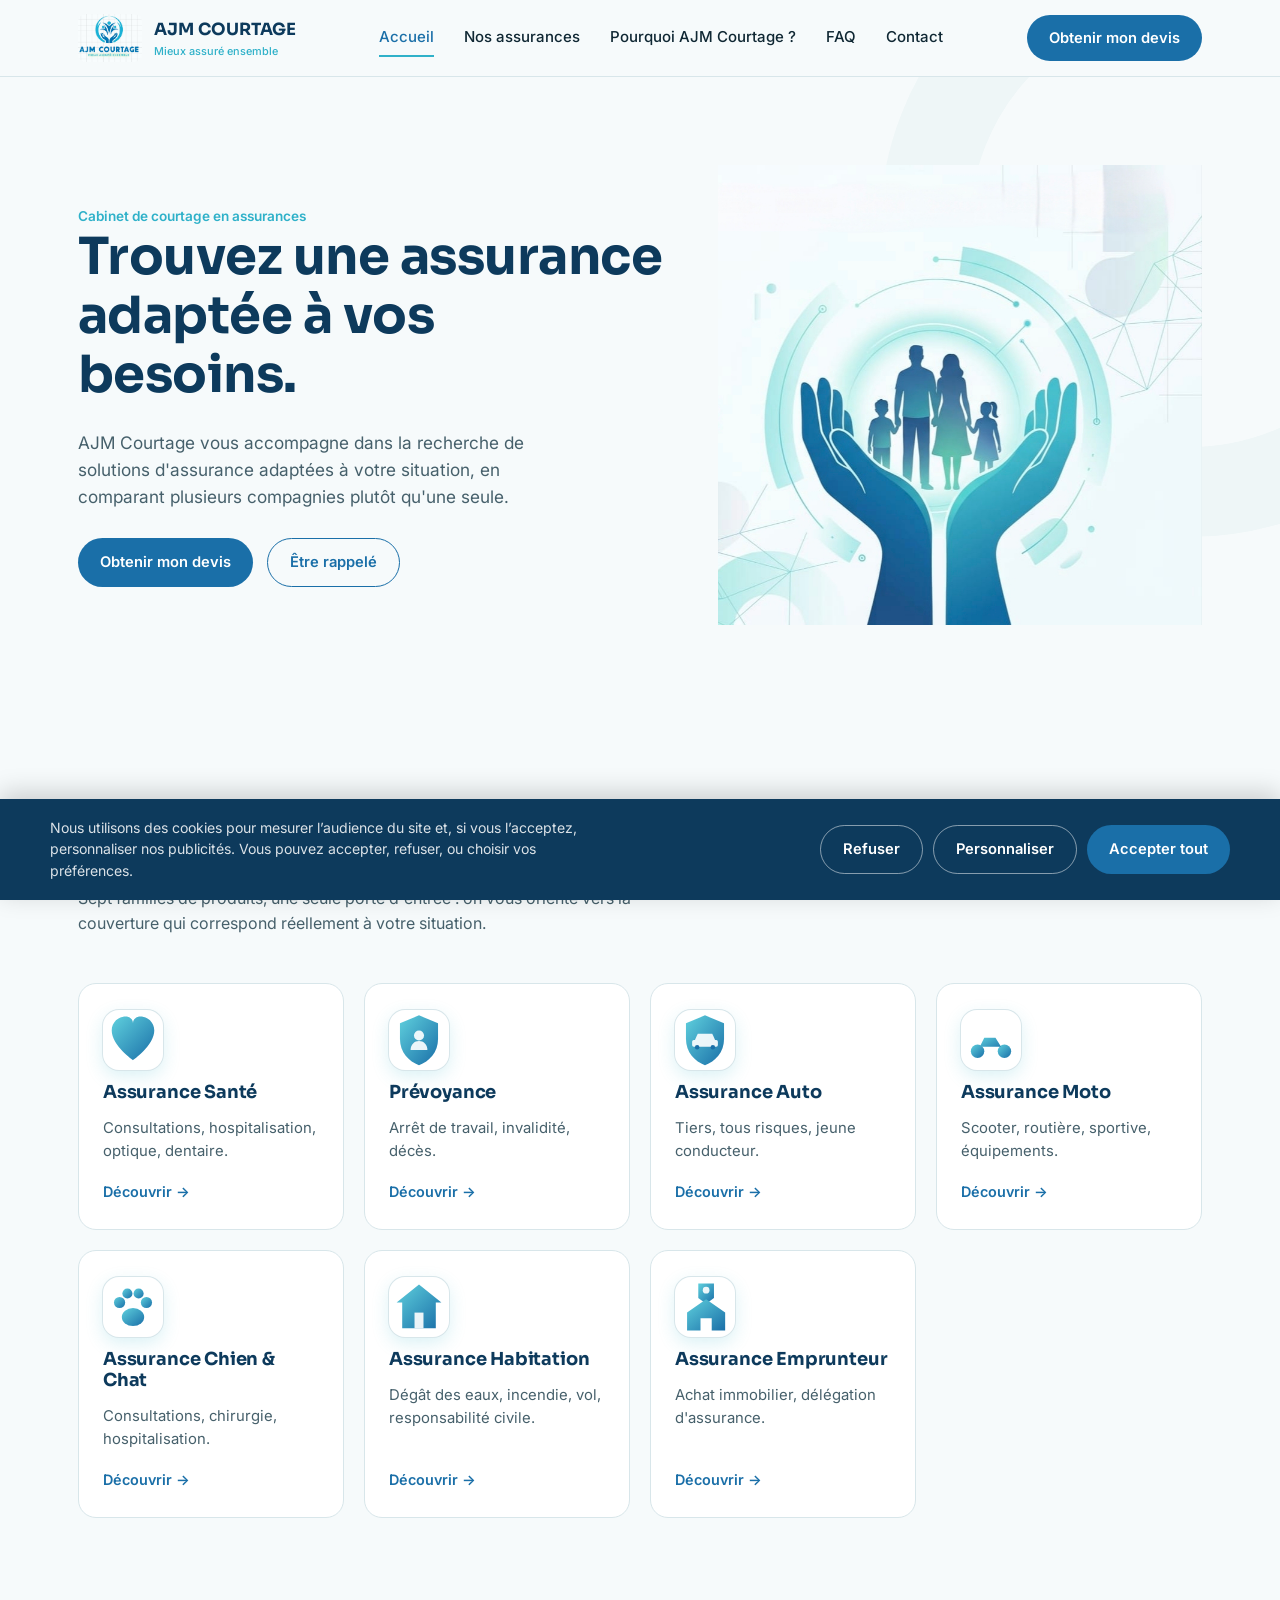
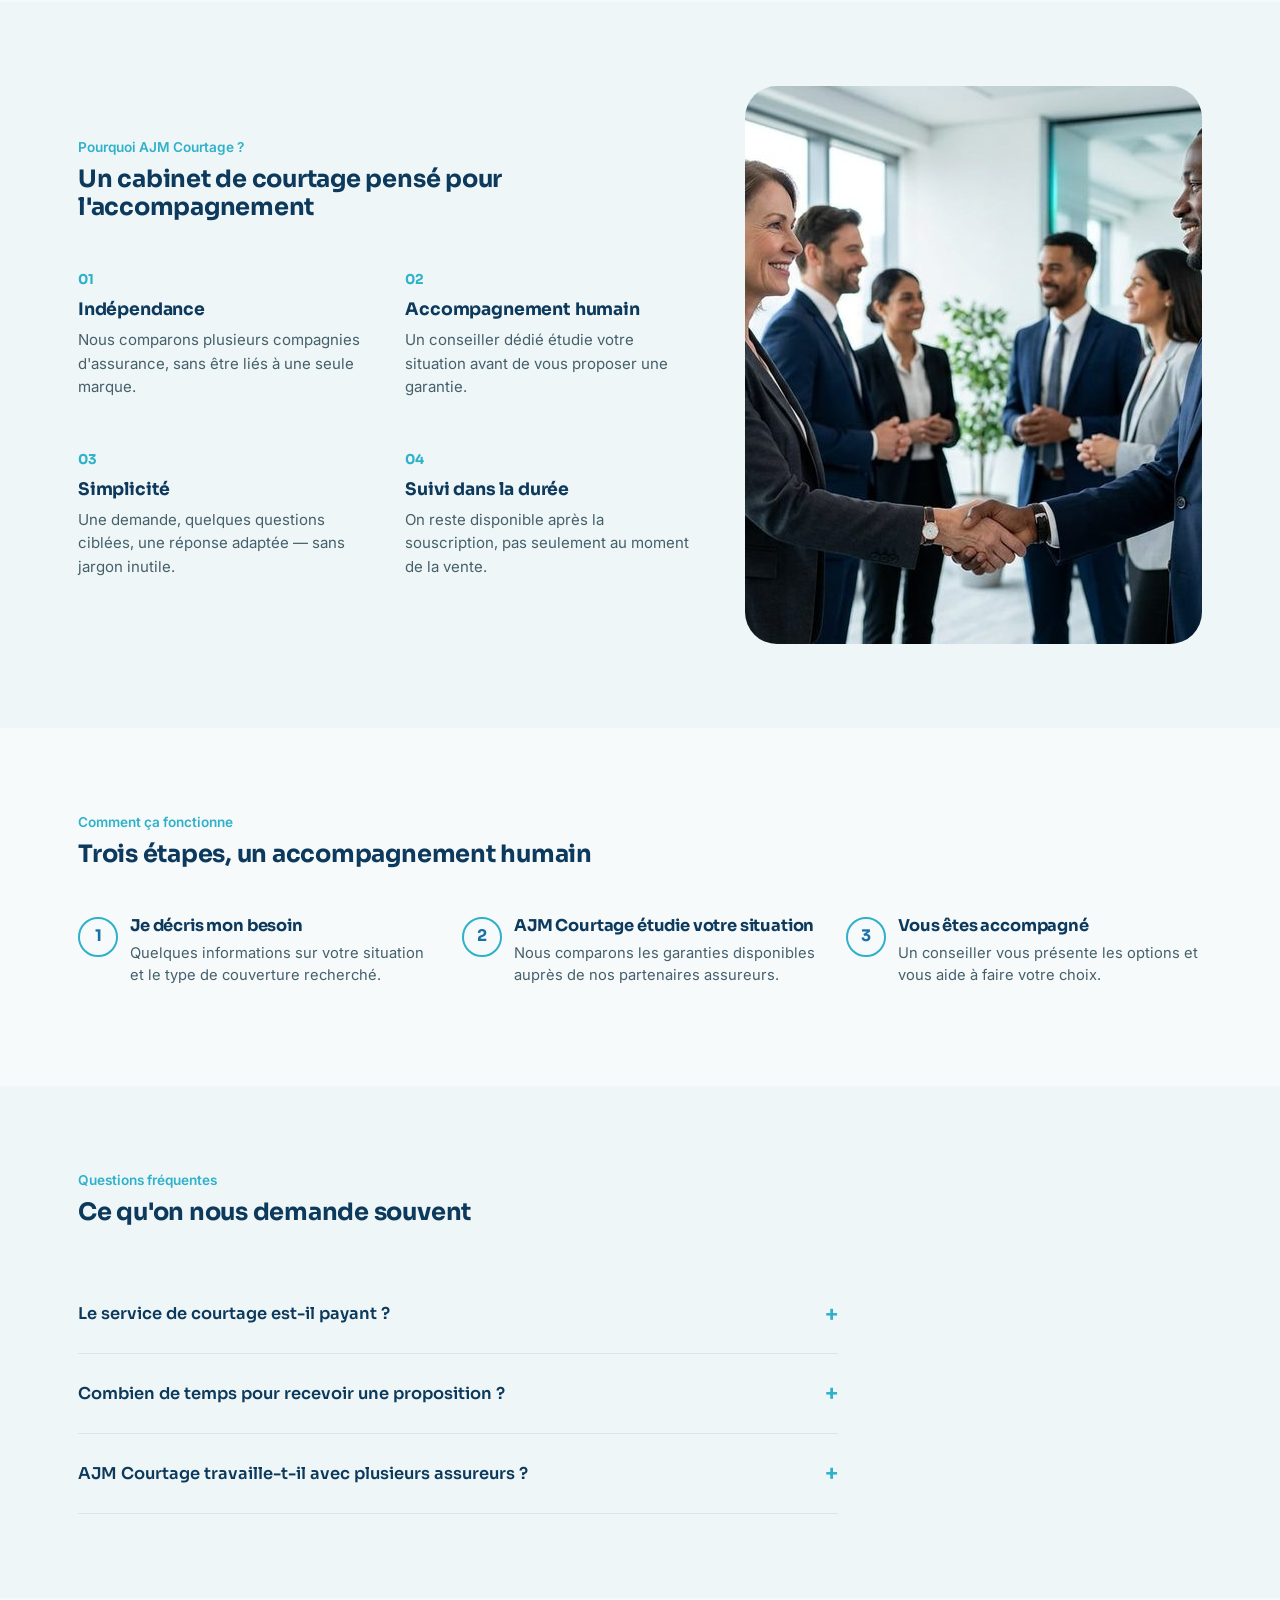
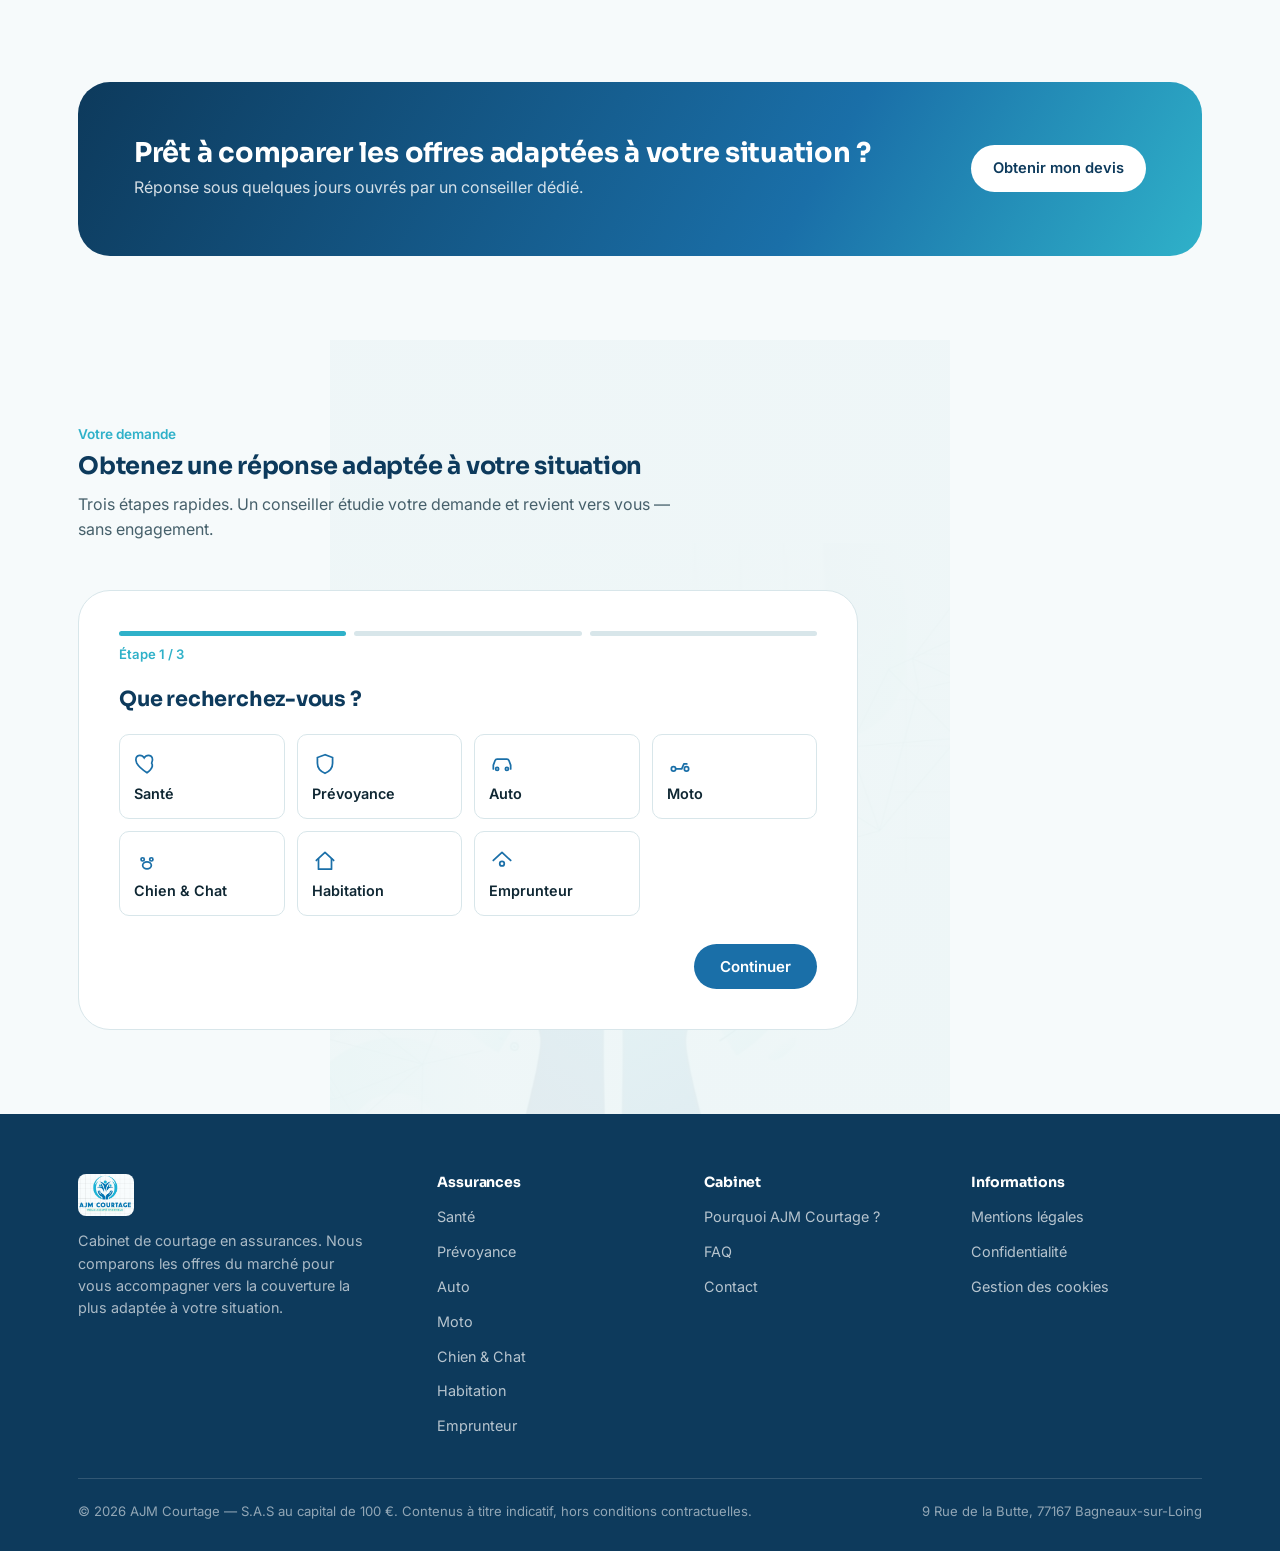
<file: index.html>
<!DOCTYPE html>
<html lang="fr">
<head>
<meta charset="UTF-8" />
<meta name="viewport" content="width=device-width, initial-scale=1.0" />
<title>Courtier en assurances — AJM Courtage</title>
<meta name="description" content="AJM Courtage, cabinet de courtage en assurances : santé, prévoyance, auto, moto, animaux, habitation et emprunteur." />
<link rel="canonical" href="https://ajmcourtages.fr/" />
<meta property="og:type" content="website" />
<meta property="og:site_name" content="AJM Courtage" />
<meta property="og:title" content="Courtier en assurances — AJM Courtage" />
<meta property="og:description" content="AJM Courtage, cabinet de courtage en assurances : santé, prévoyance, auto, moto, animaux, habitation et emprunteur." />
<meta property="og:url" content="https://ajmcourtages.fr/" />
<meta name="twitter:card" content="summary" />
<meta name="twitter:title" content="Courtier en assurances — AJM Courtage" />
<meta name="twitter:description" content="AJM Courtage, cabinet de courtage en assurances : santé, prévoyance, auto, moto, animaux, habitation et emprunteur." />
<link rel="icon" href="assets/logo.jpg" />
<link rel="preconnect" href="https://fonts.googleapis.com">
<link rel="preconnect" href="https://fonts.gstatic.com" crossorigin>
<link href="https://fonts.googleapis.com/css2?family=Sora:wght@500;600;700&family=Inter:wght@400;500;600&display=swap" rel="stylesheet">
<link rel="stylesheet" href="styles.css" />
<!--
  Tracking marketing (GA4 / Meta Pixel / TikTok Pixel) : volontairement PAS
  chargé ici. Ces scripts déposent des cookies non essentiels et ne doivent
  s'exécuter qu'après consentement (RGPD). Voir consent.js, qui affiche le
  bandeau cookies et charge les 3 pixels uniquement si l'utilisateur accepte.
  Les identifiants réels (GA4/Meta/TikTok) sont à renseigner en haut de ce
  fichier, à la place des placeholders indiqués.
-->
</head>
<body data-page="home" data-product="">
<header class="site-header">
  <div class="wrap">
    <a class="brand" href="index.html">
      <img src="assets/logo.jpg" alt="Logo AJM Courtage" />
      <span>
        <span class="brand-name">AJM COURTAGE</span>
        <span class="brand-tag">Mieux assuré ensemble</span>
      </span>
    </a>
    <nav class="main-nav">
      <a href="index.html" class="active">Accueil</a>
<a href="#produits">Nos assurances</a>
<a href="#pourquoi">Pourquoi AJM Courtage ?</a>
<a href="#faq">FAQ</a>
<a href="#contact">Contact</a>

      <a class="btn btn-primary nav-cta-mobile" href="#devis">Obtenir mon devis</a>
    </nav>
    <a class="btn btn-primary header-cta" href="#devis">Obtenir mon devis</a>
    <button class="nav-toggle" aria-label="Menu" aria-expanded="false">☰</button>
  </div>
</header>
<script>
  (function () {
    var btn = document.querySelector(".nav-toggle");
    var nav = document.querySelector(".main-nav");
    if (!btn || !nav) return;
    btn.addEventListener("click", function () {
      var open = nav.classList.toggle("open");
      btn.setAttribute("aria-expanded", open ? "true" : "false");
      btn.textContent = open ? "✕" : "☰";
    });
  })();
</script>

<main>
  <section class="hero">
    <div class="hero-bg-arc" aria-hidden="true"></div>
    <div class="wrap">
      <div>
        <span class="hero-eyebrow">Cabinet de courtage en assurances</span>
        <h1>Trouvez une assurance adaptée à vos besoins.</h1>
        <p class="lead">AJM Courtage vous accompagne dans la recherche de solutions d'assurance adaptées à votre situation, en comparant plusieurs compagnies plutôt qu'une seule.</p>
        <div class="hero-actions">
          <a class="btn btn-primary" href="#devis">Obtenir mon devis</a>
          <a class="btn btn-ghost" href="#devis">Être rappelé</a>
        </div>
      </div>
      <div class="arc-figure"><img src="assets/hero-family-hands.jpg" alt="Une famille protégée, symbolisée par des mains en coupe" /></div>
    </div>
  </section>

  <section id="produits">
    <div class="wrap">
      <div class="section-head">
        <span class="kicker">Nos assurances</span>
        <h2>Une garantie pour chaque étape de votre vie</h2>
        <p>Sept familles de produits, une seule porte d'entrée : on vous oriente vers la couverture qui correspond réellement à votre situation.</p>
      </div>
      <div class="product-grid">
      <a class="product-card" href="assurance-sante.html">
        <div class="product-icon"><svg width="56" height="56" viewBox="0 0 100 100" xmlns="http://www.w3.org/2000/svg"><defs><linearGradient id="pg1" x1="0" y1="0" x2="1" y2="1"><stop offset="0" stop-color="#5fd0dd"/><stop offset="1" stop-color="#1a6fa8"/></linearGradient></defs><g fill="url(#pg1)"><path d="M50 86C50 86 12 60 12 33 12 18 24 8 37 8 44 8 50 13 50 20 50 13 56 8 63 8 76 8 88 18 88 33 88 60 50 86 50 86Z"/></g></svg></div>
        <h3>Assurance Santé</h3>
        <p>Consultations, hospitalisation, optique, dentaire.</p>
        <span class="card-link">Découvrir →</span>
      </a>
      <a class="product-card" href="prevoyance.html">
        <div class="product-icon"><svg width="56" height="56" viewBox="0 0 100 100" xmlns="http://www.w3.org/2000/svg"><defs><linearGradient id="pg2" x1="0" y1="0" x2="1" y2="1"><stop offset="0" stop-color="#5fd0dd"/><stop offset="1" stop-color="#1a6fa8"/></linearGradient></defs><g fill="url(#pg2)"><path d="M50 6 84 20V48C84 72 68 88 50 95 32 88 16 72 16 48V20Z"/><circle cx="50" cy="42" r="9" fill="#fff" opacity="0.9"/><path d="M35 68C35 58 42 52 50 52 58 52 65 58 65 68" fill="#fff" opacity="0.9"/></g></svg></div>
        <h3>Prévoyance</h3>
        <p>Arrêt de travail, invalidité, décès.</p>
        <span class="card-link">Découvrir →</span>
      </a>
      <a class="product-card" href="assurance-auto.html">
        <div class="product-icon"><svg width="56" height="56" viewBox="0 0 100 100" xmlns="http://www.w3.org/2000/svg"><defs><linearGradient id="pg3" x1="0" y1="0" x2="1" y2="1"><stop offset="0" stop-color="#5fd0dd"/><stop offset="1" stop-color="#1a6fa8"/></linearGradient></defs><g fill="url(#pg3)"><path d="M50 6 84 20V48C84 72 68 88 50 95 32 88 16 72 16 48V20Z"/><rect x="27" y="50" width="46" height="12" rx="3" fill="#fff" opacity="0.9"/><path d="M32 50 37 39H63L68 50Z" fill="#fff" opacity="0.9"/><circle cx="36" cy="63" r="4" fill="#1a6fa8"/><circle cx="64" cy="63" r="4" fill="#1a6fa8"/></g></svg></div>
        <h3>Assurance Auto</h3>
        <p>Tiers, tous risques, jeune conducteur.</p>
        <span class="card-link">Découvrir →</span>
      </a>
      <a class="product-card" href="assurance-moto.html">
        <div class="product-icon"><svg width="56" height="56" viewBox="0 0 100 100" xmlns="http://www.w3.org/2000/svg"><defs><linearGradient id="pg4" x1="0" y1="0" x2="1" y2="1"><stop offset="0" stop-color="#5fd0dd"/><stop offset="1" stop-color="#1a6fa8"/></linearGradient></defs><g fill="url(#pg4)"><circle cx="26" cy="70" r="12"/><circle cx="74" cy="70" r="12"/><path d="M26 70 38 46H58L68 62H30Z"/></g></svg></div>
        <h3>Assurance Moto</h3>
        <p>Scooter, routière, sportive, équipements.</p>
        <span class="card-link">Découvrir →</span>
      </a>
      <a class="product-card" href="assurance-chien-chat.html">
        <div class="product-icon"><svg width="56" height="56" viewBox="0 0 100 100" xmlns="http://www.w3.org/2000/svg"><defs><linearGradient id="pg5" x1="0" y1="0" x2="1" y2="1"><stop offset="0" stop-color="#5fd0dd"/><stop offset="1" stop-color="#1a6fa8"/></linearGradient></defs><g fill="url(#pg5)"><ellipse cx="50" cy="68" rx="20" ry="16"/><circle cx="26" cy="42" r="10"/><circle cx="74" cy="42" r="10"/><circle cx="40" cy="26" r="9"/><circle cx="60" cy="26" r="9"/></g></svg></div>
        <h3>Assurance Chien & Chat</h3>
        <p>Consultations, chirurgie, hospitalisation.</p>
        <span class="card-link">Découvrir →</span>
      </a>
      <a class="product-card" href="assurance-habitation.html">
        <div class="product-icon"><svg width="56" height="56" viewBox="0 0 100 100" xmlns="http://www.w3.org/2000/svg"><defs><linearGradient id="pg6" x1="0" y1="0" x2="1" y2="1"><stop offset="0" stop-color="#5fd0dd"/><stop offset="1" stop-color="#1a6fa8"/></linearGradient></defs><g fill="url(#pg6)"><path d="M50 10 90 42H80V88H20V42H10Z"/><rect x="42" y="60" width="16" height="28" fill="#fff" opacity="0.9"/></g></svg></div>
        <h3>Assurance Habitation</h3>
        <p>Dégât des eaux, incendie, vol, responsabilité civile.</p>
        <span class="card-link">Découvrir →</span>
      </a>
      <a class="product-card" href="assurance-emprunteur.html">
        <div class="product-icon"><svg width="56" height="56" viewBox="0 0 100 100" xmlns="http://www.w3.org/2000/svg"><defs><linearGradient id="pg7" x1="0" y1="0" x2="1" y2="1"><stop offset="0" stop-color="#5fd0dd"/><stop offset="1" stop-color="#1a6fa8"/></linearGradient></defs><g fill="url(#pg7)"><path d="M38 8H66V34L52 44 38 34Z"/><circle cx="52" cy="20" r="6" fill="#fff" opacity="0.9"/><path d="M18 92V60L52 36 86 60V92H62V70H42V92Z"/></g></svg></div>
        <h3>Assurance Emprunteur</h3>
        <p>Achat immobilier, délégation d'assurance.</p>
        <span class="card-link">Découvrir →</span>
      </a>
      </div>
    </div>
  </section>

  <section id="pourquoi" class="section-alt">
    <div class="wrap pourquoi-grid">
      <div>
        <div class="section-head">
          <span class="kicker">Pourquoi AJM Courtage ?</span>
          <h2>Un cabinet de courtage pensé pour l'accompagnement</h2>
        </div>
        <div class="reasons">
          <div class="reason"><div class="num">01</div><h3>Indépendance</h3><p>Nous comparons plusieurs compagnies d'assurance, sans être liés à une seule marque.</p></div>
<div class="reason"><div class="num">02</div><h3>Accompagnement humain</h3><p>Un conseiller dédié étudie votre situation avant de vous proposer une garantie.</p></div>
<div class="reason"><div class="num">03</div><h3>Simplicité</h3><p>Une demande, quelques questions ciblées, une réponse adaptée — sans jargon inutile.</p></div>
<div class="reason"><div class="num">04</div><h3>Suivi dans la durée</h3><p>On reste disponible après la souscription, pas seulement au moment de la vente.</p></div>

        </div>
      </div>
      <div class="pourquoi-photo">
        <img src="assets/trust-handshake.jpg" alt="Un conseiller AJM Courtage accueille un nouveau partenaire" loading="lazy" width="1000" height="558">
      </div>
    </div>
  </section>

  <section>
    <div class="wrap">
      <div class="section-head">
        <span class="kicker">Comment ça fonctionne</span>
        <h2>Trois étapes, un accompagnement humain</h2>
      </div>
      <div class="steps">
        <div class="step"><h3>Je décris mon besoin</h3><p>Quelques informations sur votre situation et le type de couverture recherché.</p></div>
<div class="step"><h3>AJM Courtage étudie votre situation</h3><p>Nous comparons les garanties disponibles auprès de nos partenaires assureurs.</p></div>
<div class="step"><h3>Vous êtes accompagné</h3><p>Un conseiller vous présente les options et vous aide à faire votre choix.</p></div>

      </div>
    </div>
  </section>

  <section id="faq" class="section-alt">
    <div class="wrap">
      <div class="section-head">
        <span class="kicker">Questions fréquentes</span>
        <h2>Ce qu'on nous demande souvent</h2>
      </div>
      <div class="faq-list">
        <details class="faq-item"><summary>Le service de courtage est-il payant ?</summary><p>Non, la mise en relation et la comparaison des offres sont gratuites. Nous sommes rémunérés par les compagnies d'assurance, comme tout courtier.</p></details>
<details class="faq-item"><summary>Combien de temps pour recevoir une proposition ?</summary><p>Après votre demande, un conseiller revient vers vous pour affiner votre besoin, puis vous transmet une proposition adaptée à votre situation.</p></details>
<details class="faq-item"><summary>AJM Courtage travaille-t-il avec plusieurs assureurs ?</summary><p>Oui, notre rôle de courtier consiste justement à comparer plusieurs compagnies pour identifier l'offre la plus pertinente pour vous.</p></details>

      </div>
    </div>
  </section>

  <section>
    <div class="wrap">
      <div class="cta-band">
        <div>
          <h2>Prêt à comparer les offres adaptées à votre situation ?</h2>
          <p>Réponse sous quelques jours ouvrés par un conseiller dédié.</p>
        </div>
        <a class="btn btn-primary" href="#devis">Obtenir mon devis</a>
      </div>
    </div>
  </section>

  <section id="devis" class="section-alt devis-section">
    <div class="wrap">
      <div class="section-head">
        <span class="kicker">Votre demande</span>
        <h2>Obtenez une réponse adaptée à votre situation</h2>
        <p>Trois étapes rapides. Un conseiller étudie votre demande et revient vers vous — sans engagement.</p>
      </div>
      <div id="lead-form" class="lead-form" data-preselect=""></div>
    </div>
  </section>

</main>
<footer id="contact">
  <div class="wrap">
    <div class="footer-grid">
      <div class="footer-brand">
        <img src="assets/logo.jpg" alt="Logo AJM Courtage" />
        <p>Cabinet de courtage en assurances. Nous comparons les offres du marché pour vous accompagner vers la couverture la plus adaptée à votre situation.</p>
      </div>
      <div>
        <h4>Assurances</h4>
        <ul><li><a href="assurance-sante.html">Santé</a></li>
<li><a href="prevoyance.html">Prévoyance</a></li>
<li><a href="assurance-auto.html">Auto</a></li>
<li><a href="assurance-moto.html">Moto</a></li>
<li><a href="assurance-chien-chat.html">Chien & Chat</a></li>
<li><a href="assurance-habitation.html">Habitation</a></li>
<li><a href="assurance-emprunteur.html">Emprunteur</a></li></ul>
      </div>
      <div>
        <h4>Cabinet</h4>
        <ul>
          <li><a href="index.html#pourquoi">Pourquoi AJM Courtage ?</a></li>
          <li><a href="index.html#faq">FAQ</a></li>
          <li><a href="#contact">Contact</a></li>
        </ul>
      </div>
      <div>
        <h4>Informations</h4>
        <ul>
          <li><a href="mentions-legales.html">Mentions légales</a></li>
          <li><a href="confidentialite.html">Confidentialité</a></li>
          <li><a href="cookies.html">Gestion des cookies</a></li>
        </ul>
      </div>
    </div>
    <div class="footer-bottom">
      <span>© 2026 AJM Courtage — S.A.S au capital de 100 €. Contenus à titre indicatif, hors conditions contractuelles.</span>
      <span>9 Rue de la Butte, 77167 Bagneaux-sur-Loing</span>
    </div>
  </div>
</footer>
<script src="consent.js" defer></script>
<script src="tracking.js" defer></script>
<script src="form.js" defer></script>
</body>
</html>
</file>
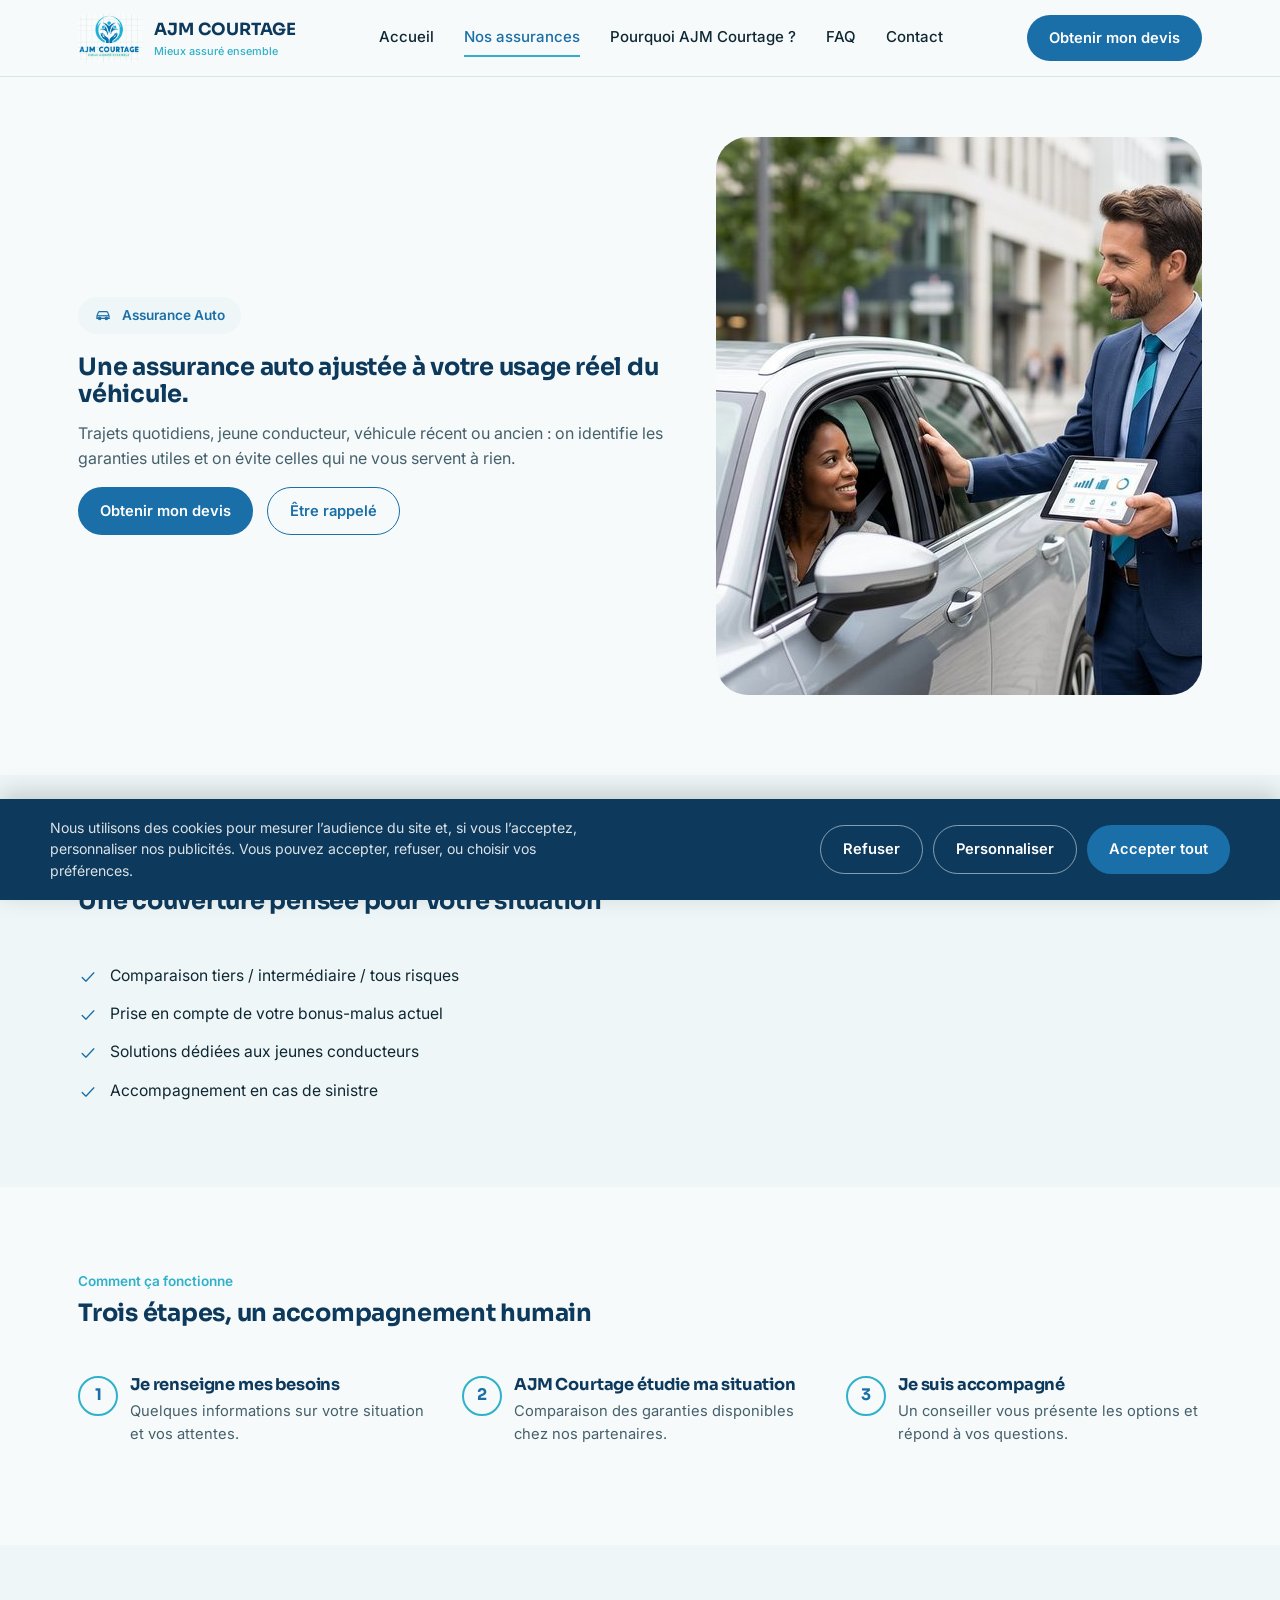
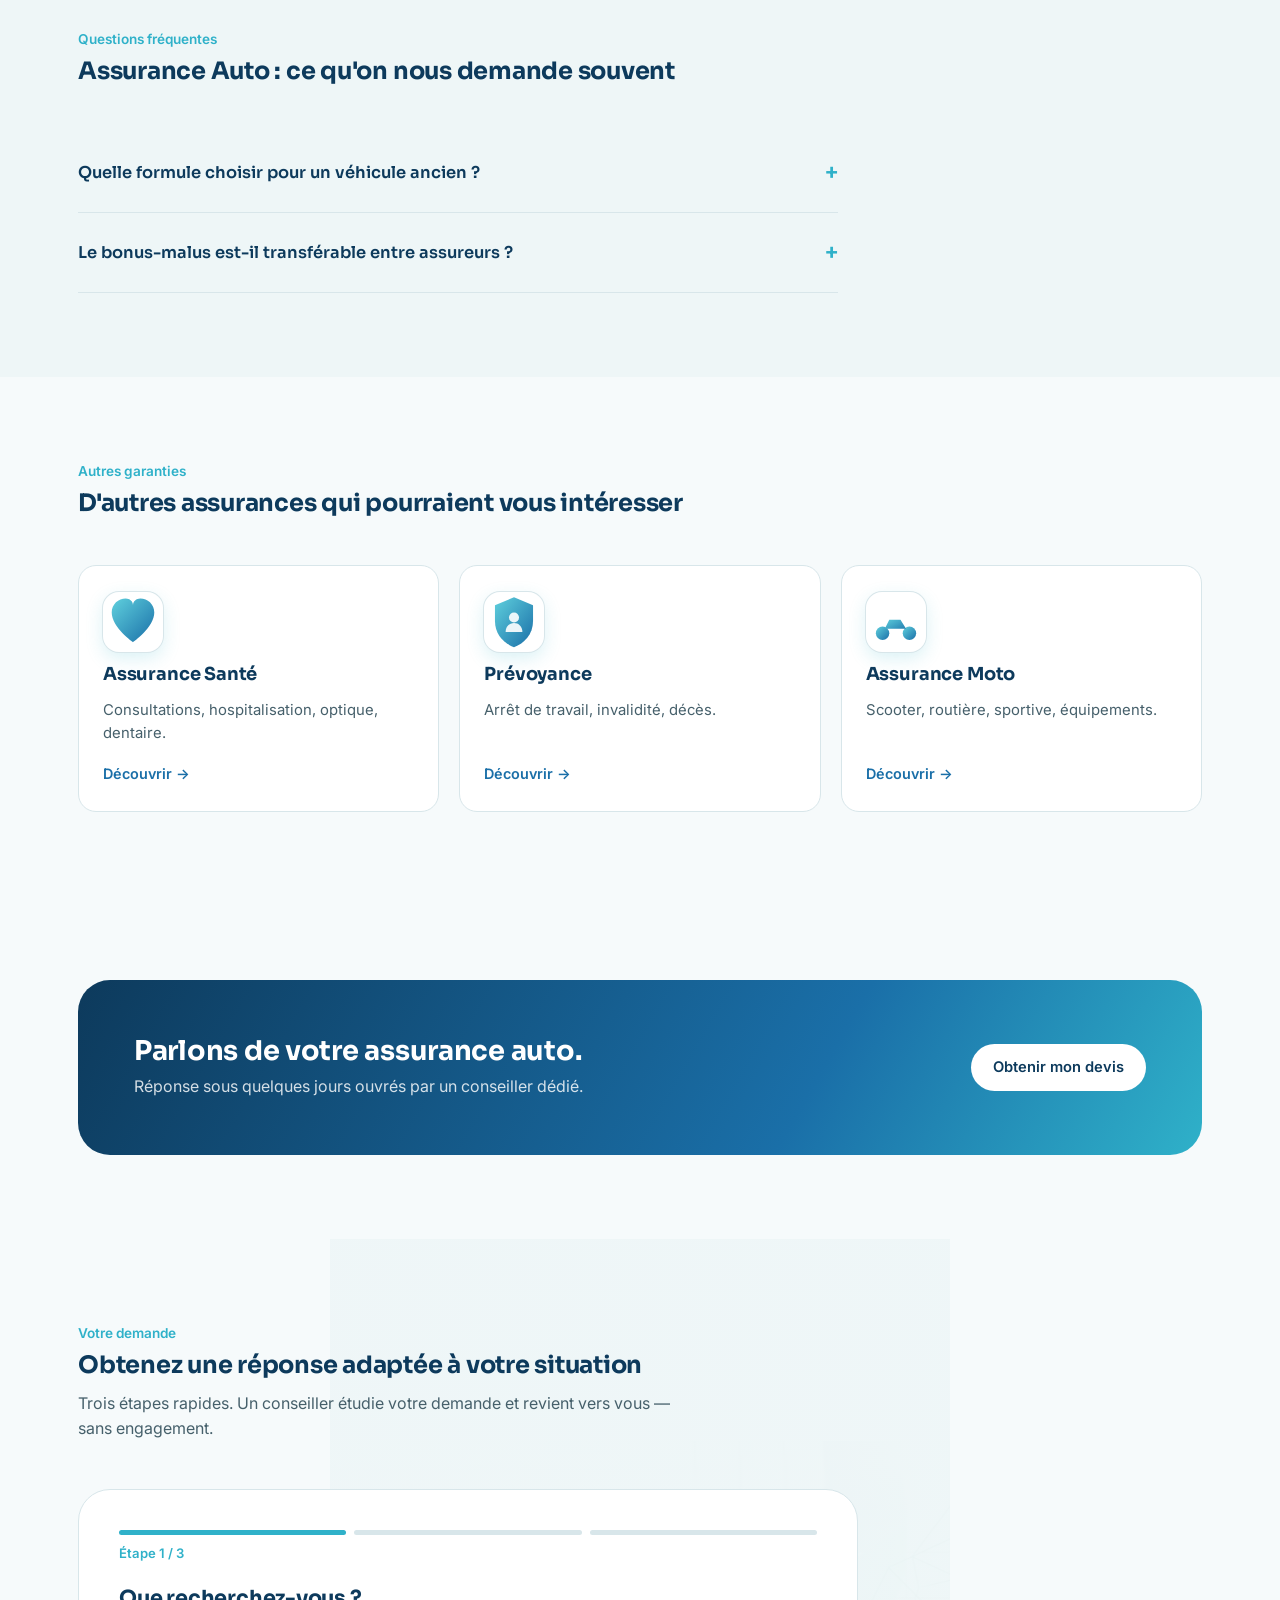
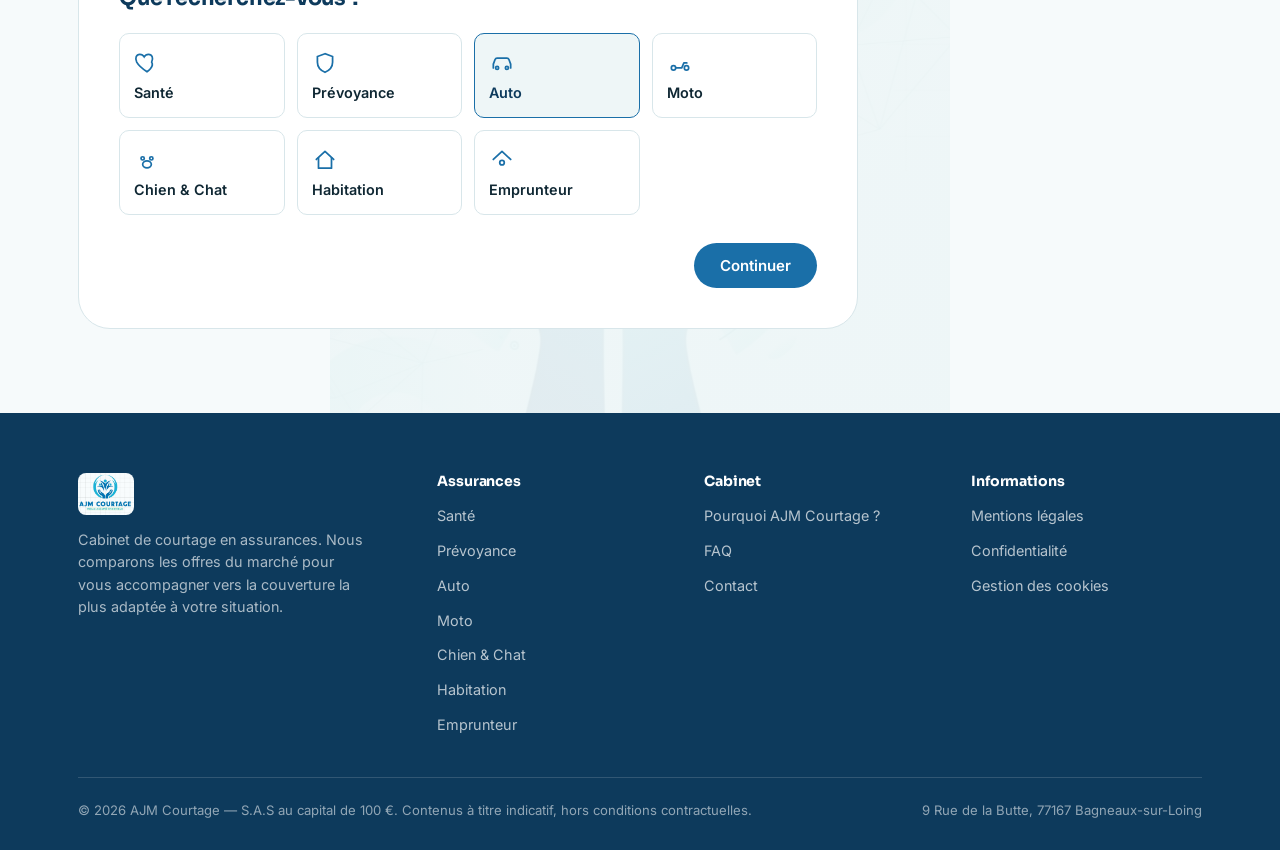
<file: assurance-auto.html>
<!DOCTYPE html>
<html lang="fr">
<head>
<meta charset="UTF-8" />
<meta name="viewport" content="width=device-width, initial-scale=1.0" />
<title>Assurance Auto — AJM Courtage</title>
<meta name="description" content="Trajets quotidiens, jeune conducteur, véhicule récent ou ancien : on identifie les garanties utiles et on évite celles qui ne vous servent à rien." />
<link rel="canonical" href="https://ajmcourtages.fr/assurance-auto.html" />
<meta property="og:type" content="website" />
<meta property="og:site_name" content="AJM Courtage" />
<meta property="og:title" content="Assurance Auto — AJM Courtage" />
<meta property="og:description" content="Trajets quotidiens, jeune conducteur, véhicule récent ou ancien : on identifie les garanties utiles et on évite celles qui ne vous servent à rien." />
<meta property="og:url" content="https://ajmcourtages.fr/assurance-auto.html" />
<meta name="twitter:card" content="summary" />
<meta name="twitter:title" content="Assurance Auto — AJM Courtage" />
<meta name="twitter:description" content="Trajets quotidiens, jeune conducteur, véhicule récent ou ancien : on identifie les garanties utiles et on évite celles qui ne vous servent à rien." />
<link rel="icon" href="assets/logo.jpg" />
<link rel="preconnect" href="https://fonts.googleapis.com">
<link rel="preconnect" href="https://fonts.gstatic.com" crossorigin>
<link href="https://fonts.googleapis.com/css2?family=Sora:wght@500;600;700&family=Inter:wght@400;500;600&display=swap" rel="stylesheet">
<link rel="stylesheet" href="styles.css" />
<!--
  Tracking marketing (GA4 / Meta Pixel / TikTok Pixel) : volontairement PAS
  chargé ici. Ces scripts déposent des cookies non essentiels et ne doivent
  s'exécuter qu'après consentement (RGPD). Voir consent.js, qui affiche le
  bandeau cookies et charge les 3 pixels uniquement si l'utilisateur accepte.
  Les identifiants réels (GA4/Meta/TikTok) sont à renseigner en haut de ce
  fichier, à la place des placeholders indiqués.
-->
</head>
<body data-page="assurance-auto" data-product="assurance-auto">
<header class="site-header">
  <div class="wrap">
    <a class="brand" href="index.html">
      <img src="assets/logo.jpg" alt="Logo AJM Courtage" />
      <span>
        <span class="brand-name">AJM COURTAGE</span>
        <span class="brand-tag">Mieux assuré ensemble</span>
      </span>
    </a>
    <nav class="main-nav">
      <a href="index.html">Accueil</a>
<a href="#produits" class="active">Nos assurances</a>
<a href="#pourquoi">Pourquoi AJM Courtage ?</a>
<a href="#faq">FAQ</a>
<a href="#contact">Contact</a>

      <a class="btn btn-primary nav-cta-mobile" href="#devis">Obtenir mon devis</a>
    </nav>
    <a class="btn btn-primary header-cta" href="#devis">Obtenir mon devis</a>
    <button class="nav-toggle" aria-label="Menu" aria-expanded="false">☰</button>
  </div>
</header>
<script>
  (function () {
    var btn = document.querySelector(".nav-toggle");
    var nav = document.querySelector(".main-nav");
    if (!btn || !nav) return;
    btn.addEventListener("click", function () {
      var open = nav.classList.toggle("open");
      btn.setAttribute("aria-expanded", open ? "true" : "false");
      btn.textContent = open ? "✕" : "☰";
    });
  })();
</script>

<main>
  <section class="product-hero">
    <div class="wrap product-hero-grid">
      <div>
        <span class="badge"><svg width="18" height="18" viewBox="0 0 24 24" fill="none" stroke="#1a6fa8" stroke-width="1.6"><path d="M4 16.5V13l1.6-4.2A2 2 0 0 1 7.5 7.5h9a2 2 0 0 1 1.9 1.3L20 13v3.5" stroke-linecap="round" stroke-linejoin="round"/><path d="M4 16.5h16" stroke-linecap="round"/><circle cx="7.5" cy="16.5" r="1.6"/><circle cx="16.5" cy="16.5" r="1.6"/><path d="M4 13h16" /></svg> Assurance Auto</span>
        <h1>Une assurance auto ajustée à votre usage réel du véhicule.</h1>
        <p class="lead">Trajets quotidiens, jeune conducteur, véhicule récent ou ancien : on identifie les garanties utiles et on évite celles qui ne vous servent à rien.</p>
        <div class="hero-actions">
          <a class="btn btn-primary" href="#devis">Obtenir mon devis</a>
          <a class="btn btn-ghost" href="#devis">Être rappelé</a>
        </div>
      </div>
      <div class="product-hero-photo">
        <img src="assets/hero-auto.jpg" alt="Assurance Auto — AJM Courtage" loading="lazy" width="1000" height="558">
      </div>
    </div>
  </section>

  <section class="section-alt">
    <div class="wrap">
      <div class="section-head">
        <span class="kicker">Ce que couvre cette garantie</span>
        <h2>Une couverture pensée pour votre situation</h2>
      </div>
      <ul class="benefits-list">
        <li><svg width="20" height="20" viewBox="0 0 24 24" fill="none" stroke="#1a6fa8" stroke-width="1.6"><path d="M5 12.5 9.5 17 19 7" stroke-linecap="round" stroke-linejoin="round"/></svg><span>Comparaison tiers / intermédiaire / tous risques</span></li>
<li><svg width="20" height="20" viewBox="0 0 24 24" fill="none" stroke="#1a6fa8" stroke-width="1.6"><path d="M5 12.5 9.5 17 19 7" stroke-linecap="round" stroke-linejoin="round"/></svg><span>Prise en compte de votre bonus-malus actuel</span></li>
<li><svg width="20" height="20" viewBox="0 0 24 24" fill="none" stroke="#1a6fa8" stroke-width="1.6"><path d="M5 12.5 9.5 17 19 7" stroke-linecap="round" stroke-linejoin="round"/></svg><span>Solutions dédiées aux jeunes conducteurs</span></li>
<li><svg width="20" height="20" viewBox="0 0 24 24" fill="none" stroke="#1a6fa8" stroke-width="1.6"><path d="M5 12.5 9.5 17 19 7" stroke-linecap="round" stroke-linejoin="round"/></svg><span>Accompagnement en cas de sinistre</span></li>

      </ul>
    </div>
  </section>

  <section>
    <div class="wrap">
      <div class="section-head">
        <span class="kicker">Comment ça fonctionne</span>
        <h2>Trois étapes, un accompagnement humain</h2>
      </div>
      <div class="steps">
        <div class="step"><h3>Je renseigne mes besoins</h3><p>Quelques informations sur votre situation et vos attentes.</p></div>
        <div class="step"><h3>AJM Courtage étudie ma situation</h3><p>Comparaison des garanties disponibles chez nos partenaires.</p></div>
        <div class="step"><h3>Je suis accompagné</h3><p>Un conseiller vous présente les options et répond à vos questions.</p></div>
      </div>
    </div>
  </section>

  <section id="faq" class="section-alt">
    <div class="wrap">
      <div class="section-head">
        <span class="kicker">Questions fréquentes</span>
        <h2>Assurance Auto : ce qu'on nous demande souvent</h2>
      </div>
      <div class="faq-list">
        <details class="faq-item"><summary>Quelle formule choisir pour un véhicule ancien ?</summary><p>Pour un véhicule dont la valeur est faible, une formule au tiers ou intermédiaire est souvent plus pertinente qu'une tous risques. On l'évalue ensemble selon votre situation.</p></details>
<details class="faq-item"><summary>Le bonus-malus est-il transférable entre assureurs ?</summary><p>Oui, votre coefficient bonus-malus vous suit d'un assureur à l'autre grâce au relevé d'information fourni par votre assureur actuel.</p></details>

      </div>
    </div>
  </section>

  <section>
    <div class="wrap">
      <div class="section-head">
        <span class="kicker">Autres garanties</span>
        <h2>D'autres assurances qui pourraient vous intéresser</h2>
      </div>
      <div class="product-grid">
      <a class="product-card" href="assurance-sante.html">
        <div class="product-icon"><svg width="56" height="56" viewBox="0 0 100 100" xmlns="http://www.w3.org/2000/svg"><defs><linearGradient id="pg14" x1="0" y1="0" x2="1" y2="1"><stop offset="0" stop-color="#5fd0dd"/><stop offset="1" stop-color="#1a6fa8"/></linearGradient></defs><g fill="url(#pg14)"><path d="M50 86C50 86 12 60 12 33 12 18 24 8 37 8 44 8 50 13 50 20 50 13 56 8 63 8 76 8 88 18 88 33 88 60 50 86 50 86Z"/></g></svg></div>
        <h3>Assurance Santé</h3>
        <p>Consultations, hospitalisation, optique, dentaire.</p>
        <span class="card-link">Découvrir →</span>
      </a>
      <a class="product-card" href="prevoyance.html">
        <div class="product-icon"><svg width="56" height="56" viewBox="0 0 100 100" xmlns="http://www.w3.org/2000/svg"><defs><linearGradient id="pg15" x1="0" y1="0" x2="1" y2="1"><stop offset="0" stop-color="#5fd0dd"/><stop offset="1" stop-color="#1a6fa8"/></linearGradient></defs><g fill="url(#pg15)"><path d="M50 6 84 20V48C84 72 68 88 50 95 32 88 16 72 16 48V20Z"/><circle cx="50" cy="42" r="9" fill="#fff" opacity="0.9"/><path d="M35 68C35 58 42 52 50 52 58 52 65 58 65 68" fill="#fff" opacity="0.9"/></g></svg></div>
        <h3>Prévoyance</h3>
        <p>Arrêt de travail, invalidité, décès.</p>
        <span class="card-link">Découvrir →</span>
      </a>
      <a class="product-card" href="assurance-moto.html">
        <div class="product-icon"><svg width="56" height="56" viewBox="0 0 100 100" xmlns="http://www.w3.org/2000/svg"><defs><linearGradient id="pg16" x1="0" y1="0" x2="1" y2="1"><stop offset="0" stop-color="#5fd0dd"/><stop offset="1" stop-color="#1a6fa8"/></linearGradient></defs><g fill="url(#pg16)"><circle cx="26" cy="70" r="12"/><circle cx="74" cy="70" r="12"/><path d="M26 70 38 46H58L68 62H30Z"/></g></svg></div>
        <h3>Assurance Moto</h3>
        <p>Scooter, routière, sportive, équipements.</p>
        <span class="card-link">Découvrir →</span>
      </a>
      </div>
    </div>
  </section>

  <section>
    <div class="wrap">
      <div class="cta-band">
        <div>
          <h2>Parlons de votre assurance auto.</h2>
          <p>Réponse sous quelques jours ouvrés par un conseiller dédié.</p>
        </div>
        <a class="btn btn-primary" href="#devis">Obtenir mon devis</a>
      </div>
    </div>
  </section>

  <section id="devis" class="section-alt devis-section">
    <div class="wrap">
      <div class="section-head">
        <span class="kicker">Votre demande</span>
        <h2>Obtenez une réponse adaptée à votre situation</h2>
        <p>Trois étapes rapides. Un conseiller étudie votre demande et revient vers vous — sans engagement.</p>
      </div>
      <div id="lead-form" class="lead-form" data-preselect="assurance-auto"></div>
    </div>
  </section>

</main>
<footer id="contact">
  <div class="wrap">
    <div class="footer-grid">
      <div class="footer-brand">
        <img src="assets/logo.jpg" alt="Logo AJM Courtage" />
        <p>Cabinet de courtage en assurances. Nous comparons les offres du marché pour vous accompagner vers la couverture la plus adaptée à votre situation.</p>
      </div>
      <div>
        <h4>Assurances</h4>
        <ul><li><a href="assurance-sante.html">Santé</a></li>
<li><a href="prevoyance.html">Prévoyance</a></li>
<li><a href="assurance-auto.html">Auto</a></li>
<li><a href="assurance-moto.html">Moto</a></li>
<li><a href="assurance-chien-chat.html">Chien & Chat</a></li>
<li><a href="assurance-habitation.html">Habitation</a></li>
<li><a href="assurance-emprunteur.html">Emprunteur</a></li></ul>
      </div>
      <div>
        <h4>Cabinet</h4>
        <ul>
          <li><a href="index.html#pourquoi">Pourquoi AJM Courtage ?</a></li>
          <li><a href="index.html#faq">FAQ</a></li>
          <li><a href="#contact">Contact</a></li>
        </ul>
      </div>
      <div>
        <h4>Informations</h4>
        <ul>
          <li><a href="mentions-legales.html">Mentions légales</a></li>
          <li><a href="confidentialite.html">Confidentialité</a></li>
          <li><a href="cookies.html">Gestion des cookies</a></li>
        </ul>
      </div>
    </div>
    <div class="footer-bottom">
      <span>© 2026 AJM Courtage — S.A.S au capital de 100 €. Contenus à titre indicatif, hors conditions contractuelles.</span>
      <span>9 Rue de la Butte, 77167 Bagneaux-sur-Loing</span>
    </div>
  </div>
</footer>
<script src="consent.js" defer></script>
<script src="tracking.js" defer></script>
<script src="form.js" defer></script>
</body>
</html>
</file>
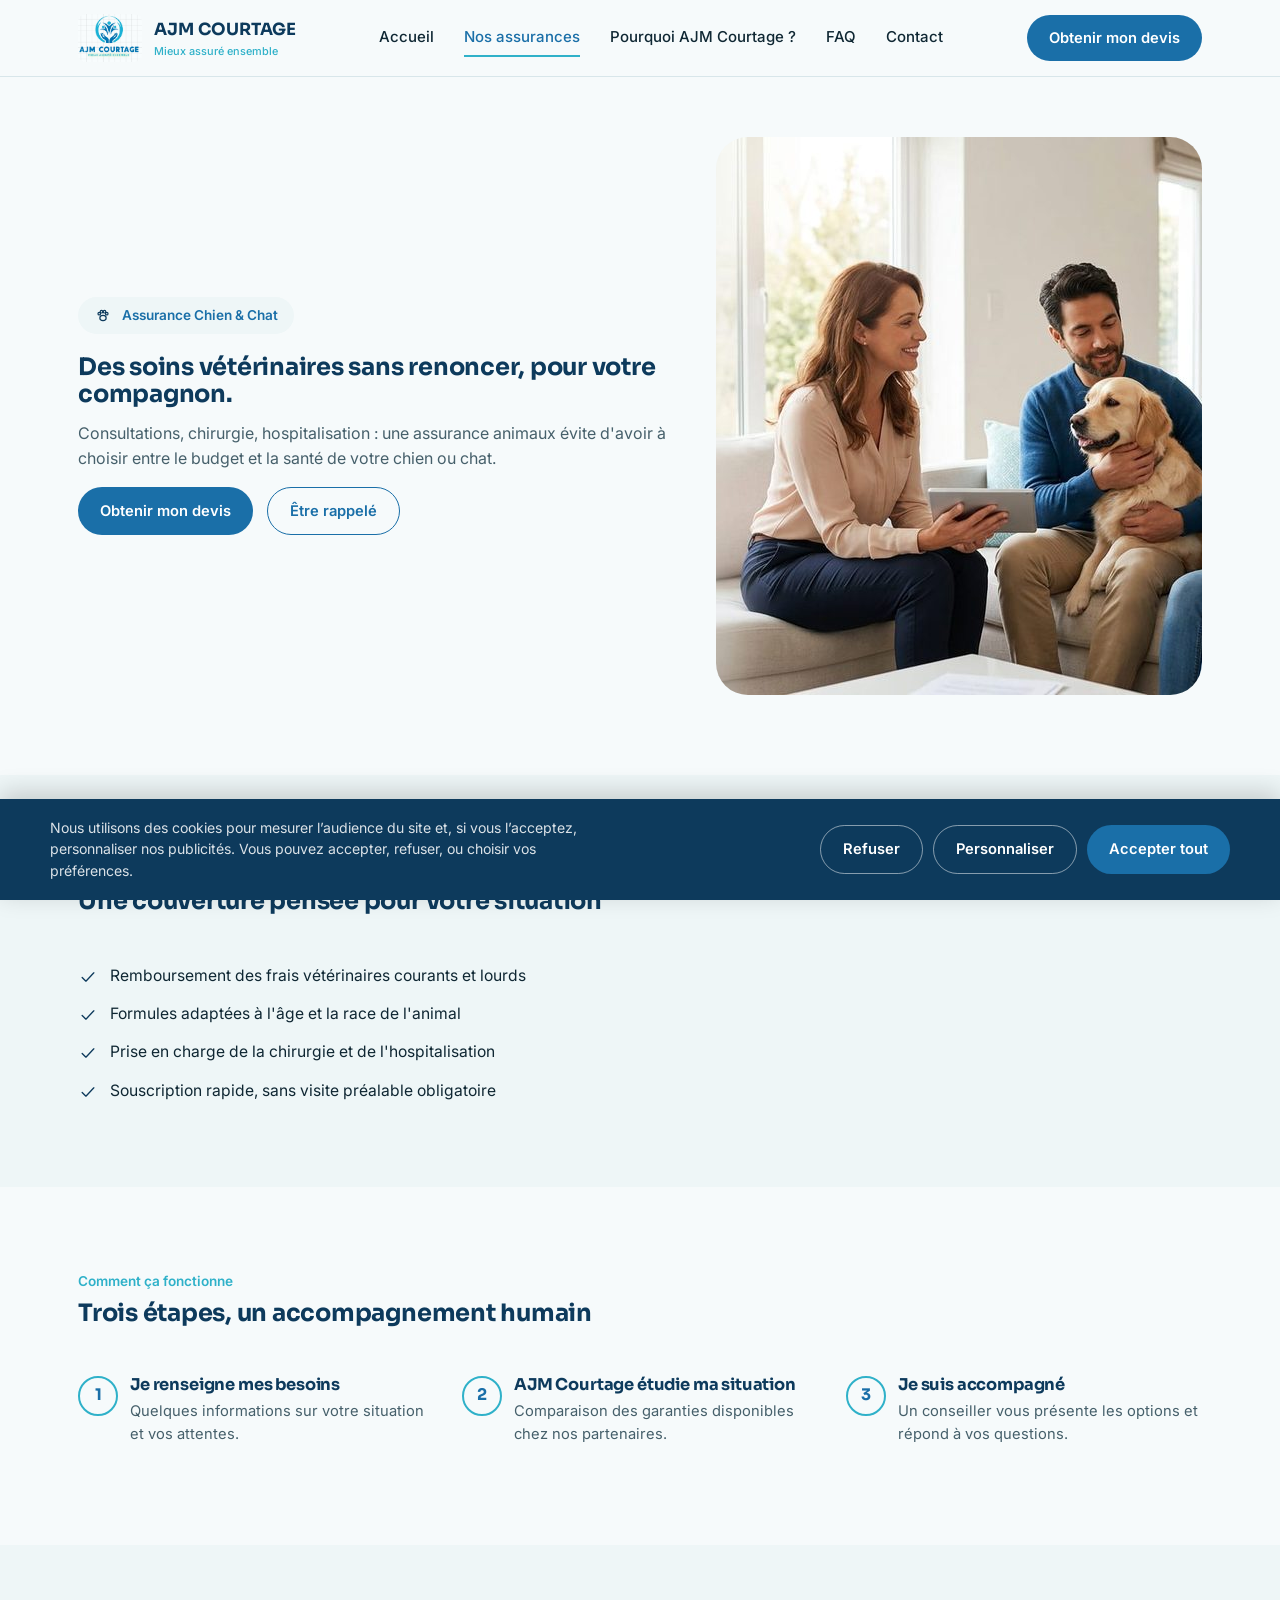
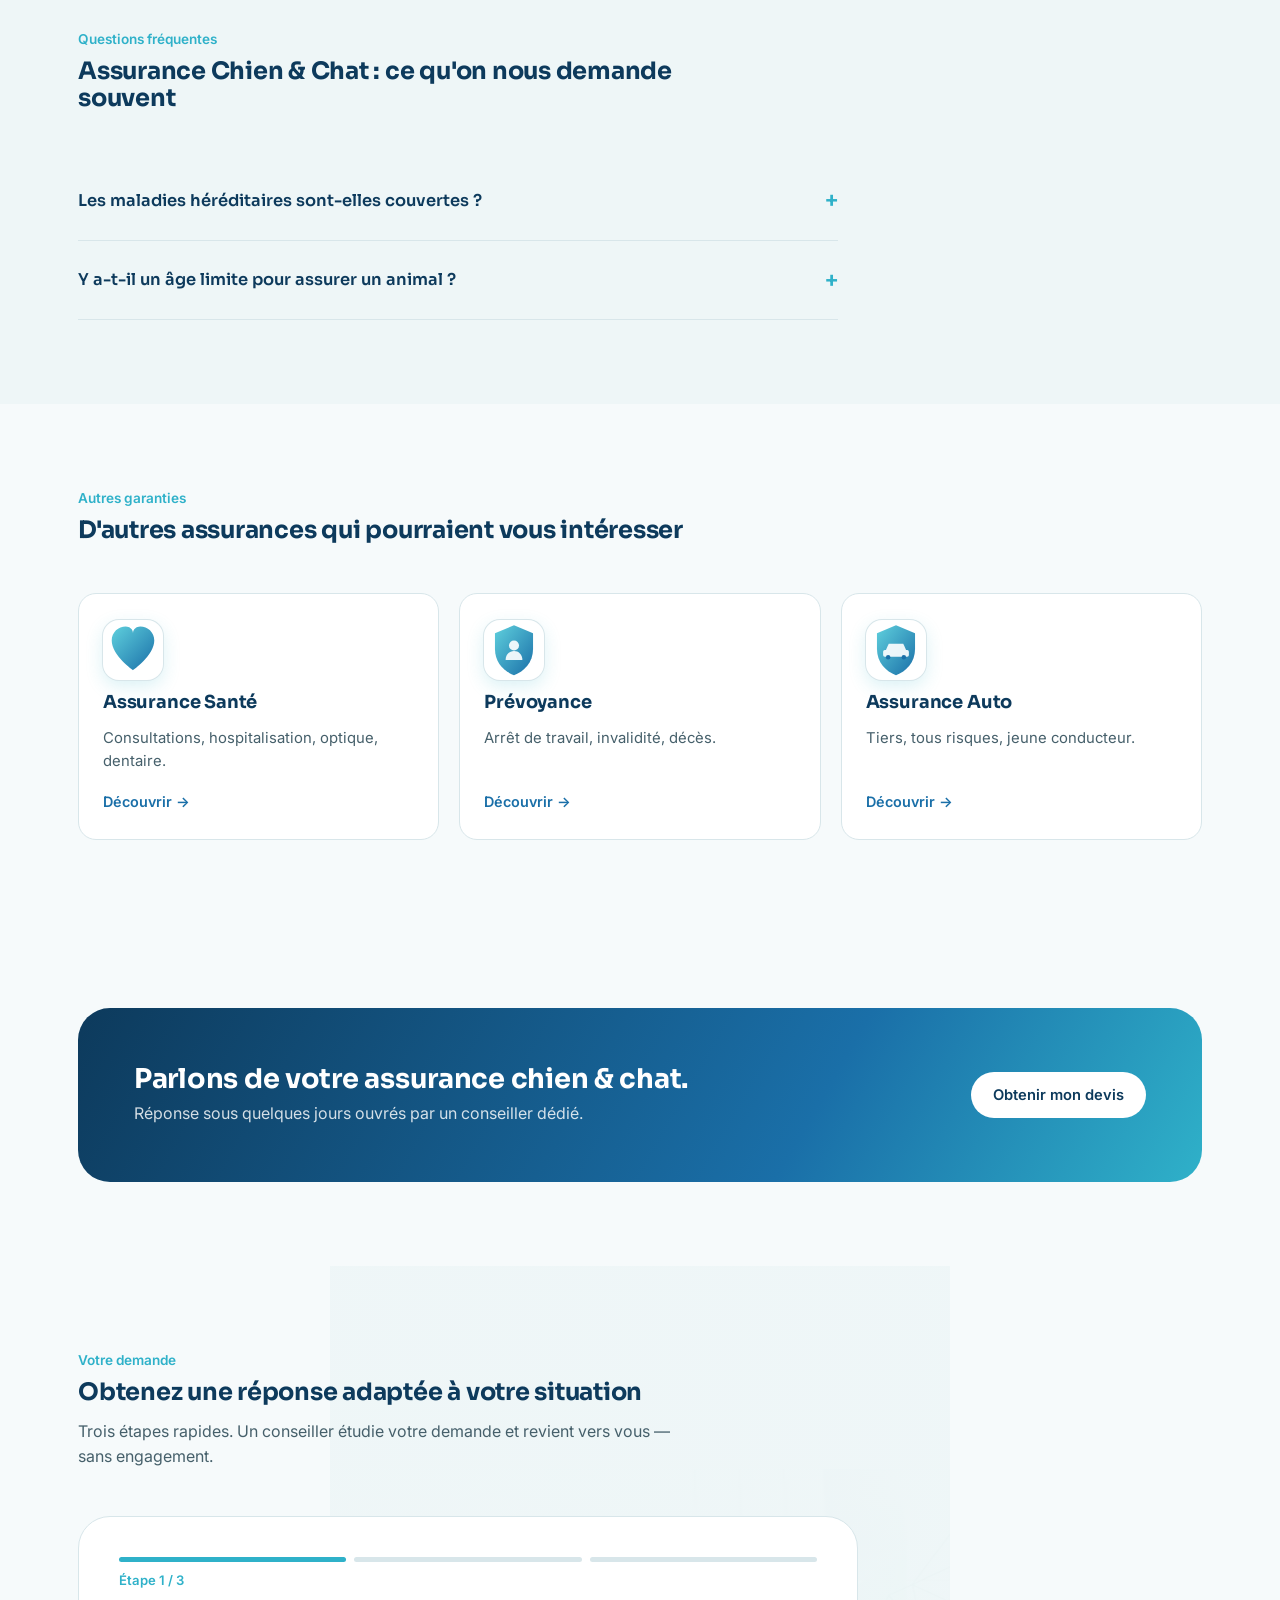
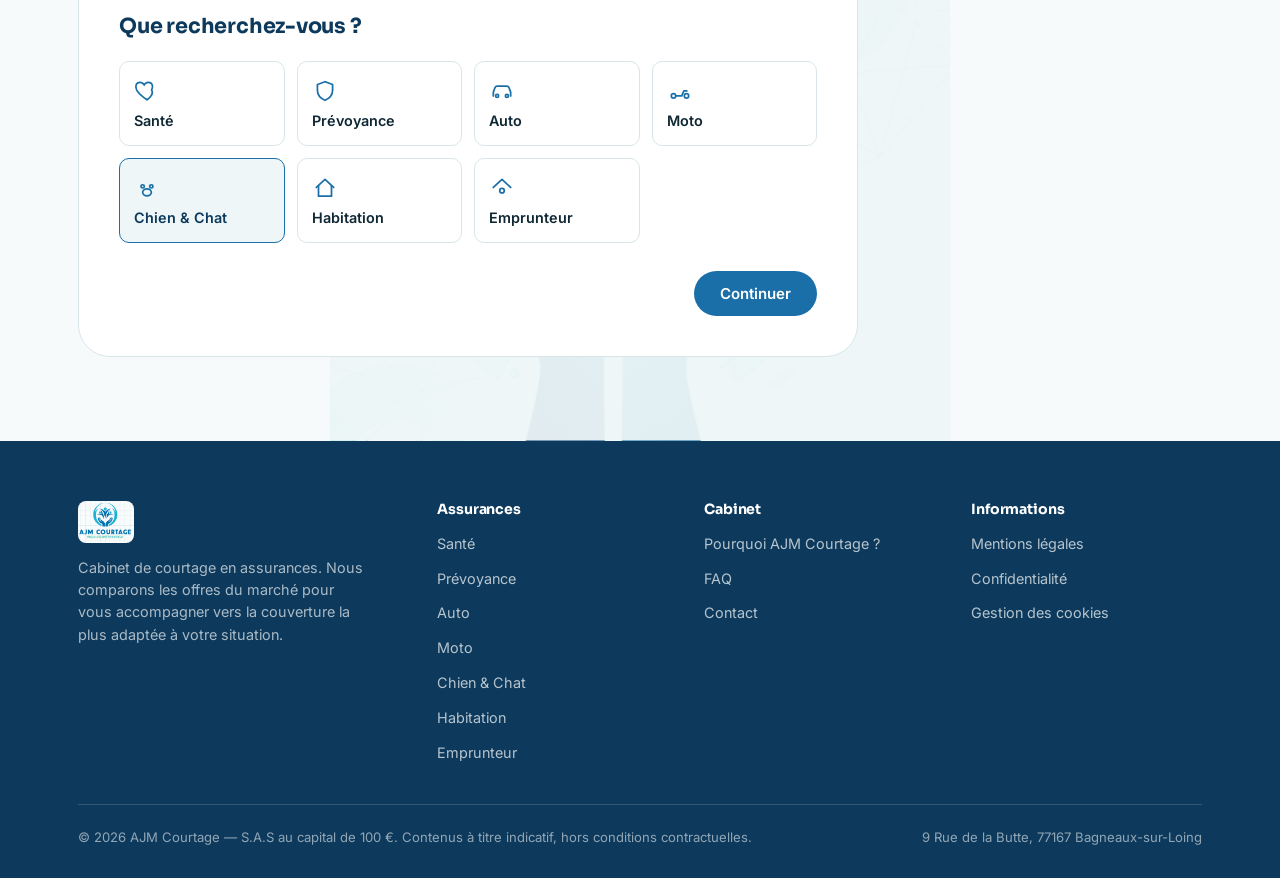
<file: assurance-chien-chat.html>
<!DOCTYPE html>
<html lang="fr">
<head>
<meta charset="UTF-8" />
<meta name="viewport" content="width=device-width, initial-scale=1.0" />
<title>Assurance Chien & Chat — AJM Courtage</title>
<meta name="description" content="Consultations, chirurgie, hospitalisation : une assurance animaux évite d'avoir à choisir entre le budget et la santé de votre chien ou chat." />
<link rel="canonical" href="https://ajmcourtages.fr/assurance-chien-chat.html" />
<meta property="og:type" content="website" />
<meta property="og:site_name" content="AJM Courtage" />
<meta property="og:title" content="Assurance Chien & Chat — AJM Courtage" />
<meta property="og:description" content="Consultations, chirurgie, hospitalisation : une assurance animaux évite d'avoir à choisir entre le budget et la santé de votre chien ou chat." />
<meta property="og:url" content="https://ajmcourtages.fr/assurance-chien-chat.html" />
<meta name="twitter:card" content="summary" />
<meta name="twitter:title" content="Assurance Chien & Chat — AJM Courtage" />
<meta name="twitter:description" content="Consultations, chirurgie, hospitalisation : une assurance animaux évite d'avoir à choisir entre le budget et la santé de votre chien ou chat." />
<link rel="icon" href="assets/logo.jpg" />
<link rel="preconnect" href="https://fonts.googleapis.com">
<link rel="preconnect" href="https://fonts.gstatic.com" crossorigin>
<link href="https://fonts.googleapis.com/css2?family=Sora:wght@500;600;700&family=Inter:wght@400;500;600&display=swap" rel="stylesheet">
<link rel="stylesheet" href="styles.css" />
<!--
  Tracking marketing (GA4 / Meta Pixel / TikTok Pixel) : volontairement PAS
  chargé ici. Ces scripts déposent des cookies non essentiels et ne doivent
  s'exécuter qu'après consentement (RGPD). Voir consent.js, qui affiche le
  bandeau cookies et charge les 3 pixels uniquement si l'utilisateur accepte.
  Les identifiants réels (GA4/Meta/TikTok) sont à renseigner en haut de ce
  fichier, à la place des placeholders indiqués.
-->
</head>
<body data-page="assurance-chien-chat" data-product="assurance-chien-chat">
<header class="site-header">
  <div class="wrap">
    <a class="brand" href="index.html">
      <img src="assets/logo.jpg" alt="Logo AJM Courtage" />
      <span>
        <span class="brand-name">AJM COURTAGE</span>
        <span class="brand-tag">Mieux assuré ensemble</span>
      </span>
    </a>
    <nav class="main-nav">
      <a href="index.html">Accueil</a>
<a href="#produits" class="active">Nos assurances</a>
<a href="#pourquoi">Pourquoi AJM Courtage ?</a>
<a href="#faq">FAQ</a>
<a href="#contact">Contact</a>

      <a class="btn btn-primary nav-cta-mobile" href="#devis">Obtenir mon devis</a>
    </nav>
    <a class="btn btn-primary header-cta" href="#devis">Obtenir mon devis</a>
    <button class="nav-toggle" aria-label="Menu" aria-expanded="false">☰</button>
  </div>
</header>
<script>
  (function () {
    var btn = document.querySelector(".nav-toggle");
    var nav = document.querySelector(".main-nav");
    if (!btn || !nav) return;
    btn.addEventListener("click", function () {
      var open = nav.classList.toggle("open");
      btn.setAttribute("aria-expanded", open ? "true" : "false");
      btn.textContent = open ? "✕" : "☰";
    });
  })();
</script>

<main>
  <section class="product-hero">
    <div class="wrap product-hero-grid">
      <div>
        <span class="badge"><svg width="18" height="18" viewBox="0 0 24 24" fill="none" stroke="#0d3a5c" stroke-width="1.6"><ellipse cx="12" cy="16" rx="4.2" ry="3.4"/><circle cx="7" cy="10.2" r="1.7"/><circle cx="10" cy="7.6" r="1.7"/><circle cx="14" cy="7.6" r="1.7"/><circle cx="17" cy="10.2" r="1.7"/></svg> Assurance Chien & Chat</span>
        <h1>Des soins vétérinaires sans renoncer, pour votre compagnon.</h1>
        <p class="lead">Consultations, chirurgie, hospitalisation : une assurance animaux évite d'avoir à choisir entre le budget et la santé de votre chien ou chat.</p>
        <div class="hero-actions">
          <a class="btn btn-primary" href="#devis">Obtenir mon devis</a>
          <a class="btn btn-ghost" href="#devis">Être rappelé</a>
        </div>
      </div>
      <div class="product-hero-photo">
        <img src="assets/hero-chien-chat.jpg" alt="Assurance Chien & Chat — AJM Courtage" loading="lazy" width="1000" height="558">
      </div>
    </div>
  </section>

  <section class="section-alt">
    <div class="wrap">
      <div class="section-head">
        <span class="kicker">Ce que couvre cette garantie</span>
        <h2>Une couverture pensée pour votre situation</h2>
      </div>
      <ul class="benefits-list">
        <li><svg width="20" height="20" viewBox="0 0 24 24" fill="none" stroke="#0d3a5c" stroke-width="1.6"><path d="M5 12.5 9.5 17 19 7" stroke-linecap="round" stroke-linejoin="round"/></svg><span>Remboursement des frais vétérinaires courants et lourds</span></li>
<li><svg width="20" height="20" viewBox="0 0 24 24" fill="none" stroke="#0d3a5c" stroke-width="1.6"><path d="M5 12.5 9.5 17 19 7" stroke-linecap="round" stroke-linejoin="round"/></svg><span>Formules adaptées à l'âge et la race de l'animal</span></li>
<li><svg width="20" height="20" viewBox="0 0 24 24" fill="none" stroke="#0d3a5c" stroke-width="1.6"><path d="M5 12.5 9.5 17 19 7" stroke-linecap="round" stroke-linejoin="round"/></svg><span>Prise en charge de la chirurgie et de l'hospitalisation</span></li>
<li><svg width="20" height="20" viewBox="0 0 24 24" fill="none" stroke="#0d3a5c" stroke-width="1.6"><path d="M5 12.5 9.5 17 19 7" stroke-linecap="round" stroke-linejoin="round"/></svg><span>Souscription rapide, sans visite préalable obligatoire</span></li>

      </ul>
    </div>
  </section>

  <section>
    <div class="wrap">
      <div class="section-head">
        <span class="kicker">Comment ça fonctionne</span>
        <h2>Trois étapes, un accompagnement humain</h2>
      </div>
      <div class="steps">
        <div class="step"><h3>Je renseigne mes besoins</h3><p>Quelques informations sur votre situation et vos attentes.</p></div>
        <div class="step"><h3>AJM Courtage étudie ma situation</h3><p>Comparaison des garanties disponibles chez nos partenaires.</p></div>
        <div class="step"><h3>Je suis accompagné</h3><p>Un conseiller vous présente les options et répond à vos questions.</p></div>
      </div>
    </div>
  </section>

  <section id="faq" class="section-alt">
    <div class="wrap">
      <div class="section-head">
        <span class="kicker">Questions fréquentes</span>
        <h2>Assurance Chien & Chat : ce qu'on nous demande souvent</h2>
      </div>
      <div class="faq-list">
        <details class="faq-item"><summary>Les maladies héréditaires sont-elles couvertes ?</summary><p>Cela dépend des formules : certaines couvrent les maladies héréditaires et congénitales selon la race. On vérifie ce point précis avec vous avant de choisir.</p></details>
<details class="faq-item"><summary>Y a-t-il un âge limite pour assurer un animal ?</summary><p>La plupart des contrats acceptent la souscription jusqu'à un certain âge, généralement entre 8 et 10 ans, avec des conditions spécifiques au-delà.</p></details>

      </div>
    </div>
  </section>

  <section>
    <div class="wrap">
      <div class="section-head">
        <span class="kicker">Autres garanties</span>
        <h2>D'autres assurances qui pourraient vous intéresser</h2>
      </div>
      <div class="product-grid">
      <a class="product-card" href="assurance-sante.html">
        <div class="product-icon"><svg width="56" height="56" viewBox="0 0 100 100" xmlns="http://www.w3.org/2000/svg"><defs><linearGradient id="pg20" x1="0" y1="0" x2="1" y2="1"><stop offset="0" stop-color="#5fd0dd"/><stop offset="1" stop-color="#1a6fa8"/></linearGradient></defs><g fill="url(#pg20)"><path d="M50 86C50 86 12 60 12 33 12 18 24 8 37 8 44 8 50 13 50 20 50 13 56 8 63 8 76 8 88 18 88 33 88 60 50 86 50 86Z"/></g></svg></div>
        <h3>Assurance Santé</h3>
        <p>Consultations, hospitalisation, optique, dentaire.</p>
        <span class="card-link">Découvrir →</span>
      </a>
      <a class="product-card" href="prevoyance.html">
        <div class="product-icon"><svg width="56" height="56" viewBox="0 0 100 100" xmlns="http://www.w3.org/2000/svg"><defs><linearGradient id="pg21" x1="0" y1="0" x2="1" y2="1"><stop offset="0" stop-color="#5fd0dd"/><stop offset="1" stop-color="#1a6fa8"/></linearGradient></defs><g fill="url(#pg21)"><path d="M50 6 84 20V48C84 72 68 88 50 95 32 88 16 72 16 48V20Z"/><circle cx="50" cy="42" r="9" fill="#fff" opacity="0.9"/><path d="M35 68C35 58 42 52 50 52 58 52 65 58 65 68" fill="#fff" opacity="0.9"/></g></svg></div>
        <h3>Prévoyance</h3>
        <p>Arrêt de travail, invalidité, décès.</p>
        <span class="card-link">Découvrir →</span>
      </a>
      <a class="product-card" href="assurance-auto.html">
        <div class="product-icon"><svg width="56" height="56" viewBox="0 0 100 100" xmlns="http://www.w3.org/2000/svg"><defs><linearGradient id="pg22" x1="0" y1="0" x2="1" y2="1"><stop offset="0" stop-color="#5fd0dd"/><stop offset="1" stop-color="#1a6fa8"/></linearGradient></defs><g fill="url(#pg22)"><path d="M50 6 84 20V48C84 72 68 88 50 95 32 88 16 72 16 48V20Z"/><rect x="27" y="50" width="46" height="12" rx="3" fill="#fff" opacity="0.9"/><path d="M32 50 37 39H63L68 50Z" fill="#fff" opacity="0.9"/><circle cx="36" cy="63" r="4" fill="#1a6fa8"/><circle cx="64" cy="63" r="4" fill="#1a6fa8"/></g></svg></div>
        <h3>Assurance Auto</h3>
        <p>Tiers, tous risques, jeune conducteur.</p>
        <span class="card-link">Découvrir →</span>
      </a>
      </div>
    </div>
  </section>

  <section>
    <div class="wrap">
      <div class="cta-band">
        <div>
          <h2>Parlons de votre assurance chien & chat.</h2>
          <p>Réponse sous quelques jours ouvrés par un conseiller dédié.</p>
        </div>
        <a class="btn btn-primary" href="#devis">Obtenir mon devis</a>
      </div>
    </div>
  </section>

  <section id="devis" class="section-alt devis-section">
    <div class="wrap">
      <div class="section-head">
        <span class="kicker">Votre demande</span>
        <h2>Obtenez une réponse adaptée à votre situation</h2>
        <p>Trois étapes rapides. Un conseiller étudie votre demande et revient vers vous — sans engagement.</p>
      </div>
      <div id="lead-form" class="lead-form" data-preselect="assurance-chien-chat"></div>
    </div>
  </section>

</main>
<footer id="contact">
  <div class="wrap">
    <div class="footer-grid">
      <div class="footer-brand">
        <img src="assets/logo.jpg" alt="Logo AJM Courtage" />
        <p>Cabinet de courtage en assurances. Nous comparons les offres du marché pour vous accompagner vers la couverture la plus adaptée à votre situation.</p>
      </div>
      <div>
        <h4>Assurances</h4>
        <ul><li><a href="assurance-sante.html">Santé</a></li>
<li><a href="prevoyance.html">Prévoyance</a></li>
<li><a href="assurance-auto.html">Auto</a></li>
<li><a href="assurance-moto.html">Moto</a></li>
<li><a href="assurance-chien-chat.html">Chien & Chat</a></li>
<li><a href="assurance-habitation.html">Habitation</a></li>
<li><a href="assurance-emprunteur.html">Emprunteur</a></li></ul>
      </div>
      <div>
        <h4>Cabinet</h4>
        <ul>
          <li><a href="index.html#pourquoi">Pourquoi AJM Courtage ?</a></li>
          <li><a href="index.html#faq">FAQ</a></li>
          <li><a href="#contact">Contact</a></li>
        </ul>
      </div>
      <div>
        <h4>Informations</h4>
        <ul>
          <li><a href="mentions-legales.html">Mentions légales</a></li>
          <li><a href="confidentialite.html">Confidentialité</a></li>
          <li><a href="cookies.html">Gestion des cookies</a></li>
        </ul>
      </div>
    </div>
    <div class="footer-bottom">
      <span>© 2026 AJM Courtage — S.A.S au capital de 100 €. Contenus à titre indicatif, hors conditions contractuelles.</span>
      <span>9 Rue de la Butte, 77167 Bagneaux-sur-Loing</span>
    </div>
  </div>
</footer>
<script src="consent.js" defer></script>
<script src="tracking.js" defer></script>
<script src="form.js" defer></script>
</body>
</html>
</file>
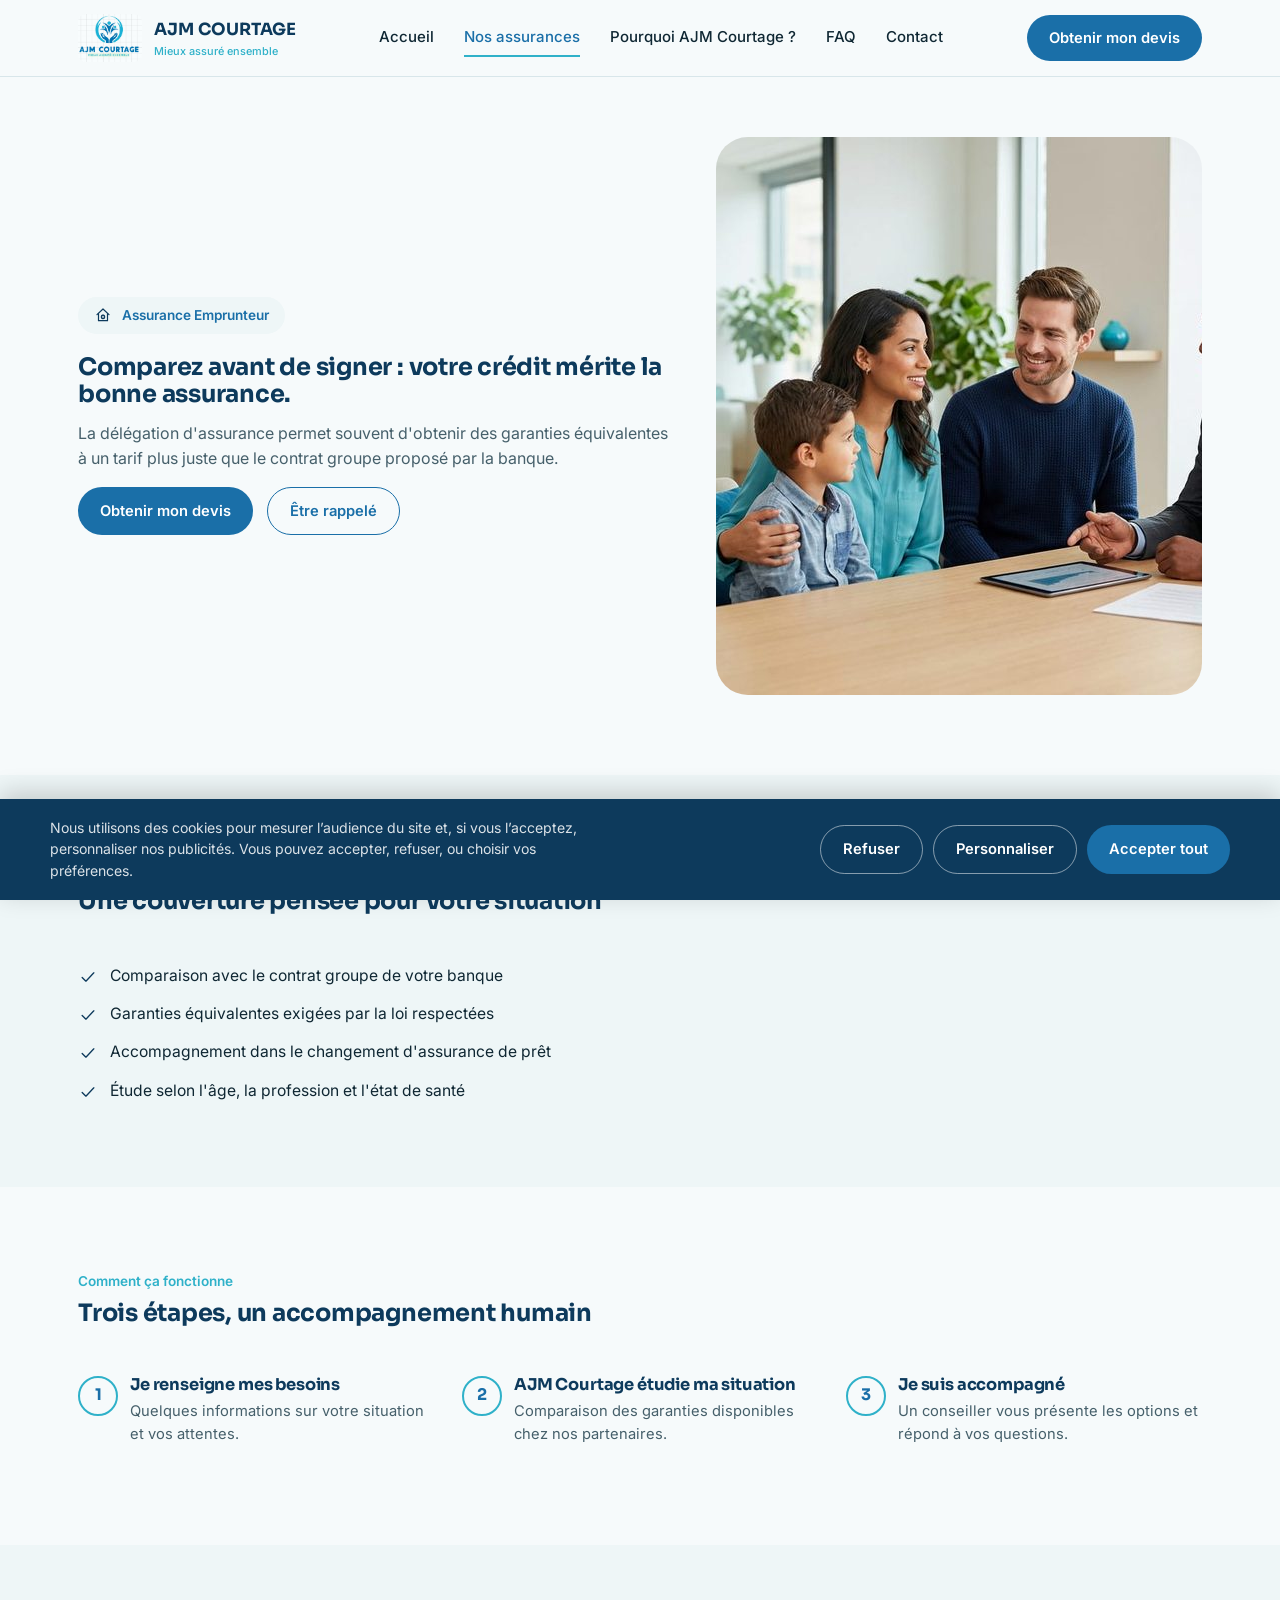
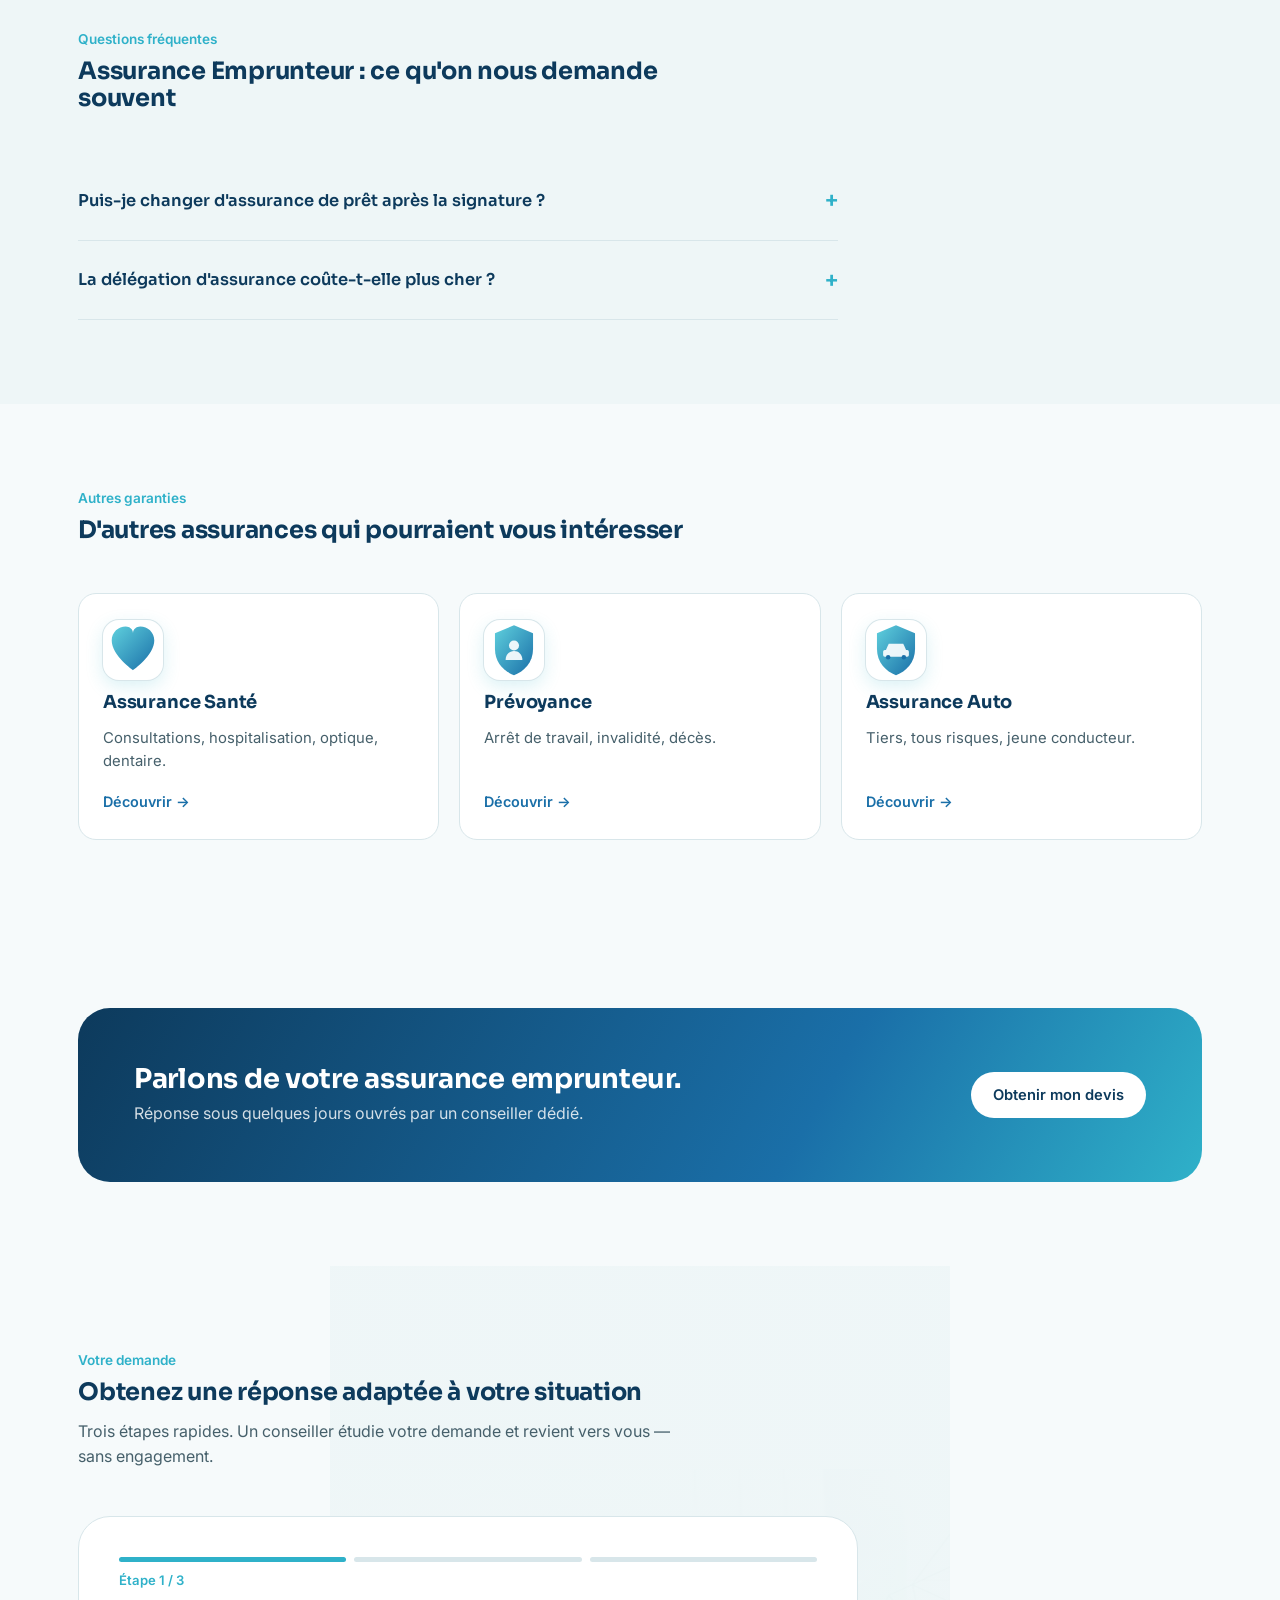
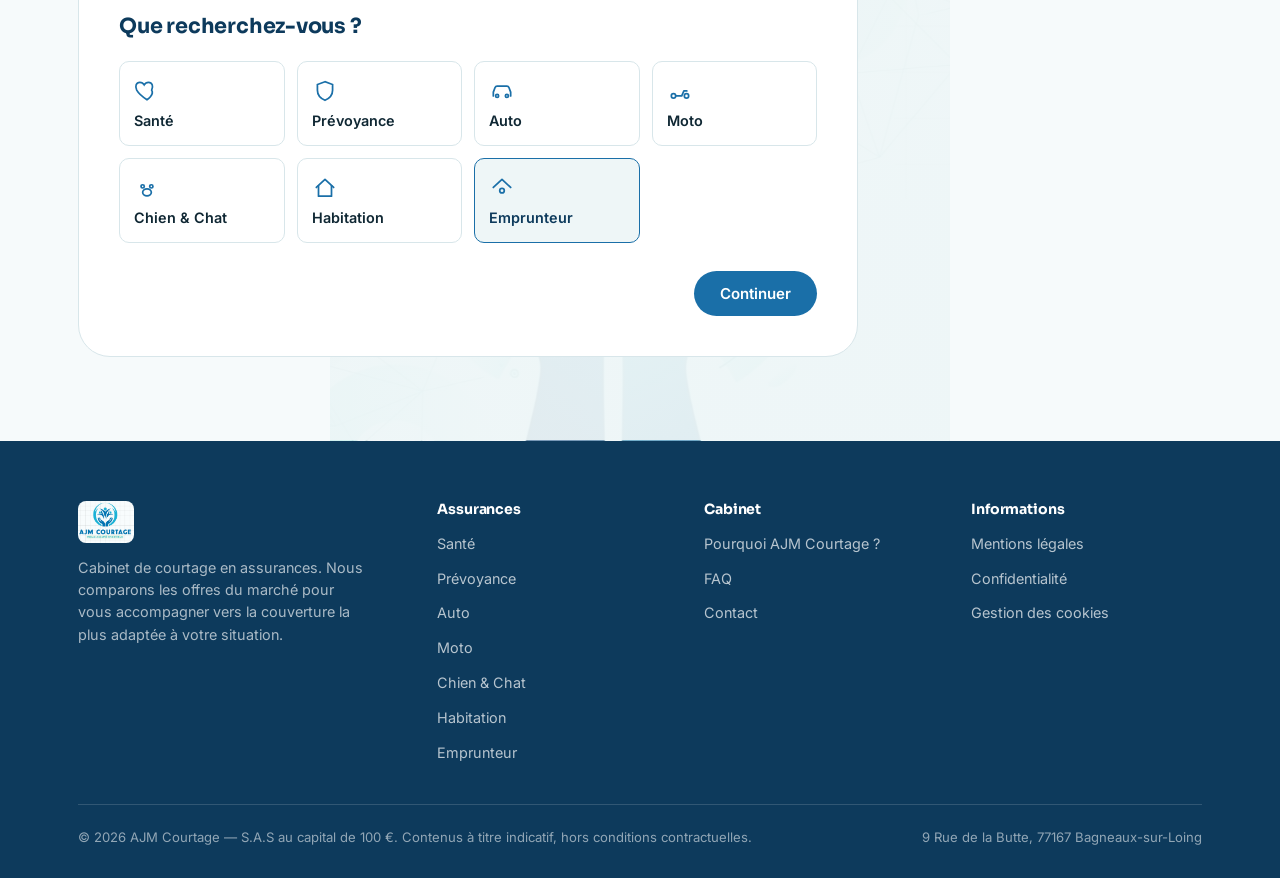
<file: assurance-emprunteur.html>
<!DOCTYPE html>
<html lang="fr">
<head>
<meta charset="UTF-8" />
<meta name="viewport" content="width=device-width, initial-scale=1.0" />
<title>Assurance Emprunteur — AJM Courtage</title>
<meta name="description" content="La délégation d'assurance permet souvent d'obtenir des garanties équivalentes à un tarif plus juste que le contrat groupe proposé par la banque." />
<link rel="canonical" href="https://ajmcourtages.fr/assurance-emprunteur.html" />
<meta property="og:type" content="website" />
<meta property="og:site_name" content="AJM Courtage" />
<meta property="og:title" content="Assurance Emprunteur — AJM Courtage" />
<meta property="og:description" content="La délégation d'assurance permet souvent d'obtenir des garanties équivalentes à un tarif plus juste que le contrat groupe proposé par la banque." />
<meta property="og:url" content="https://ajmcourtages.fr/assurance-emprunteur.html" />
<meta name="twitter:card" content="summary" />
<meta name="twitter:title" content="Assurance Emprunteur — AJM Courtage" />
<meta name="twitter:description" content="La délégation d'assurance permet souvent d'obtenir des garanties équivalentes à un tarif plus juste que le contrat groupe proposé par la banque." />
<link rel="icon" href="assets/logo.jpg" />
<link rel="preconnect" href="https://fonts.googleapis.com">
<link rel="preconnect" href="https://fonts.gstatic.com" crossorigin>
<link href="https://fonts.googleapis.com/css2?family=Sora:wght@500;600;700&family=Inter:wght@400;500;600&display=swap" rel="stylesheet">
<link rel="stylesheet" href="styles.css" />
<!--
  Tracking marketing (GA4 / Meta Pixel / TikTok Pixel) : volontairement PAS
  chargé ici. Ces scripts déposent des cookies non essentiels et ne doivent
  s'exécuter qu'après consentement (RGPD). Voir consent.js, qui affiche le
  bandeau cookies et charge les 3 pixels uniquement si l'utilisateur accepte.
  Les identifiants réels (GA4/Meta/TikTok) sont à renseigner en haut de ce
  fichier, à la place des placeholders indiqués.
-->
</head>
<body data-page="assurance-emprunteur" data-product="assurance-emprunteur">
<header class="site-header">
  <div class="wrap">
    <a class="brand" href="index.html">
      <img src="assets/logo.jpg" alt="Logo AJM Courtage" />
      <span>
        <span class="brand-name">AJM COURTAGE</span>
        <span class="brand-tag">Mieux assuré ensemble</span>
      </span>
    </a>
    <nav class="main-nav">
      <a href="index.html">Accueil</a>
<a href="#produits" class="active">Nos assurances</a>
<a href="#pourquoi">Pourquoi AJM Courtage ?</a>
<a href="#faq">FAQ</a>
<a href="#contact">Contact</a>

      <a class="btn btn-primary nav-cta-mobile" href="#devis">Obtenir mon devis</a>
    </nav>
    <a class="btn btn-primary header-cta" href="#devis">Obtenir mon devis</a>
    <button class="nav-toggle" aria-label="Menu" aria-expanded="false">☰</button>
  </div>
</header>
<script>
  (function () {
    var btn = document.querySelector(".nav-toggle");
    var nav = document.querySelector(".main-nav");
    if (!btn || !nav) return;
    btn.addEventListener("click", function () {
      var open = nav.classList.toggle("open");
      btn.setAttribute("aria-expanded", open ? "true" : "false");
      btn.textContent = open ? "✕" : "☰";
    });
  })();
</script>

<main>
  <section class="product-hero">
    <div class="wrap product-hero-grid">
      <div>
        <span class="badge"><svg width="18" height="18" viewBox="0 0 24 24" fill="none" stroke="#0d3a5c" stroke-width="1.6"><path d="M4 11.5 12 4l8 7.5" stroke-linecap="round" stroke-linejoin="round"/><path d="M6 10v9.5h12V10" stroke-linecap="round" stroke-linejoin="round"/><circle cx="12" cy="14.5" r="2.3"/><path d="M12 12.2v1M12 15.7v1" stroke-linecap="round"/></svg> Assurance Emprunteur</span>
        <h1>Comparez avant de signer : votre crédit mérite la bonne assurance.</h1>
        <p class="lead">La délégation d'assurance permet souvent d'obtenir des garanties équivalentes à un tarif plus juste que le contrat groupe proposé par la banque.</p>
        <div class="hero-actions">
          <a class="btn btn-primary" href="#devis">Obtenir mon devis</a>
          <a class="btn btn-ghost" href="#devis">Être rappelé</a>
        </div>
      </div>
      <div class="product-hero-photo">
        <img src="assets/hero-emprunteur.jpg" alt="Assurance Emprunteur — AJM Courtage" loading="lazy" width="1000" height="558">
      </div>
    </div>
  </section>

  <section class="section-alt">
    <div class="wrap">
      <div class="section-head">
        <span class="kicker">Ce que couvre cette garantie</span>
        <h2>Une couverture pensée pour votre situation</h2>
      </div>
      <ul class="benefits-list">
        <li><svg width="20" height="20" viewBox="0 0 24 24" fill="none" stroke="#0d3a5c" stroke-width="1.6"><path d="M5 12.5 9.5 17 19 7" stroke-linecap="round" stroke-linejoin="round"/></svg><span>Comparaison avec le contrat groupe de votre banque</span></li>
<li><svg width="20" height="20" viewBox="0 0 24 24" fill="none" stroke="#0d3a5c" stroke-width="1.6"><path d="M5 12.5 9.5 17 19 7" stroke-linecap="round" stroke-linejoin="round"/></svg><span>Garanties équivalentes exigées par la loi respectées</span></li>
<li><svg width="20" height="20" viewBox="0 0 24 24" fill="none" stroke="#0d3a5c" stroke-width="1.6"><path d="M5 12.5 9.5 17 19 7" stroke-linecap="round" stroke-linejoin="round"/></svg><span>Accompagnement dans le changement d'assurance de prêt</span></li>
<li><svg width="20" height="20" viewBox="0 0 24 24" fill="none" stroke="#0d3a5c" stroke-width="1.6"><path d="M5 12.5 9.5 17 19 7" stroke-linecap="round" stroke-linejoin="round"/></svg><span>Étude selon l'âge, la profession et l'état de santé</span></li>

      </ul>
    </div>
  </section>

  <section>
    <div class="wrap">
      <div class="section-head">
        <span class="kicker">Comment ça fonctionne</span>
        <h2>Trois étapes, un accompagnement humain</h2>
      </div>
      <div class="steps">
        <div class="step"><h3>Je renseigne mes besoins</h3><p>Quelques informations sur votre situation et vos attentes.</p></div>
        <div class="step"><h3>AJM Courtage étudie ma situation</h3><p>Comparaison des garanties disponibles chez nos partenaires.</p></div>
        <div class="step"><h3>Je suis accompagné</h3><p>Un conseiller vous présente les options et répond à vos questions.</p></div>
      </div>
    </div>
  </section>

  <section id="faq" class="section-alt">
    <div class="wrap">
      <div class="section-head">
        <span class="kicker">Questions fréquentes</span>
        <h2>Assurance Emprunteur : ce qu'on nous demande souvent</h2>
      </div>
      <div class="faq-list">
        <details class="faq-item"><summary>Puis-je changer d'assurance de prêt après la signature ?</summary><p>Oui, la loi permet de résilier et changer d'assurance emprunteur à tout moment, à condition que les nouvelles garanties soient équivalentes.</p></details>
<details class="faq-item"><summary>La délégation d'assurance coûte-t-elle plus cher ?</summary><p>Le plus souvent non : elle est en général plus compétitive que le contrat groupe bancaire, à garanties comparables.</p></details>

      </div>
    </div>
  </section>

  <section>
    <div class="wrap">
      <div class="section-head">
        <span class="kicker">Autres garanties</span>
        <h2>D'autres assurances qui pourraient vous intéresser</h2>
      </div>
      <div class="product-grid">
      <a class="product-card" href="assurance-sante.html">
        <div class="product-icon"><svg width="56" height="56" viewBox="0 0 100 100" xmlns="http://www.w3.org/2000/svg"><defs><linearGradient id="pg26" x1="0" y1="0" x2="1" y2="1"><stop offset="0" stop-color="#5fd0dd"/><stop offset="1" stop-color="#1a6fa8"/></linearGradient></defs><g fill="url(#pg26)"><path d="M50 86C50 86 12 60 12 33 12 18 24 8 37 8 44 8 50 13 50 20 50 13 56 8 63 8 76 8 88 18 88 33 88 60 50 86 50 86Z"/></g></svg></div>
        <h3>Assurance Santé</h3>
        <p>Consultations, hospitalisation, optique, dentaire.</p>
        <span class="card-link">Découvrir →</span>
      </a>
      <a class="product-card" href="prevoyance.html">
        <div class="product-icon"><svg width="56" height="56" viewBox="0 0 100 100" xmlns="http://www.w3.org/2000/svg"><defs><linearGradient id="pg27" x1="0" y1="0" x2="1" y2="1"><stop offset="0" stop-color="#5fd0dd"/><stop offset="1" stop-color="#1a6fa8"/></linearGradient></defs><g fill="url(#pg27)"><path d="M50 6 84 20V48C84 72 68 88 50 95 32 88 16 72 16 48V20Z"/><circle cx="50" cy="42" r="9" fill="#fff" opacity="0.9"/><path d="M35 68C35 58 42 52 50 52 58 52 65 58 65 68" fill="#fff" opacity="0.9"/></g></svg></div>
        <h3>Prévoyance</h3>
        <p>Arrêt de travail, invalidité, décès.</p>
        <span class="card-link">Découvrir →</span>
      </a>
      <a class="product-card" href="assurance-auto.html">
        <div class="product-icon"><svg width="56" height="56" viewBox="0 0 100 100" xmlns="http://www.w3.org/2000/svg"><defs><linearGradient id="pg28" x1="0" y1="0" x2="1" y2="1"><stop offset="0" stop-color="#5fd0dd"/><stop offset="1" stop-color="#1a6fa8"/></linearGradient></defs><g fill="url(#pg28)"><path d="M50 6 84 20V48C84 72 68 88 50 95 32 88 16 72 16 48V20Z"/><rect x="27" y="50" width="46" height="12" rx="3" fill="#fff" opacity="0.9"/><path d="M32 50 37 39H63L68 50Z" fill="#fff" opacity="0.9"/><circle cx="36" cy="63" r="4" fill="#1a6fa8"/><circle cx="64" cy="63" r="4" fill="#1a6fa8"/></g></svg></div>
        <h3>Assurance Auto</h3>
        <p>Tiers, tous risques, jeune conducteur.</p>
        <span class="card-link">Découvrir →</span>
      </a>
      </div>
    </div>
  </section>

  <section>
    <div class="wrap">
      <div class="cta-band">
        <div>
          <h2>Parlons de votre assurance emprunteur.</h2>
          <p>Réponse sous quelques jours ouvrés par un conseiller dédié.</p>
        </div>
        <a class="btn btn-primary" href="#devis">Obtenir mon devis</a>
      </div>
    </div>
  </section>

  <section id="devis" class="section-alt devis-section">
    <div class="wrap">
      <div class="section-head">
        <span class="kicker">Votre demande</span>
        <h2>Obtenez une réponse adaptée à votre situation</h2>
        <p>Trois étapes rapides. Un conseiller étudie votre demande et revient vers vous — sans engagement.</p>
      </div>
      <div id="lead-form" class="lead-form" data-preselect="assurance-emprunteur"></div>
    </div>
  </section>

</main>
<footer id="contact">
  <div class="wrap">
    <div class="footer-grid">
      <div class="footer-brand">
        <img src="assets/logo.jpg" alt="Logo AJM Courtage" />
        <p>Cabinet de courtage en assurances. Nous comparons les offres du marché pour vous accompagner vers la couverture la plus adaptée à votre situation.</p>
      </div>
      <div>
        <h4>Assurances</h4>
        <ul><li><a href="assurance-sante.html">Santé</a></li>
<li><a href="prevoyance.html">Prévoyance</a></li>
<li><a href="assurance-auto.html">Auto</a></li>
<li><a href="assurance-moto.html">Moto</a></li>
<li><a href="assurance-chien-chat.html">Chien & Chat</a></li>
<li><a href="assurance-habitation.html">Habitation</a></li>
<li><a href="assurance-emprunteur.html">Emprunteur</a></li></ul>
      </div>
      <div>
        <h4>Cabinet</h4>
        <ul>
          <li><a href="index.html#pourquoi">Pourquoi AJM Courtage ?</a></li>
          <li><a href="index.html#faq">FAQ</a></li>
          <li><a href="#contact">Contact</a></li>
        </ul>
      </div>
      <div>
        <h4>Informations</h4>
        <ul>
          <li><a href="mentions-legales.html">Mentions légales</a></li>
          <li><a href="confidentialite.html">Confidentialité</a></li>
          <li><a href="cookies.html">Gestion des cookies</a></li>
        </ul>
      </div>
    </div>
    <div class="footer-bottom">
      <span>© 2026 AJM Courtage — S.A.S au capital de 100 €. Contenus à titre indicatif, hors conditions contractuelles.</span>
      <span>9 Rue de la Butte, 77167 Bagneaux-sur-Loing</span>
    </div>
  </div>
</footer>
<script src="consent.js" defer></script>
<script src="tracking.js" defer></script>
<script src="form.js" defer></script>
</body>
</html>
</file>
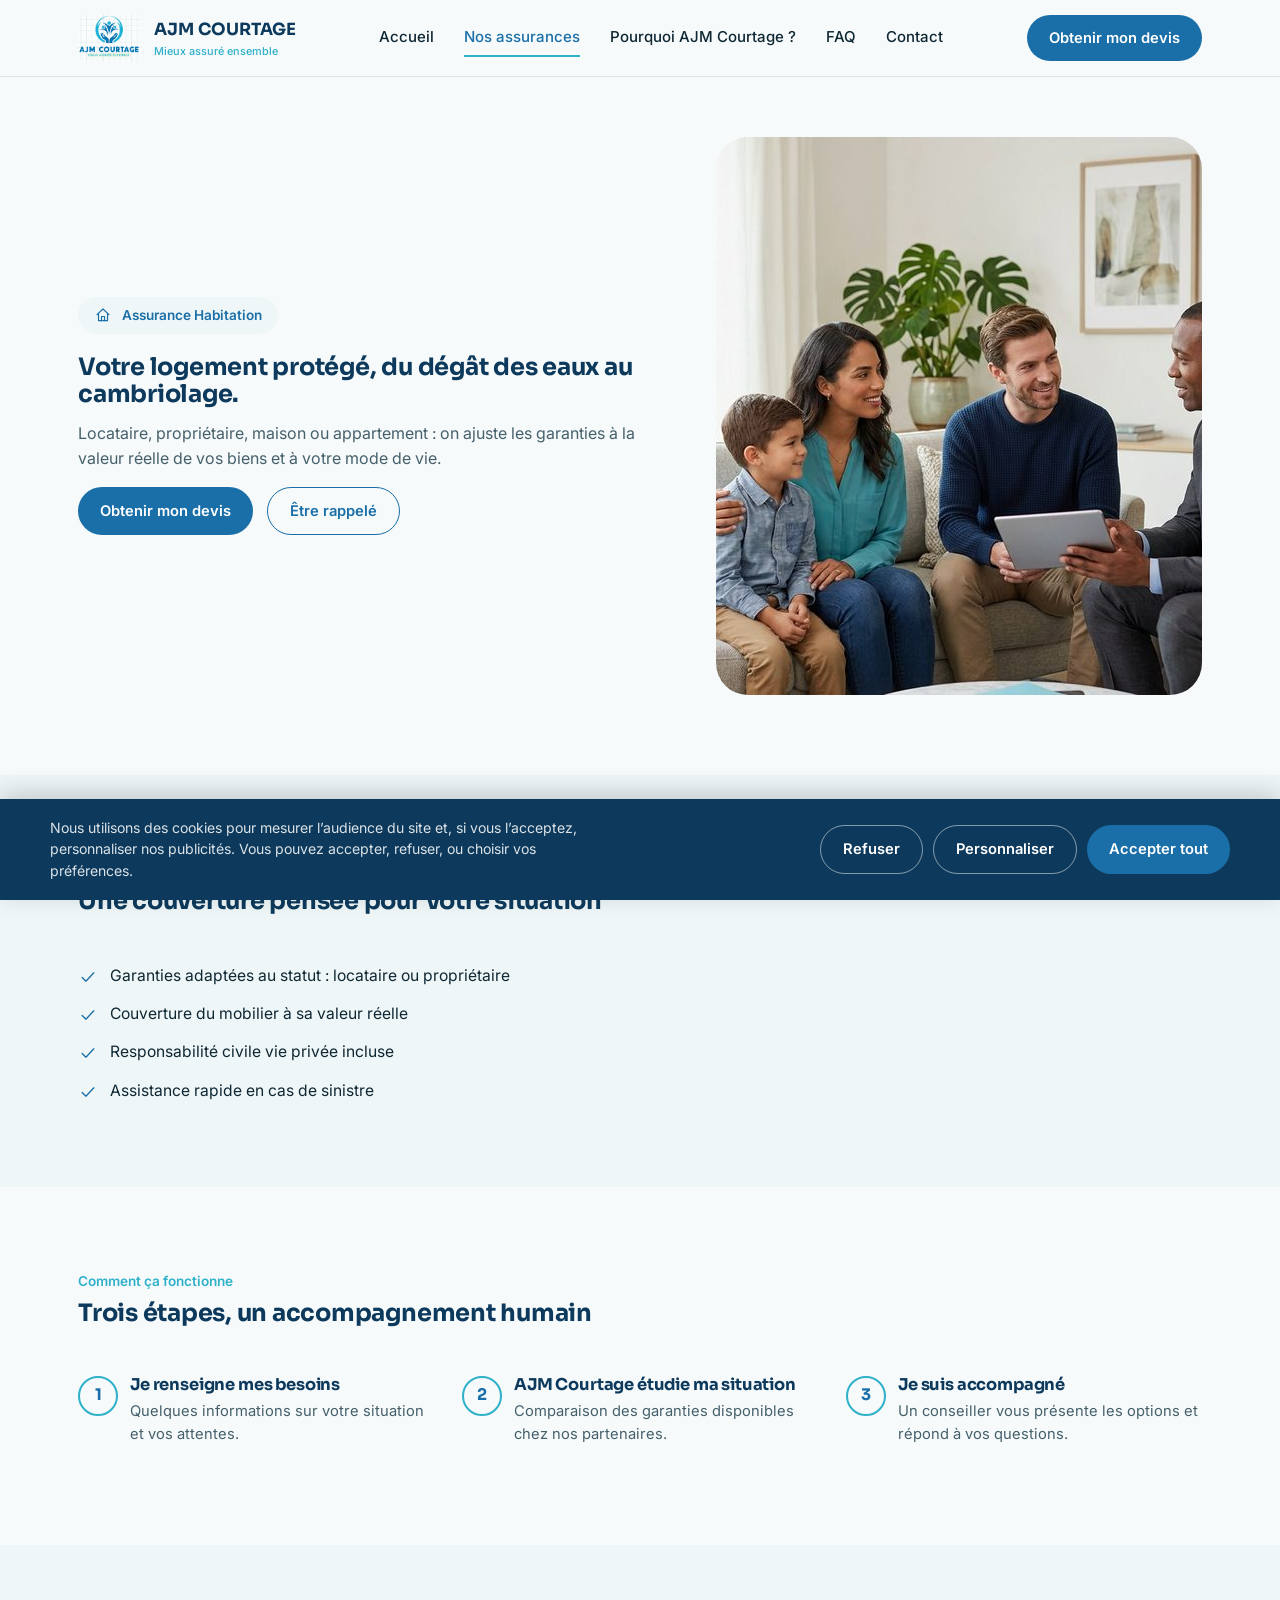
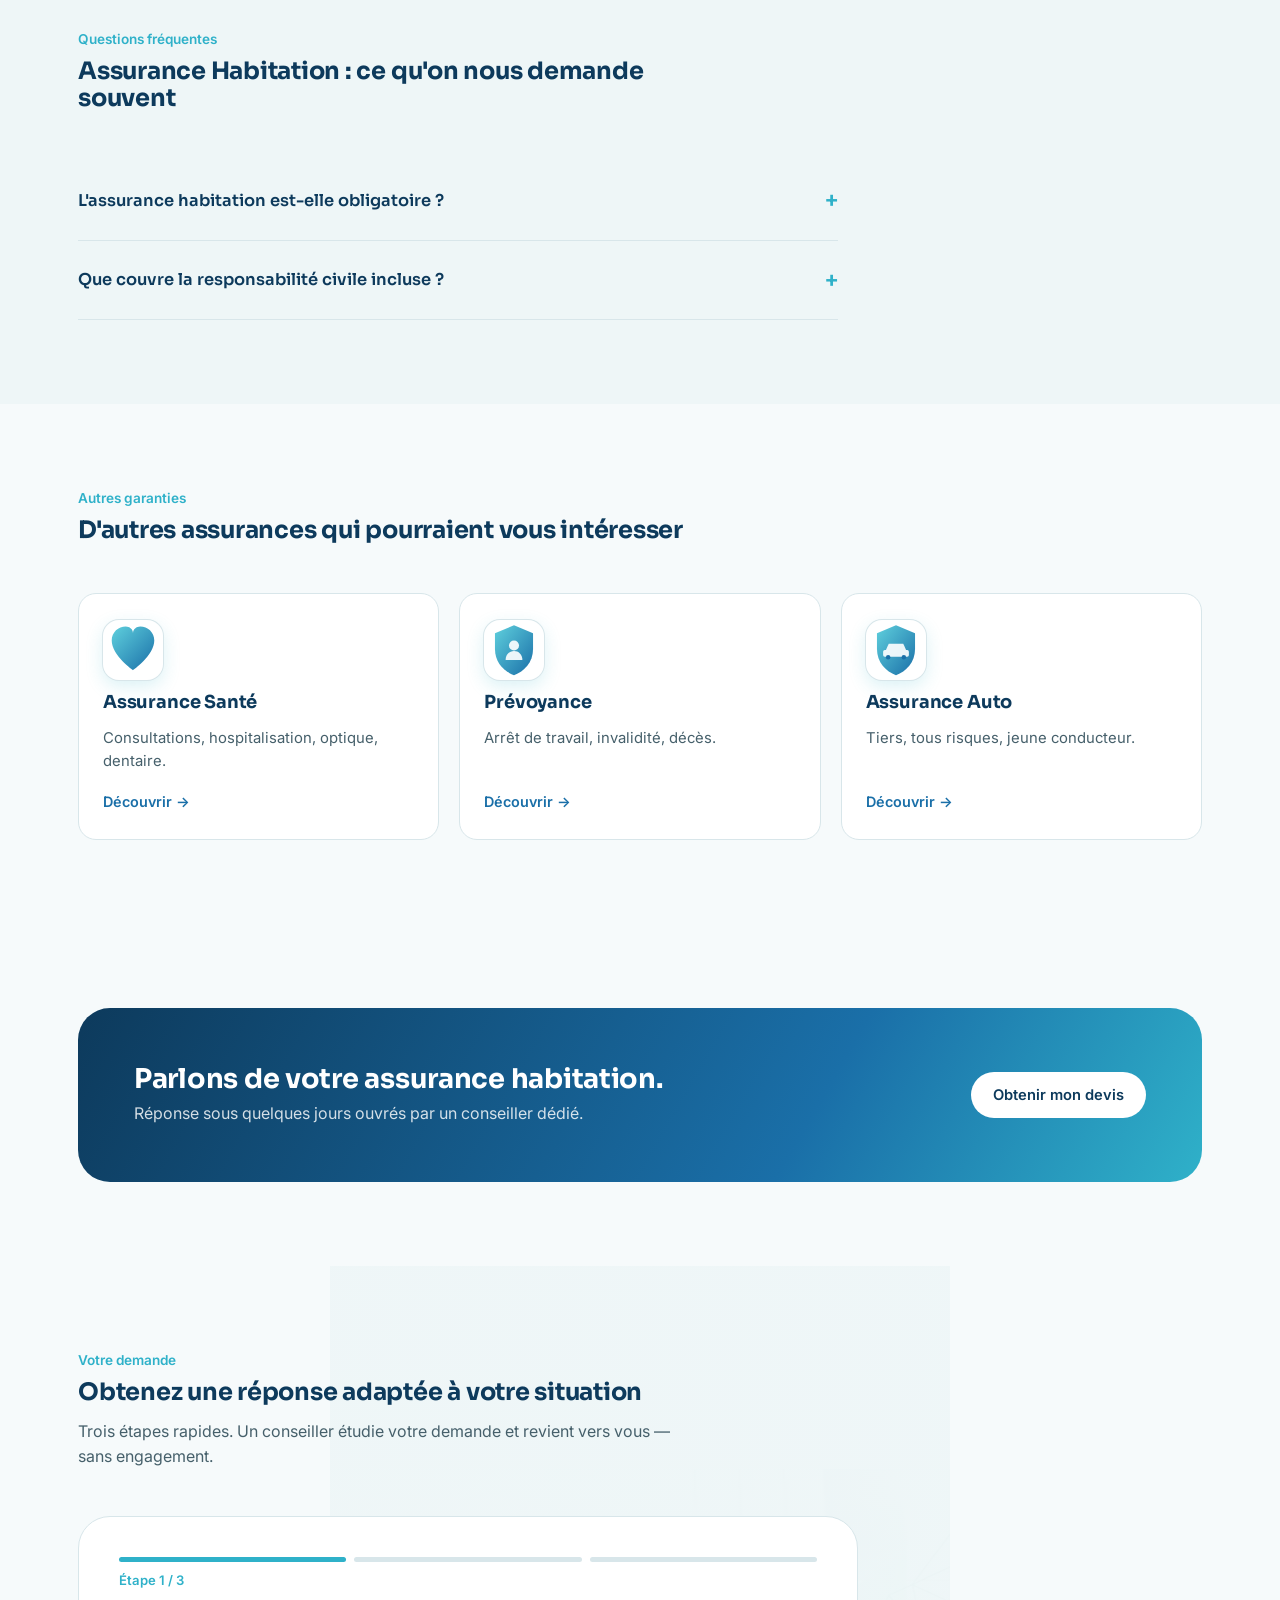
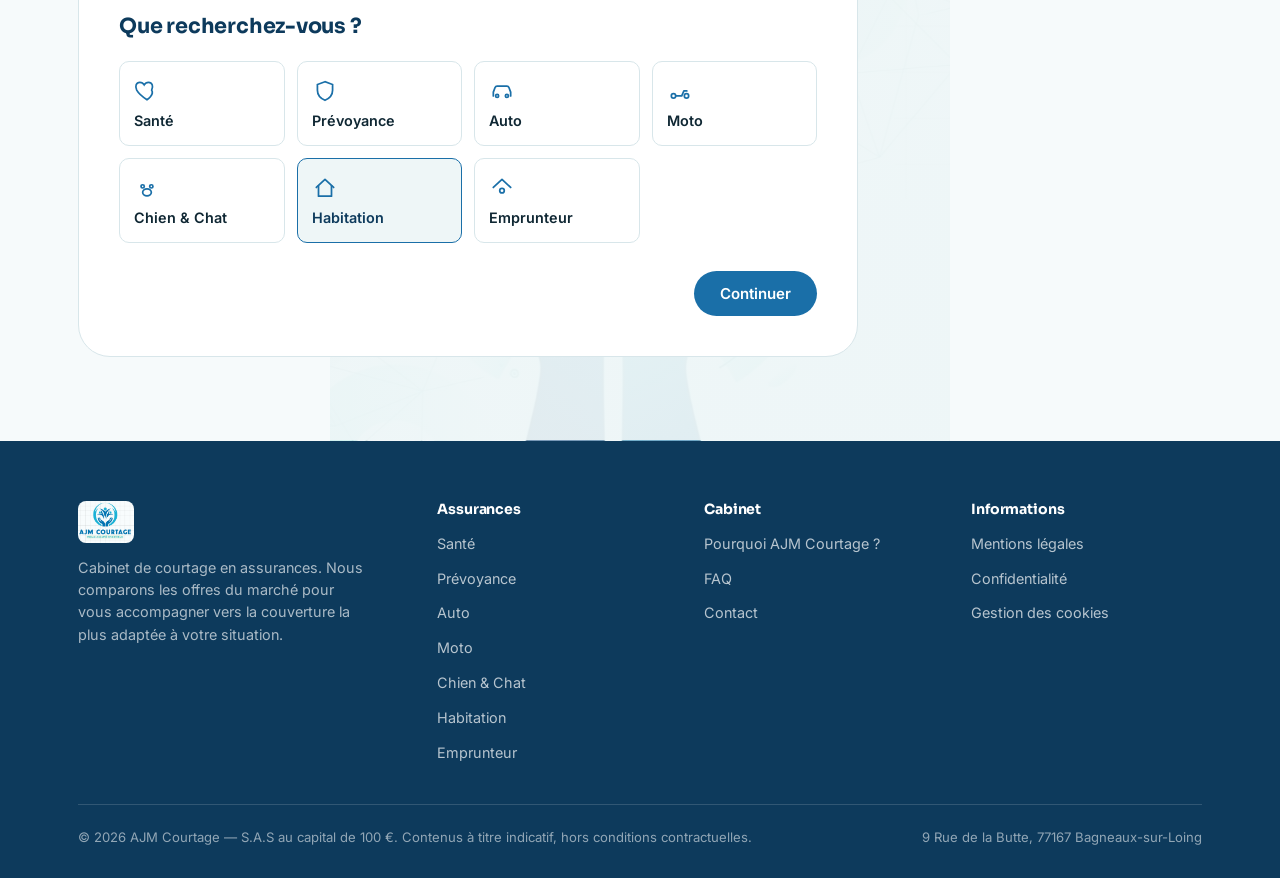
<file: assurance-habitation.html>
<!DOCTYPE html>
<html lang="fr">
<head>
<meta charset="UTF-8" />
<meta name="viewport" content="width=device-width, initial-scale=1.0" />
<title>Assurance Habitation — AJM Courtage</title>
<meta name="description" content="Locataire, propriétaire, maison ou appartement : on ajuste les garanties à la valeur réelle de vos biens et à votre mode de vie." />
<link rel="canonical" href="https://ajmcourtages.fr/assurance-habitation.html" />
<meta property="og:type" content="website" />
<meta property="og:site_name" content="AJM Courtage" />
<meta property="og:title" content="Assurance Habitation — AJM Courtage" />
<meta property="og:description" content="Locataire, propriétaire, maison ou appartement : on ajuste les garanties à la valeur réelle de vos biens et à votre mode de vie." />
<meta property="og:url" content="https://ajmcourtages.fr/assurance-habitation.html" />
<meta name="twitter:card" content="summary" />
<meta name="twitter:title" content="Assurance Habitation — AJM Courtage" />
<meta name="twitter:description" content="Locataire, propriétaire, maison ou appartement : on ajuste les garanties à la valeur réelle de vos biens et à votre mode de vie." />
<link rel="icon" href="assets/logo.jpg" />
<link rel="preconnect" href="https://fonts.googleapis.com">
<link rel="preconnect" href="https://fonts.gstatic.com" crossorigin>
<link href="https://fonts.googleapis.com/css2?family=Sora:wght@500;600;700&family=Inter:wght@400;500;600&display=swap" rel="stylesheet">
<link rel="stylesheet" href="styles.css" />
<!--
  Tracking marketing (GA4 / Meta Pixel / TikTok Pixel) : volontairement PAS
  chargé ici. Ces scripts déposent des cookies non essentiels et ne doivent
  s'exécuter qu'après consentement (RGPD). Voir consent.js, qui affiche le
  bandeau cookies et charge les 3 pixels uniquement si l'utilisateur accepte.
  Les identifiants réels (GA4/Meta/TikTok) sont à renseigner en haut de ce
  fichier, à la place des placeholders indiqués.
-->
</head>
<body data-page="assurance-habitation" data-product="assurance-habitation">
<header class="site-header">
  <div class="wrap">
    <a class="brand" href="index.html">
      <img src="assets/logo.jpg" alt="Logo AJM Courtage" />
      <span>
        <span class="brand-name">AJM COURTAGE</span>
        <span class="brand-tag">Mieux assuré ensemble</span>
      </span>
    </a>
    <nav class="main-nav">
      <a href="index.html">Accueil</a>
<a href="#produits" class="active">Nos assurances</a>
<a href="#pourquoi">Pourquoi AJM Courtage ?</a>
<a href="#faq">FAQ</a>
<a href="#contact">Contact</a>

      <a class="btn btn-primary nav-cta-mobile" href="#devis">Obtenir mon devis</a>
    </nav>
    <a class="btn btn-primary header-cta" href="#devis">Obtenir mon devis</a>
    <button class="nav-toggle" aria-label="Menu" aria-expanded="false">☰</button>
  </div>
</header>
<script>
  (function () {
    var btn = document.querySelector(".nav-toggle");
    var nav = document.querySelector(".main-nav");
    if (!btn || !nav) return;
    btn.addEventListener("click", function () {
      var open = nav.classList.toggle("open");
      btn.setAttribute("aria-expanded", open ? "true" : "false");
      btn.textContent = open ? "✕" : "☰";
    });
  })();
</script>

<main>
  <section class="product-hero">
    <div class="wrap product-hero-grid">
      <div>
        <span class="badge"><svg width="18" height="18" viewBox="0 0 24 24" fill="none" stroke="#1a6fa8" stroke-width="1.6"><path d="M4 11.5 12 4l8 7.5" stroke-linecap="round" stroke-linejoin="round"/><path d="M6 10v9.5h12V10" stroke-linecap="round" stroke-linejoin="round"/><path d="M10 19.5V14h4v5.5" stroke-linecap="round" stroke-linejoin="round"/></svg> Assurance Habitation</span>
        <h1>Votre logement protégé, du dégât des eaux au cambriolage.</h1>
        <p class="lead">Locataire, propriétaire, maison ou appartement : on ajuste les garanties à la valeur réelle de vos biens et à votre mode de vie.</p>
        <div class="hero-actions">
          <a class="btn btn-primary" href="#devis">Obtenir mon devis</a>
          <a class="btn btn-ghost" href="#devis">Être rappelé</a>
        </div>
      </div>
      <div class="product-hero-photo">
        <img src="assets/hero-habitation.jpg" alt="Assurance Habitation — AJM Courtage" loading="lazy" width="1000" height="558">
      </div>
    </div>
  </section>

  <section class="section-alt">
    <div class="wrap">
      <div class="section-head">
        <span class="kicker">Ce que couvre cette garantie</span>
        <h2>Une couverture pensée pour votre situation</h2>
      </div>
      <ul class="benefits-list">
        <li><svg width="20" height="20" viewBox="0 0 24 24" fill="none" stroke="#1a6fa8" stroke-width="1.6"><path d="M5 12.5 9.5 17 19 7" stroke-linecap="round" stroke-linejoin="round"/></svg><span>Garanties adaptées au statut : locataire ou propriétaire</span></li>
<li><svg width="20" height="20" viewBox="0 0 24 24" fill="none" stroke="#1a6fa8" stroke-width="1.6"><path d="M5 12.5 9.5 17 19 7" stroke-linecap="round" stroke-linejoin="round"/></svg><span>Couverture du mobilier à sa valeur réelle</span></li>
<li><svg width="20" height="20" viewBox="0 0 24 24" fill="none" stroke="#1a6fa8" stroke-width="1.6"><path d="M5 12.5 9.5 17 19 7" stroke-linecap="round" stroke-linejoin="round"/></svg><span>Responsabilité civile vie privée incluse</span></li>
<li><svg width="20" height="20" viewBox="0 0 24 24" fill="none" stroke="#1a6fa8" stroke-width="1.6"><path d="M5 12.5 9.5 17 19 7" stroke-linecap="round" stroke-linejoin="round"/></svg><span>Assistance rapide en cas de sinistre</span></li>

      </ul>
    </div>
  </section>

  <section>
    <div class="wrap">
      <div class="section-head">
        <span class="kicker">Comment ça fonctionne</span>
        <h2>Trois étapes, un accompagnement humain</h2>
      </div>
      <div class="steps">
        <div class="step"><h3>Je renseigne mes besoins</h3><p>Quelques informations sur votre situation et vos attentes.</p></div>
        <div class="step"><h3>AJM Courtage étudie ma situation</h3><p>Comparaison des garanties disponibles chez nos partenaires.</p></div>
        <div class="step"><h3>Je suis accompagné</h3><p>Un conseiller vous présente les options et répond à vos questions.</p></div>
      </div>
    </div>
  </section>

  <section id="faq" class="section-alt">
    <div class="wrap">
      <div class="section-head">
        <span class="kicker">Questions fréquentes</span>
        <h2>Assurance Habitation : ce qu'on nous demande souvent</h2>
      </div>
      <div class="faq-list">
        <details class="faq-item"><summary>L'assurance habitation est-elle obligatoire ?</summary><p>Elle est obligatoire pour les locataires. Pour les propriétaires occupants, elle est fortement recommandée mais pas légalement imposée, sauf copropriété.</p></details>
<details class="faq-item"><summary>Que couvre la responsabilité civile incluse ?</summary><p>Elle couvre les dommages que vous, ou les personnes vivant sous votre toit, pourriez causer involontairement à un tiers.</p></details>

      </div>
    </div>
  </section>

  <section>
    <div class="wrap">
      <div class="section-head">
        <span class="kicker">Autres garanties</span>
        <h2>D'autres assurances qui pourraient vous intéresser</h2>
      </div>
      <div class="product-grid">
      <a class="product-card" href="assurance-sante.html">
        <div class="product-icon"><svg width="56" height="56" viewBox="0 0 100 100" xmlns="http://www.w3.org/2000/svg"><defs><linearGradient id="pg23" x1="0" y1="0" x2="1" y2="1"><stop offset="0" stop-color="#5fd0dd"/><stop offset="1" stop-color="#1a6fa8"/></linearGradient></defs><g fill="url(#pg23)"><path d="M50 86C50 86 12 60 12 33 12 18 24 8 37 8 44 8 50 13 50 20 50 13 56 8 63 8 76 8 88 18 88 33 88 60 50 86 50 86Z"/></g></svg></div>
        <h3>Assurance Santé</h3>
        <p>Consultations, hospitalisation, optique, dentaire.</p>
        <span class="card-link">Découvrir →</span>
      </a>
      <a class="product-card" href="prevoyance.html">
        <div class="product-icon"><svg width="56" height="56" viewBox="0 0 100 100" xmlns="http://www.w3.org/2000/svg"><defs><linearGradient id="pg24" x1="0" y1="0" x2="1" y2="1"><stop offset="0" stop-color="#5fd0dd"/><stop offset="1" stop-color="#1a6fa8"/></linearGradient></defs><g fill="url(#pg24)"><path d="M50 6 84 20V48C84 72 68 88 50 95 32 88 16 72 16 48V20Z"/><circle cx="50" cy="42" r="9" fill="#fff" opacity="0.9"/><path d="M35 68C35 58 42 52 50 52 58 52 65 58 65 68" fill="#fff" opacity="0.9"/></g></svg></div>
        <h3>Prévoyance</h3>
        <p>Arrêt de travail, invalidité, décès.</p>
        <span class="card-link">Découvrir →</span>
      </a>
      <a class="product-card" href="assurance-auto.html">
        <div class="product-icon"><svg width="56" height="56" viewBox="0 0 100 100" xmlns="http://www.w3.org/2000/svg"><defs><linearGradient id="pg25" x1="0" y1="0" x2="1" y2="1"><stop offset="0" stop-color="#5fd0dd"/><stop offset="1" stop-color="#1a6fa8"/></linearGradient></defs><g fill="url(#pg25)"><path d="M50 6 84 20V48C84 72 68 88 50 95 32 88 16 72 16 48V20Z"/><rect x="27" y="50" width="46" height="12" rx="3" fill="#fff" opacity="0.9"/><path d="M32 50 37 39H63L68 50Z" fill="#fff" opacity="0.9"/><circle cx="36" cy="63" r="4" fill="#1a6fa8"/><circle cx="64" cy="63" r="4" fill="#1a6fa8"/></g></svg></div>
        <h3>Assurance Auto</h3>
        <p>Tiers, tous risques, jeune conducteur.</p>
        <span class="card-link">Découvrir →</span>
      </a>
      </div>
    </div>
  </section>

  <section>
    <div class="wrap">
      <div class="cta-band">
        <div>
          <h2>Parlons de votre assurance habitation.</h2>
          <p>Réponse sous quelques jours ouvrés par un conseiller dédié.</p>
        </div>
        <a class="btn btn-primary" href="#devis">Obtenir mon devis</a>
      </div>
    </div>
  </section>

  <section id="devis" class="section-alt devis-section">
    <div class="wrap">
      <div class="section-head">
        <span class="kicker">Votre demande</span>
        <h2>Obtenez une réponse adaptée à votre situation</h2>
        <p>Trois étapes rapides. Un conseiller étudie votre demande et revient vers vous — sans engagement.</p>
      </div>
      <div id="lead-form" class="lead-form" data-preselect="assurance-habitation"></div>
    </div>
  </section>

</main>
<footer id="contact">
  <div class="wrap">
    <div class="footer-grid">
      <div class="footer-brand">
        <img src="assets/logo.jpg" alt="Logo AJM Courtage" />
        <p>Cabinet de courtage en assurances. Nous comparons les offres du marché pour vous accompagner vers la couverture la plus adaptée à votre situation.</p>
      </div>
      <div>
        <h4>Assurances</h4>
        <ul><li><a href="assurance-sante.html">Santé</a></li>
<li><a href="prevoyance.html">Prévoyance</a></li>
<li><a href="assurance-auto.html">Auto</a></li>
<li><a href="assurance-moto.html">Moto</a></li>
<li><a href="assurance-chien-chat.html">Chien & Chat</a></li>
<li><a href="assurance-habitation.html">Habitation</a></li>
<li><a href="assurance-emprunteur.html">Emprunteur</a></li></ul>
      </div>
      <div>
        <h4>Cabinet</h4>
        <ul>
          <li><a href="index.html#pourquoi">Pourquoi AJM Courtage ?</a></li>
          <li><a href="index.html#faq">FAQ</a></li>
          <li><a href="#contact">Contact</a></li>
        </ul>
      </div>
      <div>
        <h4>Informations</h4>
        <ul>
          <li><a href="mentions-legales.html">Mentions légales</a></li>
          <li><a href="confidentialite.html">Confidentialité</a></li>
          <li><a href="cookies.html">Gestion des cookies</a></li>
        </ul>
      </div>
    </div>
    <div class="footer-bottom">
      <span>© 2026 AJM Courtage — S.A.S au capital de 100 €. Contenus à titre indicatif, hors conditions contractuelles.</span>
      <span>9 Rue de la Butte, 77167 Bagneaux-sur-Loing</span>
    </div>
  </div>
</footer>
<script src="consent.js" defer></script>
<script src="tracking.js" defer></script>
<script src="form.js" defer></script>
</body>
</html>
</file>
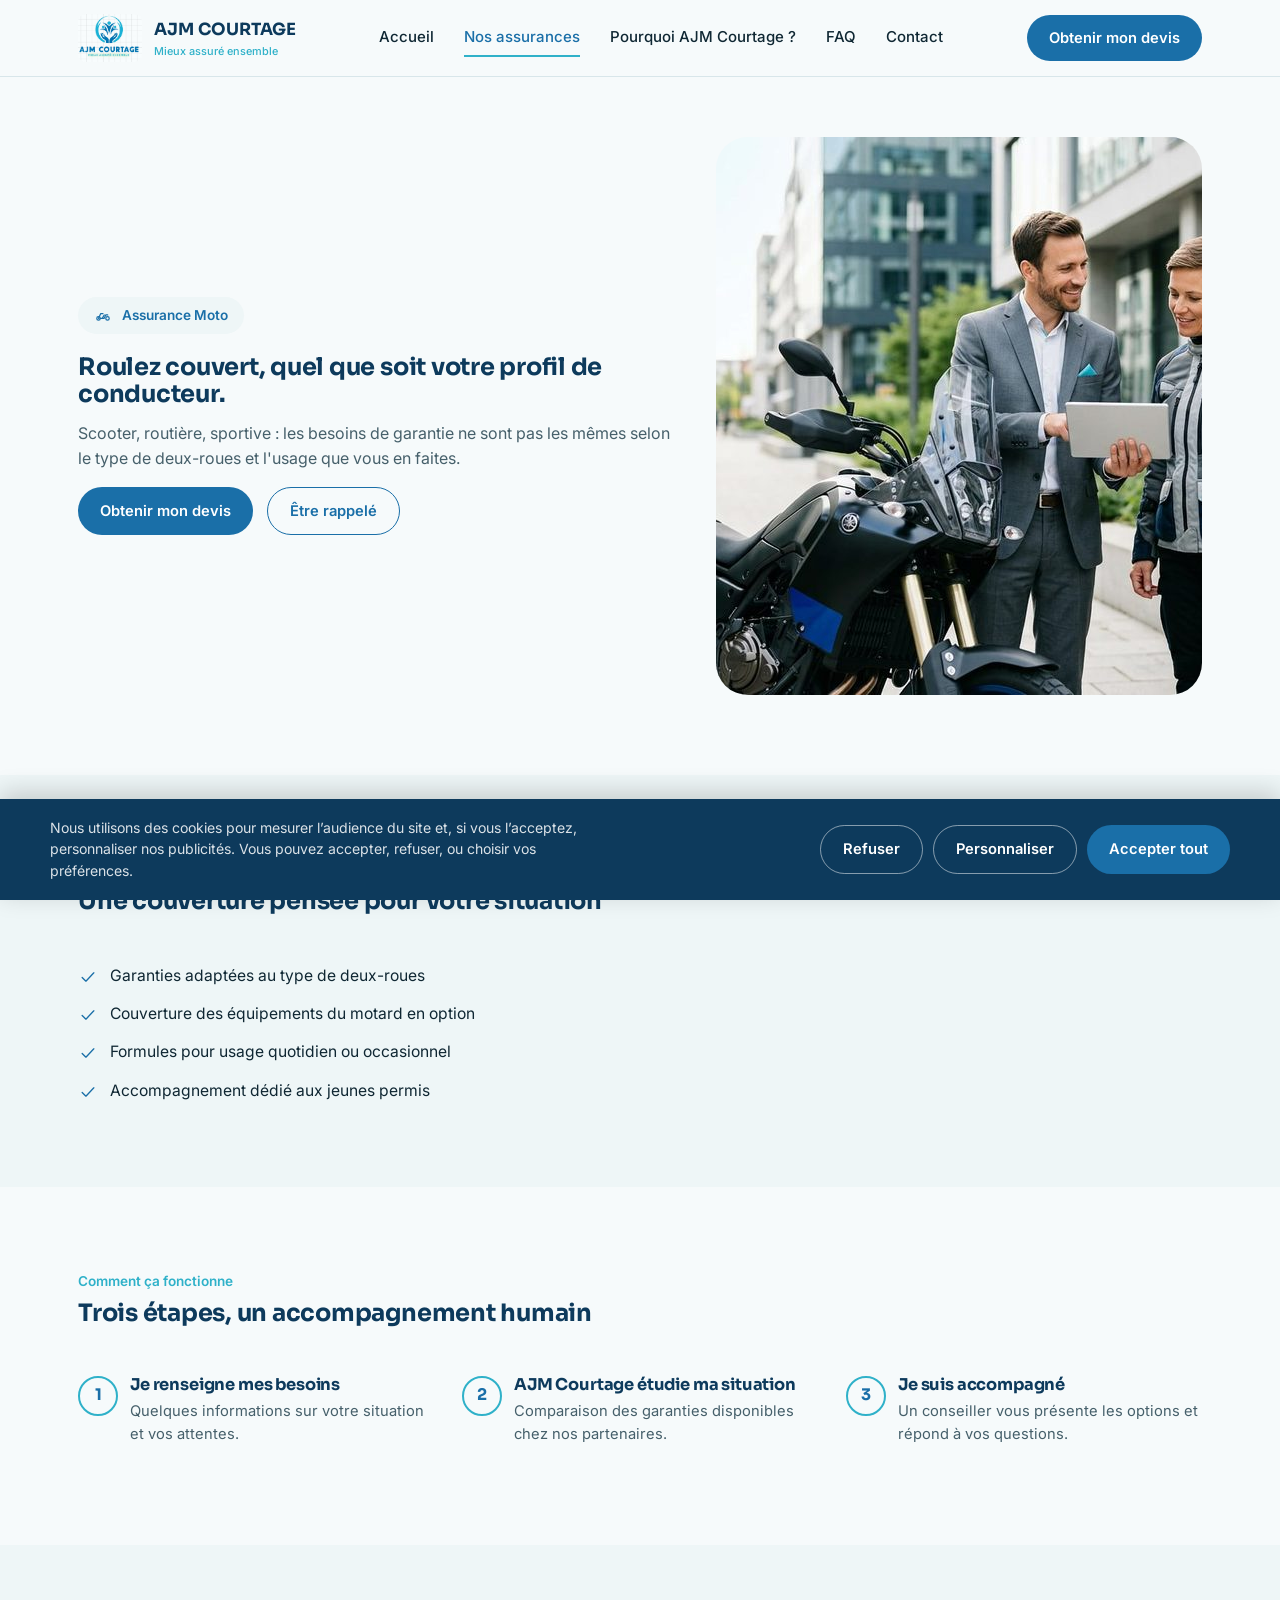
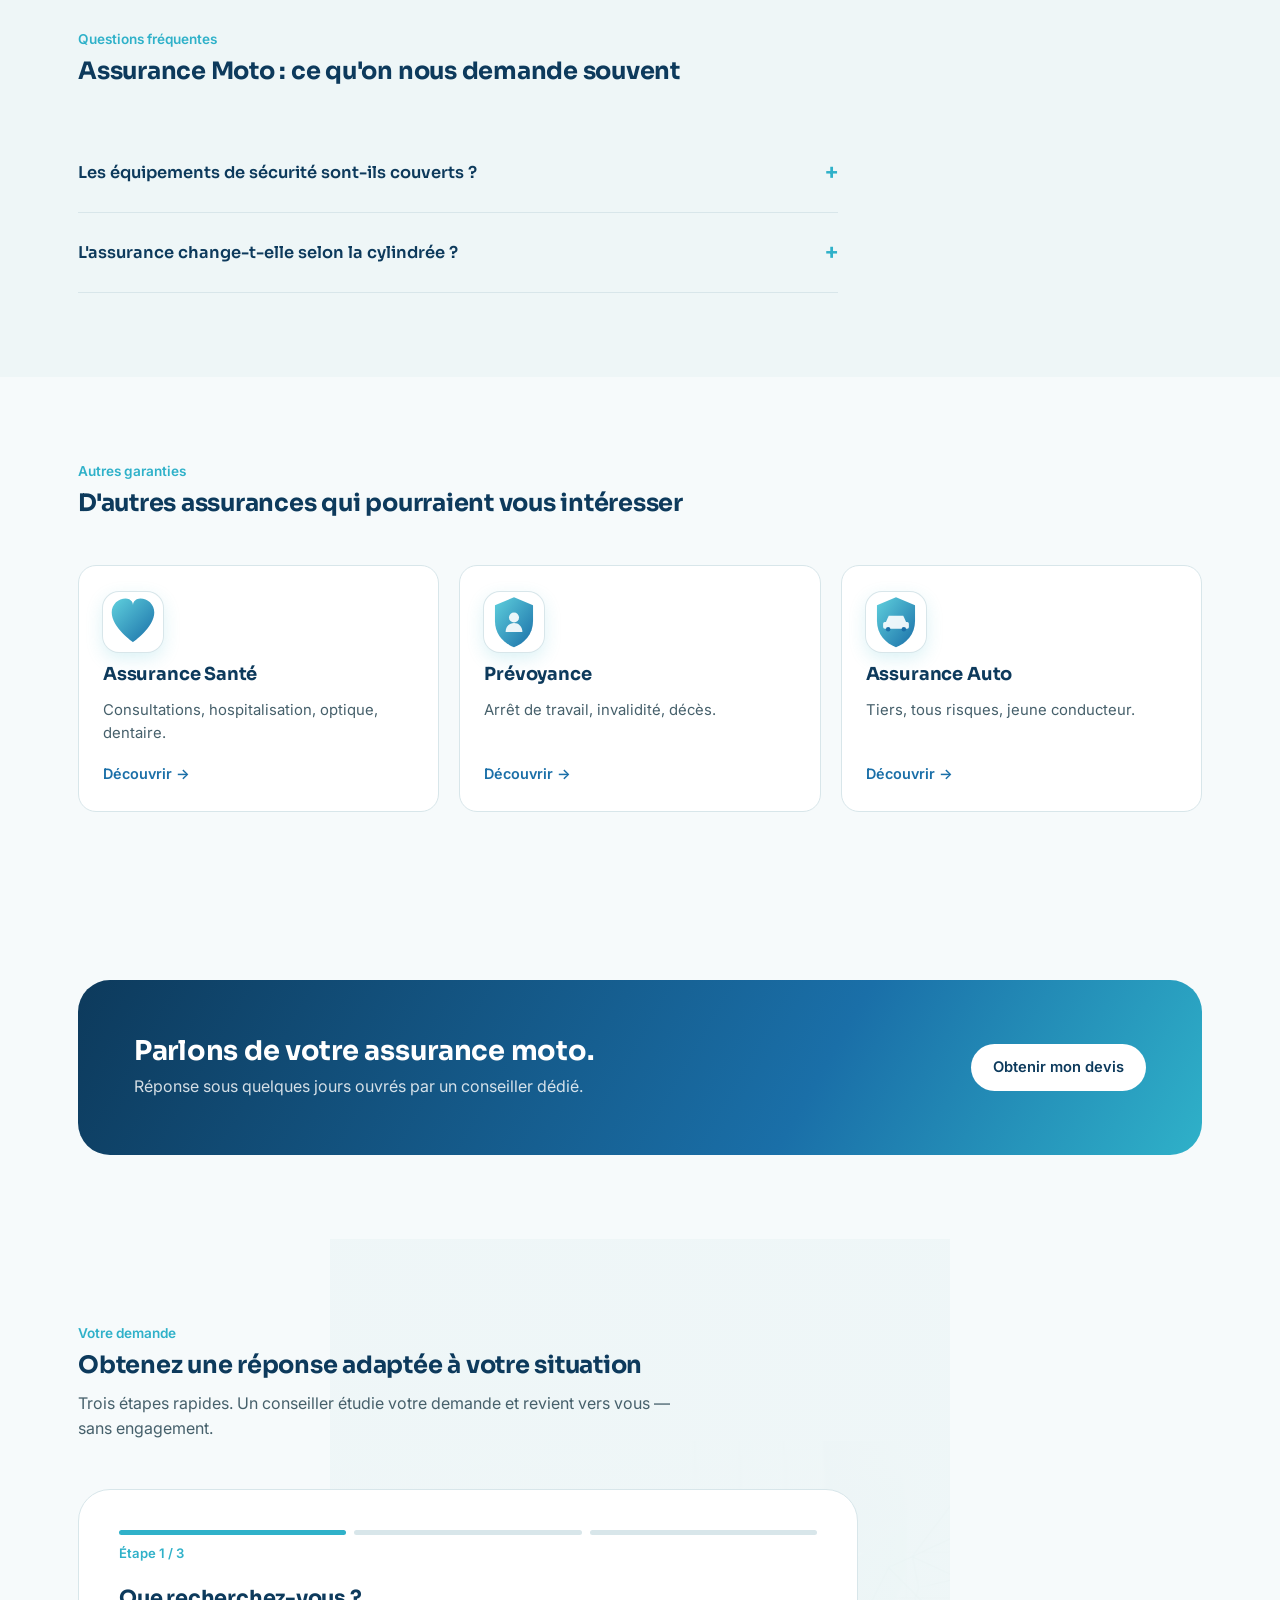
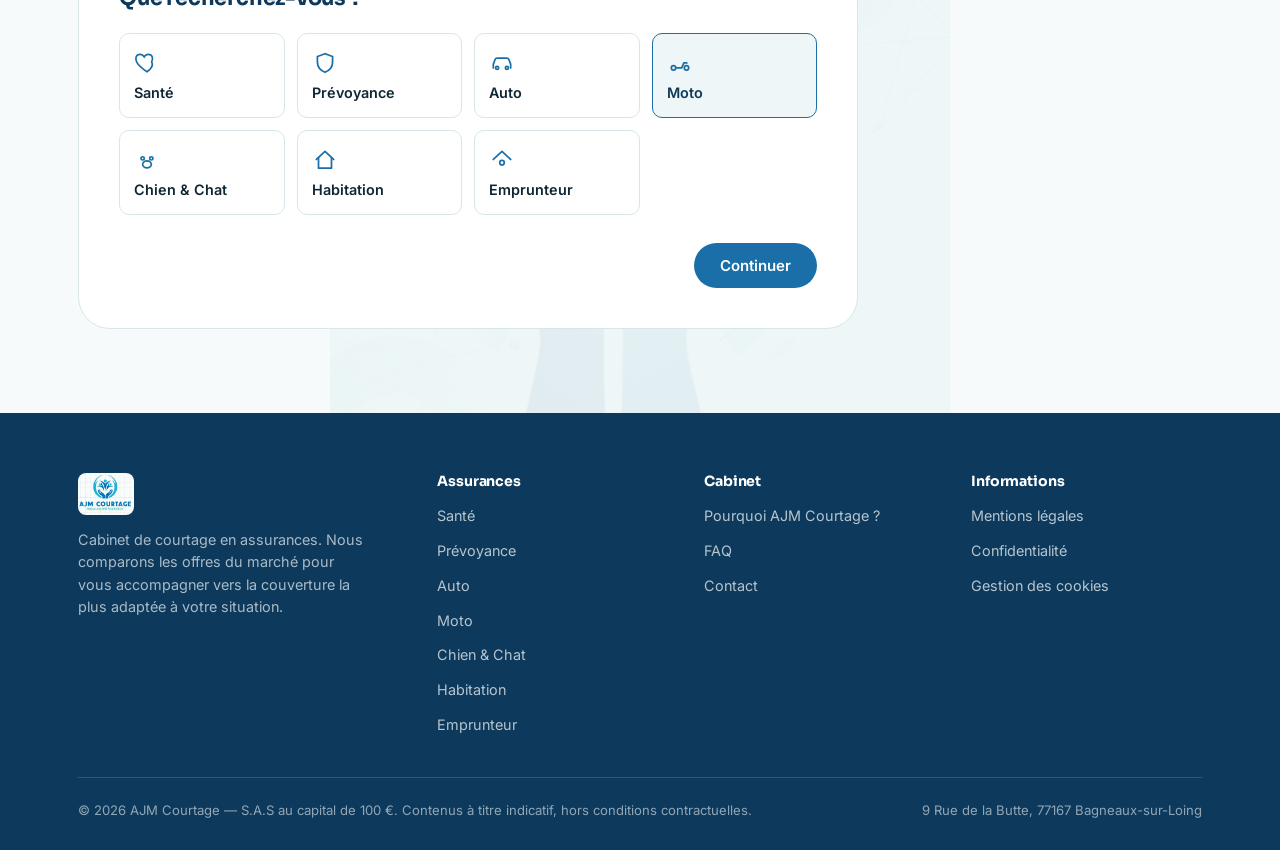
<file: assurance-moto.html>
<!DOCTYPE html>
<html lang="fr">
<head>
<meta charset="UTF-8" />
<meta name="viewport" content="width=device-width, initial-scale=1.0" />
<title>Assurance Moto — AJM Courtage</title>
<meta name="description" content="Scooter, routière, sportive : les besoins de garantie ne sont pas les mêmes selon le type de deux-roues et l'usage que vous en faites." />
<link rel="canonical" href="https://ajmcourtages.fr/assurance-moto.html" />
<meta property="og:type" content="website" />
<meta property="og:site_name" content="AJM Courtage" />
<meta property="og:title" content="Assurance Moto — AJM Courtage" />
<meta property="og:description" content="Scooter, routière, sportive : les besoins de garantie ne sont pas les mêmes selon le type de deux-roues et l'usage que vous en faites." />
<meta property="og:url" content="https://ajmcourtages.fr/assurance-moto.html" />
<meta name="twitter:card" content="summary" />
<meta name="twitter:title" content="Assurance Moto — AJM Courtage" />
<meta name="twitter:description" content="Scooter, routière, sportive : les besoins de garantie ne sont pas les mêmes selon le type de deux-roues et l'usage que vous en faites." />
<link rel="icon" href="assets/logo.jpg" />
<link rel="preconnect" href="https://fonts.googleapis.com">
<link rel="preconnect" href="https://fonts.gstatic.com" crossorigin>
<link href="https://fonts.googleapis.com/css2?family=Sora:wght@500;600;700&family=Inter:wght@400;500;600&display=swap" rel="stylesheet">
<link rel="stylesheet" href="styles.css" />
<!--
  Tracking marketing (GA4 / Meta Pixel / TikTok Pixel) : volontairement PAS
  chargé ici. Ces scripts déposent des cookies non essentiels et ne doivent
  s'exécuter qu'après consentement (RGPD). Voir consent.js, qui affiche le
  bandeau cookies et charge les 3 pixels uniquement si l'utilisateur accepte.
  Les identifiants réels (GA4/Meta/TikTok) sont à renseigner en haut de ce
  fichier, à la place des placeholders indiqués.
-->
</head>
<body data-page="assurance-moto" data-product="assurance-moto">
<header class="site-header">
  <div class="wrap">
    <a class="brand" href="index.html">
      <img src="assets/logo.jpg" alt="Logo AJM Courtage" />
      <span>
        <span class="brand-name">AJM COURTAGE</span>
        <span class="brand-tag">Mieux assuré ensemble</span>
      </span>
    </a>
    <nav class="main-nav">
      <a href="index.html">Accueil</a>
<a href="#produits" class="active">Nos assurances</a>
<a href="#pourquoi">Pourquoi AJM Courtage ?</a>
<a href="#faq">FAQ</a>
<a href="#contact">Contact</a>

      <a class="btn btn-primary nav-cta-mobile" href="#devis">Obtenir mon devis</a>
    </nav>
    <a class="btn btn-primary header-cta" href="#devis">Obtenir mon devis</a>
    <button class="nav-toggle" aria-label="Menu" aria-expanded="false">☰</button>
  </div>
</header>
<script>
  (function () {
    var btn = document.querySelector(".nav-toggle");
    var nav = document.querySelector(".main-nav");
    if (!btn || !nav) return;
    btn.addEventListener("click", function () {
      var open = nav.classList.toggle("open");
      btn.setAttribute("aria-expanded", open ? "true" : "false");
      btn.textContent = open ? "✕" : "☰";
    });
  })();
</script>

<main>
  <section class="product-hero">
    <div class="wrap product-hero-grid">
      <div>
        <span class="badge"><svg width="18" height="18" viewBox="0 0 24 24" fill="none" stroke="#1a6fa8" stroke-width="1.6"><circle cx="6" cy="16.5" r="2.3"/><circle cx="18" cy="16.5" r="2.3"/><path d="M8.2 16.5h5.4l2-4.6h2.7M13.6 11.9 11 16.5M6 16.5l3-6.4h3" stroke-linecap="round" stroke-linejoin="round"/></svg> Assurance Moto</span>
        <h1>Roulez couvert, quel que soit votre profil de conducteur.</h1>
        <p class="lead">Scooter, routière, sportive : les besoins de garantie ne sont pas les mêmes selon le type de deux-roues et l'usage que vous en faites.</p>
        <div class="hero-actions">
          <a class="btn btn-primary" href="#devis">Obtenir mon devis</a>
          <a class="btn btn-ghost" href="#devis">Être rappelé</a>
        </div>
      </div>
      <div class="product-hero-photo">
        <img src="assets/hero-moto.jpg" alt="Assurance Moto — AJM Courtage" loading="lazy" width="1000" height="558">
      </div>
    </div>
  </section>

  <section class="section-alt">
    <div class="wrap">
      <div class="section-head">
        <span class="kicker">Ce que couvre cette garantie</span>
        <h2>Une couverture pensée pour votre situation</h2>
      </div>
      <ul class="benefits-list">
        <li><svg width="20" height="20" viewBox="0 0 24 24" fill="none" stroke="#1a6fa8" stroke-width="1.6"><path d="M5 12.5 9.5 17 19 7" stroke-linecap="round" stroke-linejoin="round"/></svg><span>Garanties adaptées au type de deux-roues</span></li>
<li><svg width="20" height="20" viewBox="0 0 24 24" fill="none" stroke="#1a6fa8" stroke-width="1.6"><path d="M5 12.5 9.5 17 19 7" stroke-linecap="round" stroke-linejoin="round"/></svg><span>Couverture des équipements du motard en option</span></li>
<li><svg width="20" height="20" viewBox="0 0 24 24" fill="none" stroke="#1a6fa8" stroke-width="1.6"><path d="M5 12.5 9.5 17 19 7" stroke-linecap="round" stroke-linejoin="round"/></svg><span>Formules pour usage quotidien ou occasionnel</span></li>
<li><svg width="20" height="20" viewBox="0 0 24 24" fill="none" stroke="#1a6fa8" stroke-width="1.6"><path d="M5 12.5 9.5 17 19 7" stroke-linecap="round" stroke-linejoin="round"/></svg><span>Accompagnement dédié aux jeunes permis</span></li>

      </ul>
    </div>
  </section>

  <section>
    <div class="wrap">
      <div class="section-head">
        <span class="kicker">Comment ça fonctionne</span>
        <h2>Trois étapes, un accompagnement humain</h2>
      </div>
      <div class="steps">
        <div class="step"><h3>Je renseigne mes besoins</h3><p>Quelques informations sur votre situation et vos attentes.</p></div>
        <div class="step"><h3>AJM Courtage étudie ma situation</h3><p>Comparaison des garanties disponibles chez nos partenaires.</p></div>
        <div class="step"><h3>Je suis accompagné</h3><p>Un conseiller vous présente les options et répond à vos questions.</p></div>
      </div>
    </div>
  </section>

  <section id="faq" class="section-alt">
    <div class="wrap">
      <div class="section-head">
        <span class="kicker">Questions fréquentes</span>
        <h2>Assurance Moto : ce qu'on nous demande souvent</h2>
      </div>
      <div class="faq-list">
        <details class="faq-item"><summary>Les équipements de sécurité sont-ils couverts ?</summary><p>Oui, une garantie équipement peut être ajoutée pour couvrir casque, blouson et gants en cas de sinistre impliquant votre deux-roues.</p></details>
<details class="faq-item"><summary>L'assurance change-t-elle selon la cylindrée ?</summary><p>Oui, la cylindrée et la puissance influencent directement le niveau de risque évalué et donc les garanties recommandées.</p></details>

      </div>
    </div>
  </section>

  <section>
    <div class="wrap">
      <div class="section-head">
        <span class="kicker">Autres garanties</span>
        <h2>D'autres assurances qui pourraient vous intéresser</h2>
      </div>
      <div class="product-grid">
      <a class="product-card" href="assurance-sante.html">
        <div class="product-icon"><svg width="56" height="56" viewBox="0 0 100 100" xmlns="http://www.w3.org/2000/svg"><defs><linearGradient id="pg17" x1="0" y1="0" x2="1" y2="1"><stop offset="0" stop-color="#5fd0dd"/><stop offset="1" stop-color="#1a6fa8"/></linearGradient></defs><g fill="url(#pg17)"><path d="M50 86C50 86 12 60 12 33 12 18 24 8 37 8 44 8 50 13 50 20 50 13 56 8 63 8 76 8 88 18 88 33 88 60 50 86 50 86Z"/></g></svg></div>
        <h3>Assurance Santé</h3>
        <p>Consultations, hospitalisation, optique, dentaire.</p>
        <span class="card-link">Découvrir →</span>
      </a>
      <a class="product-card" href="prevoyance.html">
        <div class="product-icon"><svg width="56" height="56" viewBox="0 0 100 100" xmlns="http://www.w3.org/2000/svg"><defs><linearGradient id="pg18" x1="0" y1="0" x2="1" y2="1"><stop offset="0" stop-color="#5fd0dd"/><stop offset="1" stop-color="#1a6fa8"/></linearGradient></defs><g fill="url(#pg18)"><path d="M50 6 84 20V48C84 72 68 88 50 95 32 88 16 72 16 48V20Z"/><circle cx="50" cy="42" r="9" fill="#fff" opacity="0.9"/><path d="M35 68C35 58 42 52 50 52 58 52 65 58 65 68" fill="#fff" opacity="0.9"/></g></svg></div>
        <h3>Prévoyance</h3>
        <p>Arrêt de travail, invalidité, décès.</p>
        <span class="card-link">Découvrir →</span>
      </a>
      <a class="product-card" href="assurance-auto.html">
        <div class="product-icon"><svg width="56" height="56" viewBox="0 0 100 100" xmlns="http://www.w3.org/2000/svg"><defs><linearGradient id="pg19" x1="0" y1="0" x2="1" y2="1"><stop offset="0" stop-color="#5fd0dd"/><stop offset="1" stop-color="#1a6fa8"/></linearGradient></defs><g fill="url(#pg19)"><path d="M50 6 84 20V48C84 72 68 88 50 95 32 88 16 72 16 48V20Z"/><rect x="27" y="50" width="46" height="12" rx="3" fill="#fff" opacity="0.9"/><path d="M32 50 37 39H63L68 50Z" fill="#fff" opacity="0.9"/><circle cx="36" cy="63" r="4" fill="#1a6fa8"/><circle cx="64" cy="63" r="4" fill="#1a6fa8"/></g></svg></div>
        <h3>Assurance Auto</h3>
        <p>Tiers, tous risques, jeune conducteur.</p>
        <span class="card-link">Découvrir →</span>
      </a>
      </div>
    </div>
  </section>

  <section>
    <div class="wrap">
      <div class="cta-band">
        <div>
          <h2>Parlons de votre assurance moto.</h2>
          <p>Réponse sous quelques jours ouvrés par un conseiller dédié.</p>
        </div>
        <a class="btn btn-primary" href="#devis">Obtenir mon devis</a>
      </div>
    </div>
  </section>

  <section id="devis" class="section-alt devis-section">
    <div class="wrap">
      <div class="section-head">
        <span class="kicker">Votre demande</span>
        <h2>Obtenez une réponse adaptée à votre situation</h2>
        <p>Trois étapes rapides. Un conseiller étudie votre demande et revient vers vous — sans engagement.</p>
      </div>
      <div id="lead-form" class="lead-form" data-preselect="assurance-moto"></div>
    </div>
  </section>

</main>
<footer id="contact">
  <div class="wrap">
    <div class="footer-grid">
      <div class="footer-brand">
        <img src="assets/logo.jpg" alt="Logo AJM Courtage" />
        <p>Cabinet de courtage en assurances. Nous comparons les offres du marché pour vous accompagner vers la couverture la plus adaptée à votre situation.</p>
      </div>
      <div>
        <h4>Assurances</h4>
        <ul><li><a href="assurance-sante.html">Santé</a></li>
<li><a href="prevoyance.html">Prévoyance</a></li>
<li><a href="assurance-auto.html">Auto</a></li>
<li><a href="assurance-moto.html">Moto</a></li>
<li><a href="assurance-chien-chat.html">Chien & Chat</a></li>
<li><a href="assurance-habitation.html">Habitation</a></li>
<li><a href="assurance-emprunteur.html">Emprunteur</a></li></ul>
      </div>
      <div>
        <h4>Cabinet</h4>
        <ul>
          <li><a href="index.html#pourquoi">Pourquoi AJM Courtage ?</a></li>
          <li><a href="index.html#faq">FAQ</a></li>
          <li><a href="#contact">Contact</a></li>
        </ul>
      </div>
      <div>
        <h4>Informations</h4>
        <ul>
          <li><a href="mentions-legales.html">Mentions légales</a></li>
          <li><a href="confidentialite.html">Confidentialité</a></li>
          <li><a href="cookies.html">Gestion des cookies</a></li>
        </ul>
      </div>
    </div>
    <div class="footer-bottom">
      <span>© 2026 AJM Courtage — S.A.S au capital de 100 €. Contenus à titre indicatif, hors conditions contractuelles.</span>
      <span>9 Rue de la Butte, 77167 Bagneaux-sur-Loing</span>
    </div>
  </div>
</footer>
<script src="consent.js" defer></script>
<script src="tracking.js" defer></script>
<script src="form.js" defer></script>
</body>
</html>
</file>
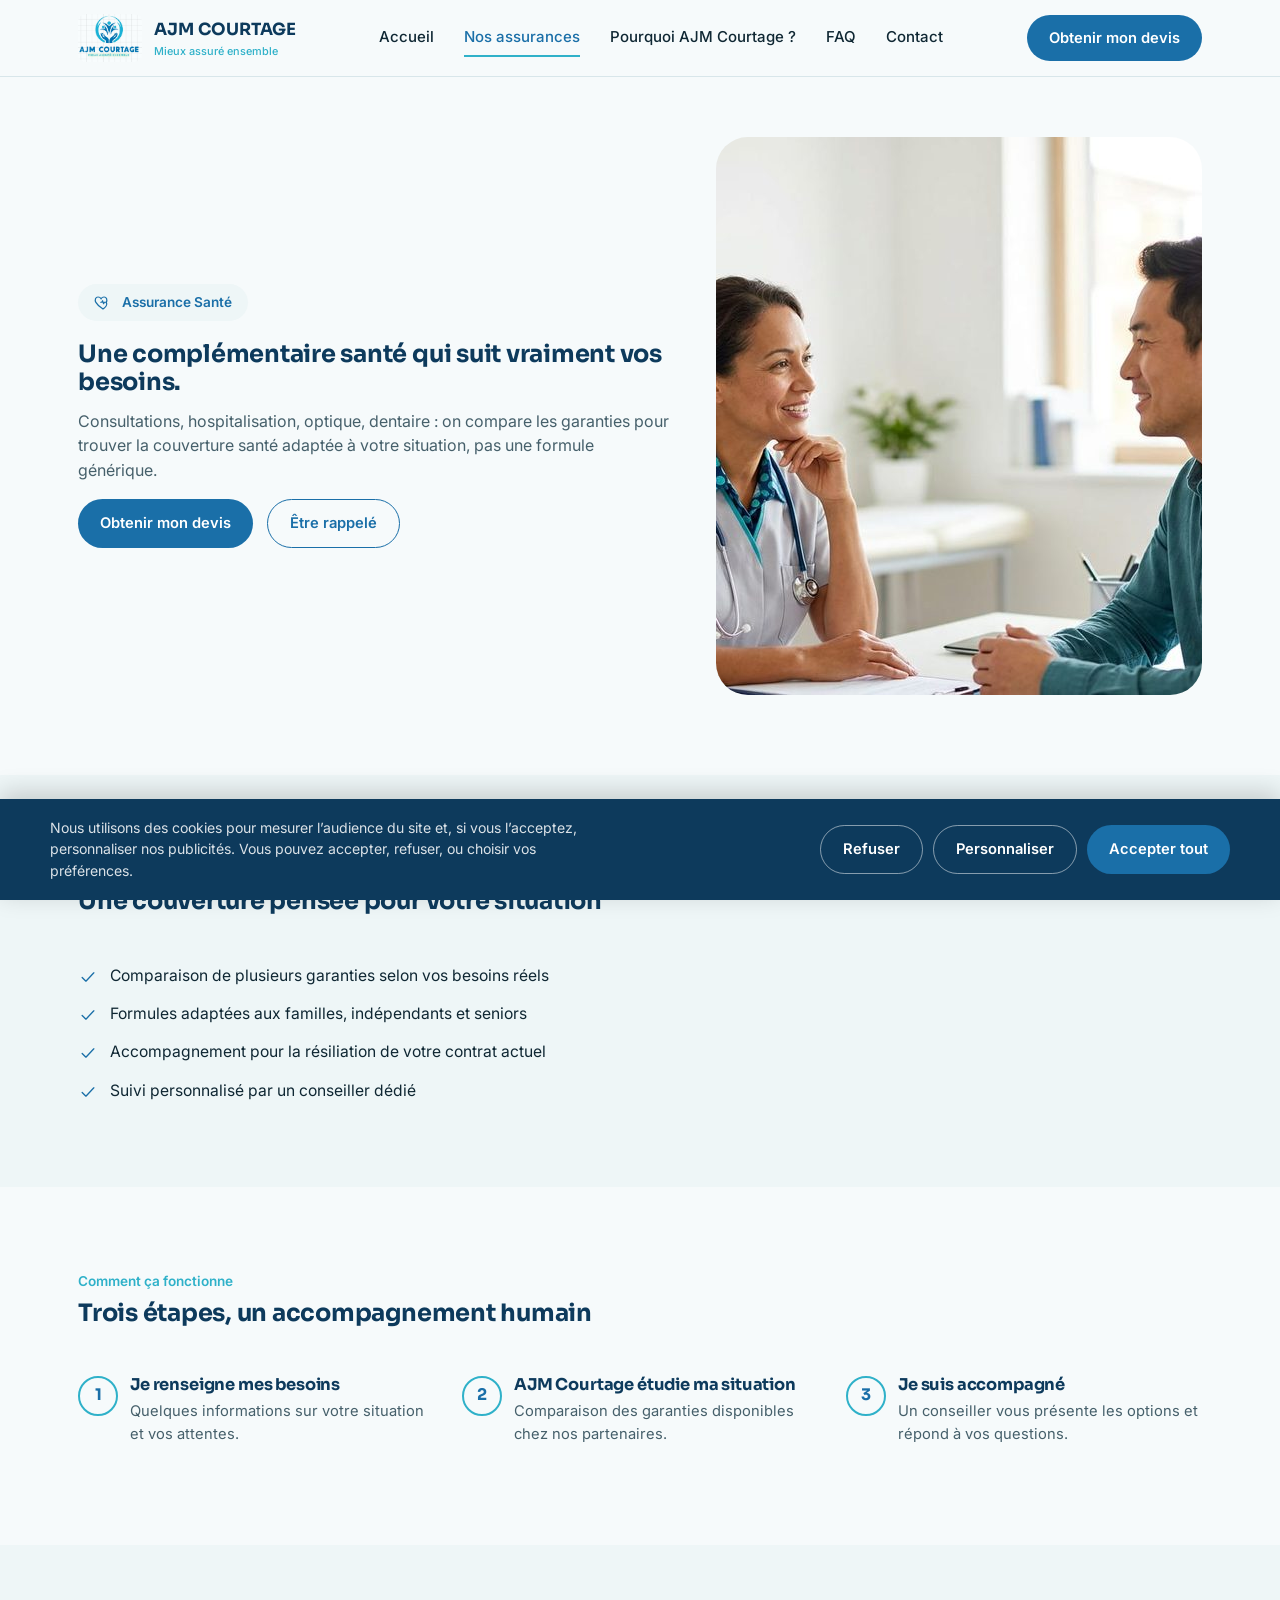
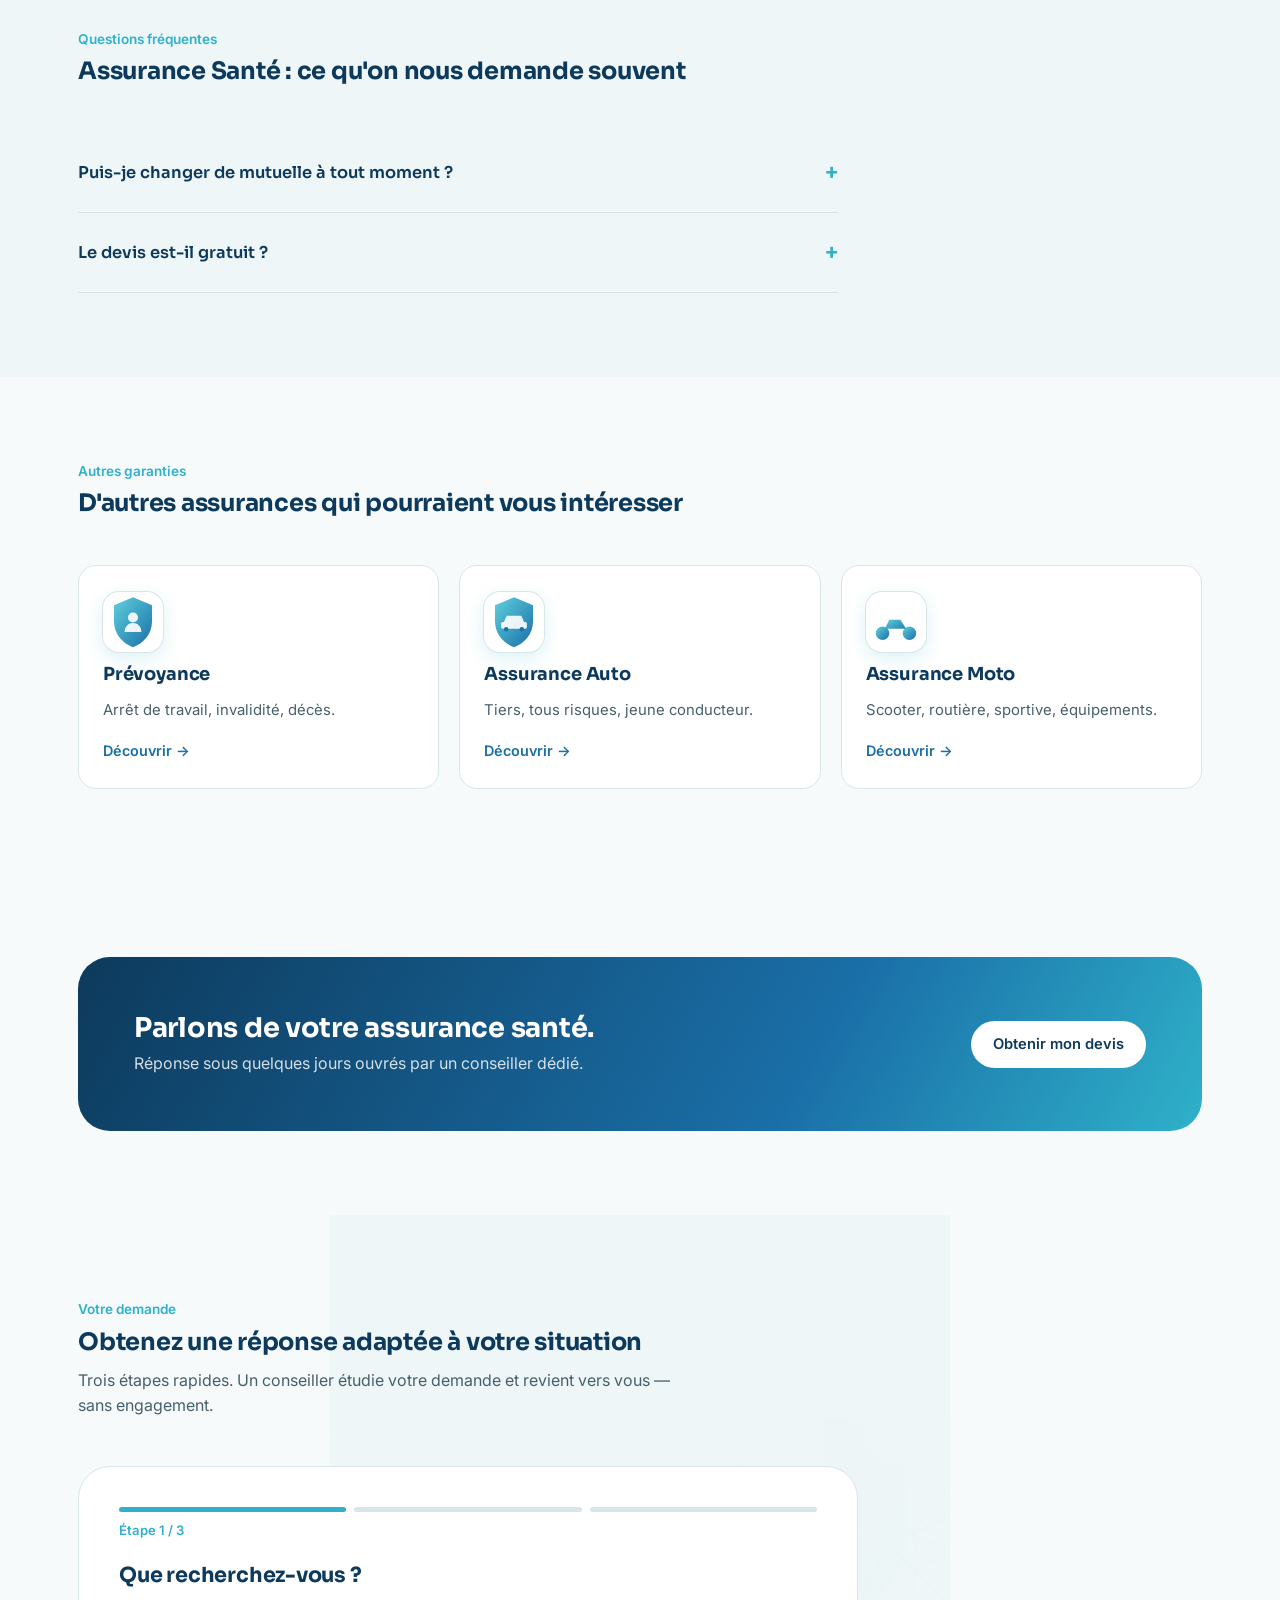
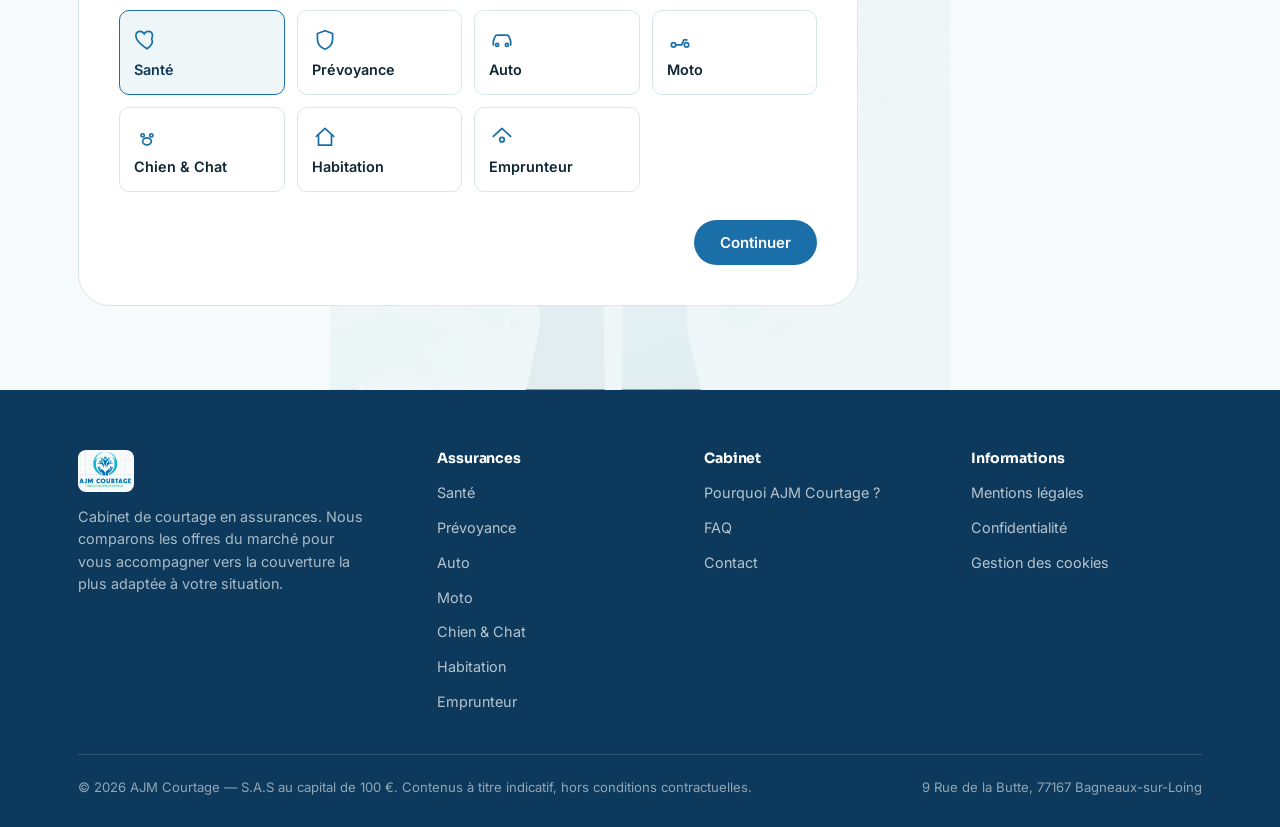
<file: assurance-sante.html>
<!DOCTYPE html>
<html lang="fr">
<head>
<meta charset="UTF-8" />
<meta name="viewport" content="width=device-width, initial-scale=1.0" />
<title>Assurance Santé — AJM Courtage</title>
<meta name="description" content="Consultations, hospitalisation, optique, dentaire : on compare les garanties pour trouver la couverture santé adaptée à votre situation, pas une formu" />
<link rel="canonical" href="https://ajmcourtages.fr/assurance-sante.html" />
<meta property="og:type" content="website" />
<meta property="og:site_name" content="AJM Courtage" />
<meta property="og:title" content="Assurance Santé — AJM Courtage" />
<meta property="og:description" content="Consultations, hospitalisation, optique, dentaire : on compare les garanties pour trouver la couverture santé adaptée à votre situation, pas une formu" />
<meta property="og:url" content="https://ajmcourtages.fr/assurance-sante.html" />
<meta name="twitter:card" content="summary" />
<meta name="twitter:title" content="Assurance Santé — AJM Courtage" />
<meta name="twitter:description" content="Consultations, hospitalisation, optique, dentaire : on compare les garanties pour trouver la couverture santé adaptée à votre situation, pas une formu" />
<link rel="icon" href="assets/logo.jpg" />
<link rel="preconnect" href="https://fonts.googleapis.com">
<link rel="preconnect" href="https://fonts.gstatic.com" crossorigin>
<link href="https://fonts.googleapis.com/css2?family=Sora:wght@500;600;700&family=Inter:wght@400;500;600&display=swap" rel="stylesheet">
<link rel="stylesheet" href="styles.css" />
<!--
  Tracking marketing (GA4 / Meta Pixel / TikTok Pixel) : volontairement PAS
  chargé ici. Ces scripts déposent des cookies non essentiels et ne doivent
  s'exécuter qu'après consentement (RGPD). Voir consent.js, qui affiche le
  bandeau cookies et charge les 3 pixels uniquement si l'utilisateur accepte.
  Les identifiants réels (GA4/Meta/TikTok) sont à renseigner en haut de ce
  fichier, à la place des placeholders indiqués.
-->
</head>
<body data-page="assurance-sante" data-product="assurance-sante">
<header class="site-header">
  <div class="wrap">
    <a class="brand" href="index.html">
      <img src="assets/logo.jpg" alt="Logo AJM Courtage" />
      <span>
        <span class="brand-name">AJM COURTAGE</span>
        <span class="brand-tag">Mieux assuré ensemble</span>
      </span>
    </a>
    <nav class="main-nav">
      <a href="index.html">Accueil</a>
<a href="#produits" class="active">Nos assurances</a>
<a href="#pourquoi">Pourquoi AJM Courtage ?</a>
<a href="#faq">FAQ</a>
<a href="#contact">Contact</a>

      <a class="btn btn-primary nav-cta-mobile" href="#devis">Obtenir mon devis</a>
    </nav>
    <a class="btn btn-primary header-cta" href="#devis">Obtenir mon devis</a>
    <button class="nav-toggle" aria-label="Menu" aria-expanded="false">☰</button>
  </div>
</header>
<script>
  (function () {
    var btn = document.querySelector(".nav-toggle");
    var nav = document.querySelector(".main-nav");
    if (!btn || !nav) return;
    btn.addEventListener("click", function () {
      var open = nav.classList.toggle("open");
      btn.setAttribute("aria-expanded", open ? "true" : "false");
      btn.textContent = open ? "✕" : "☰";
    });
  })();
</script>

<main>
  <section class="product-hero">
    <div class="wrap product-hero-grid">
      <div>
        <span class="badge"><svg width="18" height="18" viewBox="0 0 24 24" fill="none" stroke="#1a6fa8" stroke-width="1.6"><path d="M12 20s-7-4.35-9.5-8.8C.7 7.7 2 4 5.4 4c1.9 0 3.3 1.1 4 2.3.7-1.2 2.1-2.3 4-2.3 3.4 0 4.7 3.7 2.9 7.2C19 15.65 12 20 12 20Z"/><path d="M9 11h1.4l1-2 1.4 4 1-2H16" stroke-linecap="round" stroke-linejoin="round"/></svg> Assurance Santé</span>
        <h1>Une complémentaire santé qui suit vraiment vos besoins.</h1>
        <p class="lead">Consultations, hospitalisation, optique, dentaire : on compare les garanties pour trouver la couverture santé adaptée à votre situation, pas une formule générique.</p>
        <div class="hero-actions">
          <a class="btn btn-primary" href="#devis">Obtenir mon devis</a>
          <a class="btn btn-ghost" href="#devis">Être rappelé</a>
        </div>
      </div>
      <div class="product-hero-photo">
        <img src="assets/hero-sante.jpg" alt="Assurance Santé — AJM Courtage" loading="lazy" width="1000" height="558">
      </div>
    </div>
  </section>

  <section class="section-alt">
    <div class="wrap">
      <div class="section-head">
        <span class="kicker">Ce que couvre cette garantie</span>
        <h2>Une couverture pensée pour votre situation</h2>
      </div>
      <ul class="benefits-list">
        <li><svg width="20" height="20" viewBox="0 0 24 24" fill="none" stroke="#1a6fa8" stroke-width="1.6"><path d="M5 12.5 9.5 17 19 7" stroke-linecap="round" stroke-linejoin="round"/></svg><span>Comparaison de plusieurs garanties selon vos besoins réels</span></li>
<li><svg width="20" height="20" viewBox="0 0 24 24" fill="none" stroke="#1a6fa8" stroke-width="1.6"><path d="M5 12.5 9.5 17 19 7" stroke-linecap="round" stroke-linejoin="round"/></svg><span>Formules adaptées aux familles, indépendants et seniors</span></li>
<li><svg width="20" height="20" viewBox="0 0 24 24" fill="none" stroke="#1a6fa8" stroke-width="1.6"><path d="M5 12.5 9.5 17 19 7" stroke-linecap="round" stroke-linejoin="round"/></svg><span>Accompagnement pour la résiliation de votre contrat actuel</span></li>
<li><svg width="20" height="20" viewBox="0 0 24 24" fill="none" stroke="#1a6fa8" stroke-width="1.6"><path d="M5 12.5 9.5 17 19 7" stroke-linecap="round" stroke-linejoin="round"/></svg><span>Suivi personnalisé par un conseiller dédié</span></li>

      </ul>
    </div>
  </section>

  <section>
    <div class="wrap">
      <div class="section-head">
        <span class="kicker">Comment ça fonctionne</span>
        <h2>Trois étapes, un accompagnement humain</h2>
      </div>
      <div class="steps">
        <div class="step"><h3>Je renseigne mes besoins</h3><p>Quelques informations sur votre situation et vos attentes.</p></div>
        <div class="step"><h3>AJM Courtage étudie ma situation</h3><p>Comparaison des garanties disponibles chez nos partenaires.</p></div>
        <div class="step"><h3>Je suis accompagné</h3><p>Un conseiller vous présente les options et répond à vos questions.</p></div>
      </div>
    </div>
  </section>

  <section id="faq" class="section-alt">
    <div class="wrap">
      <div class="section-head">
        <span class="kicker">Questions fréquentes</span>
        <h2>Assurance Santé : ce qu'on nous demande souvent</h2>
      </div>
      <div class="faq-list">
        <details class="faq-item"><summary>Puis-je changer de mutuelle à tout moment ?</summary><p>Depuis la loi résiliation infra-annuelle, vous pouvez résilier votre complémentaire santé à tout moment après un an de contrat, sans frais ni justification.</p></details>
<details class="faq-item"><summary>Le devis est-il gratuit ?</summary><p>Oui, l'étude de votre situation et la comparaison des garanties sont entièrement gratuites et sans engagement.</p></details>

      </div>
    </div>
  </section>

  <section>
    <div class="wrap">
      <div class="section-head">
        <span class="kicker">Autres garanties</span>
        <h2>D'autres assurances qui pourraient vous intéresser</h2>
      </div>
      <div class="product-grid">
      <a class="product-card" href="prevoyance.html">
        <div class="product-icon"><svg width="56" height="56" viewBox="0 0 100 100" xmlns="http://www.w3.org/2000/svg"><defs><linearGradient id="pg8" x1="0" y1="0" x2="1" y2="1"><stop offset="0" stop-color="#5fd0dd"/><stop offset="1" stop-color="#1a6fa8"/></linearGradient></defs><g fill="url(#pg8)"><path d="M50 6 84 20V48C84 72 68 88 50 95 32 88 16 72 16 48V20Z"/><circle cx="50" cy="42" r="9" fill="#fff" opacity="0.9"/><path d="M35 68C35 58 42 52 50 52 58 52 65 58 65 68" fill="#fff" opacity="0.9"/></g></svg></div>
        <h3>Prévoyance</h3>
        <p>Arrêt de travail, invalidité, décès.</p>
        <span class="card-link">Découvrir →</span>
      </a>
      <a class="product-card" href="assurance-auto.html">
        <div class="product-icon"><svg width="56" height="56" viewBox="0 0 100 100" xmlns="http://www.w3.org/2000/svg"><defs><linearGradient id="pg9" x1="0" y1="0" x2="1" y2="1"><stop offset="0" stop-color="#5fd0dd"/><stop offset="1" stop-color="#1a6fa8"/></linearGradient></defs><g fill="url(#pg9)"><path d="M50 6 84 20V48C84 72 68 88 50 95 32 88 16 72 16 48V20Z"/><rect x="27" y="50" width="46" height="12" rx="3" fill="#fff" opacity="0.9"/><path d="M32 50 37 39H63L68 50Z" fill="#fff" opacity="0.9"/><circle cx="36" cy="63" r="4" fill="#1a6fa8"/><circle cx="64" cy="63" r="4" fill="#1a6fa8"/></g></svg></div>
        <h3>Assurance Auto</h3>
        <p>Tiers, tous risques, jeune conducteur.</p>
        <span class="card-link">Découvrir →</span>
      </a>
      <a class="product-card" href="assurance-moto.html">
        <div class="product-icon"><svg width="56" height="56" viewBox="0 0 100 100" xmlns="http://www.w3.org/2000/svg"><defs><linearGradient id="pg10" x1="0" y1="0" x2="1" y2="1"><stop offset="0" stop-color="#5fd0dd"/><stop offset="1" stop-color="#1a6fa8"/></linearGradient></defs><g fill="url(#pg10)"><circle cx="26" cy="70" r="12"/><circle cx="74" cy="70" r="12"/><path d="M26 70 38 46H58L68 62H30Z"/></g></svg></div>
        <h3>Assurance Moto</h3>
        <p>Scooter, routière, sportive, équipements.</p>
        <span class="card-link">Découvrir →</span>
      </a>
      </div>
    </div>
  </section>

  <section>
    <div class="wrap">
      <div class="cta-band">
        <div>
          <h2>Parlons de votre assurance santé.</h2>
          <p>Réponse sous quelques jours ouvrés par un conseiller dédié.</p>
        </div>
        <a class="btn btn-primary" href="#devis">Obtenir mon devis</a>
      </div>
    </div>
  </section>

  <section id="devis" class="section-alt devis-section">
    <div class="wrap">
      <div class="section-head">
        <span class="kicker">Votre demande</span>
        <h2>Obtenez une réponse adaptée à votre situation</h2>
        <p>Trois étapes rapides. Un conseiller étudie votre demande et revient vers vous — sans engagement.</p>
      </div>
      <div id="lead-form" class="lead-form" data-preselect="assurance-sante"></div>
    </div>
  </section>

</main>
<footer id="contact">
  <div class="wrap">
    <div class="footer-grid">
      <div class="footer-brand">
        <img src="assets/logo.jpg" alt="Logo AJM Courtage" />
        <p>Cabinet de courtage en assurances. Nous comparons les offres du marché pour vous accompagner vers la couverture la plus adaptée à votre situation.</p>
      </div>
      <div>
        <h4>Assurances</h4>
        <ul><li><a href="assurance-sante.html">Santé</a></li>
<li><a href="prevoyance.html">Prévoyance</a></li>
<li><a href="assurance-auto.html">Auto</a></li>
<li><a href="assurance-moto.html">Moto</a></li>
<li><a href="assurance-chien-chat.html">Chien & Chat</a></li>
<li><a href="assurance-habitation.html">Habitation</a></li>
<li><a href="assurance-emprunteur.html">Emprunteur</a></li></ul>
      </div>
      <div>
        <h4>Cabinet</h4>
        <ul>
          <li><a href="index.html#pourquoi">Pourquoi AJM Courtage ?</a></li>
          <li><a href="index.html#faq">FAQ</a></li>
          <li><a href="#contact">Contact</a></li>
        </ul>
      </div>
      <div>
        <h4>Informations</h4>
        <ul>
          <li><a href="mentions-legales.html">Mentions légales</a></li>
          <li><a href="confidentialite.html">Confidentialité</a></li>
          <li><a href="cookies.html">Gestion des cookies</a></li>
        </ul>
      </div>
    </div>
    <div class="footer-bottom">
      <span>© 2026 AJM Courtage — S.A.S au capital de 100 €. Contenus à titre indicatif, hors conditions contractuelles.</span>
      <span>9 Rue de la Butte, 77167 Bagneaux-sur-Loing</span>
    </div>
  </div>
</footer>
<script src="consent.js" defer></script>
<script src="tracking.js" defer></script>
<script src="form.js" defer></script>
</body>
</html>
</file>
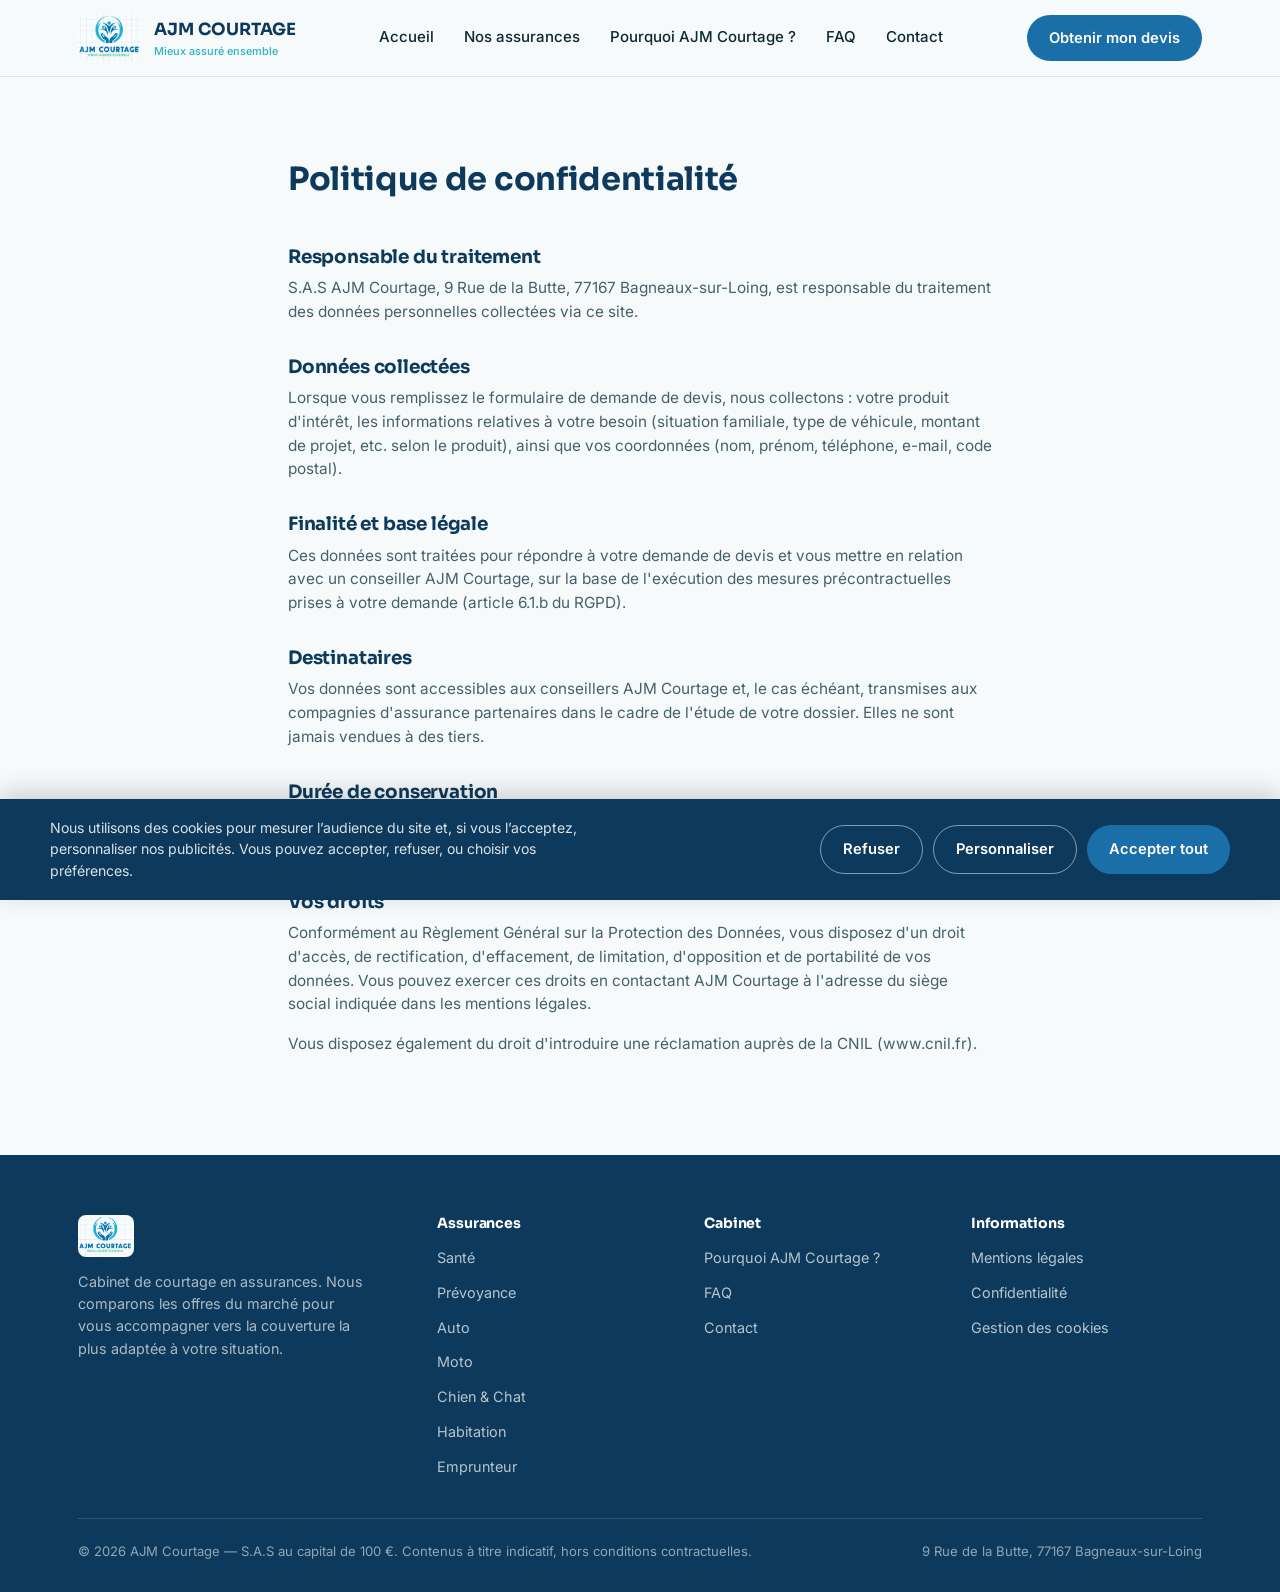
<file: confidentialite.html>
<!DOCTYPE html>
<html lang="fr">
<head>
<meta charset="UTF-8" />
<meta name="viewport" content="width=device-width, initial-scale=1.0" />
<title>Politique de confidentialité — AJM Courtage</title>
<meta name="description" content="Comment AJM Courtage traite vos données personnelles." />
<link rel="canonical" href="https://ajmcourtages.fr/confidentialite.html" />
<meta property="og:type" content="website" />
<meta property="og:site_name" content="AJM Courtage" />
<meta property="og:title" content="Politique de confidentialité — AJM Courtage" />
<meta property="og:description" content="Comment AJM Courtage traite vos données personnelles." />
<meta property="og:url" content="https://ajmcourtages.fr/confidentialite.html" />
<meta name="twitter:card" content="summary" />
<meta name="twitter:title" content="Politique de confidentialité — AJM Courtage" />
<meta name="twitter:description" content="Comment AJM Courtage traite vos données personnelles." />
<link rel="icon" href="assets/logo.jpg" />
<link rel="preconnect" href="https://fonts.googleapis.com">
<link rel="preconnect" href="https://fonts.gstatic.com" crossorigin>
<link href="https://fonts.googleapis.com/css2?family=Sora:wght@500;600;700&family=Inter:wght@400;500;600&display=swap" rel="stylesheet">
<link rel="stylesheet" href="styles.css" />
<!--
  Tracking marketing (GA4 / Meta Pixel / TikTok Pixel) : volontairement PAS
  chargé ici. Ces scripts déposent des cookies non essentiels et ne doivent
  s'exécuter qu'après consentement (RGPD). Voir consent.js, qui affiche le
  bandeau cookies et charge les 3 pixels uniquement si l'utilisateur accepte.
  Les identifiants réels (GA4/Meta/TikTok) sont à renseigner en haut de ce
  fichier, à la place des placeholders indiqués.
-->
</head>
<body data-page="confidentialite" data-product="">
<header class="site-header">
  <div class="wrap">
    <a class="brand" href="index.html">
      <img src="assets/logo.jpg" alt="Logo AJM Courtage" />
      <span>
        <span class="brand-name">AJM COURTAGE</span>
        <span class="brand-tag">Mieux assuré ensemble</span>
      </span>
    </a>
    <nav class="main-nav">
      <a href="index.html">Accueil</a>
<a href="#produits">Nos assurances</a>
<a href="#pourquoi">Pourquoi AJM Courtage ?</a>
<a href="#faq">FAQ</a>
<a href="#contact">Contact</a>

      <a class="btn btn-primary nav-cta-mobile" href="#devis">Obtenir mon devis</a>
    </nav>
    <a class="btn btn-primary header-cta" href="#devis">Obtenir mon devis</a>
    <button class="nav-toggle" aria-label="Menu" aria-expanded="false">☰</button>
  </div>
</header>
<script>
  (function () {
    var btn = document.querySelector(".nav-toggle");
    var nav = document.querySelector(".main-nav");
    if (!btn || !nav) return;
    btn.addEventListener("click", function () {
      var open = nav.classList.toggle("open");
      btn.setAttribute("aria-expanded", open ? "true" : "false");
      btn.textContent = open ? "✕" : "☰";
    });
  })();
</script>

<main>
  <section>
    <div class="wrap" style="max-width:760px">
      <div class="section-head">
        <h1 style="font-size:2rem">Politique de confidentialité</h1>
      </div>
      
      <div class="legal-body">
        <h2>Responsable du traitement</h2>
        <p>S.A.S AJM Courtage, 9 Rue de la Butte, 77167 Bagneaux-sur-Loing, est responsable du traitement des données
        personnelles collectées via ce site.</p>

        <h2>Données collectées</h2>
        <p>Lorsque vous remplissez le formulaire de demande de devis, nous collectons : votre produit d'intérêt, les
        informations relatives à votre besoin (situation familiale, type de véhicule, montant de projet, etc. selon le
        produit), ainsi que vos coordonnées (nom, prénom, téléphone, e-mail, code postal).</p>

        <h2>Finalité et base légale</h2>
        <p>Ces données sont traitées pour répondre à votre demande de devis et vous mettre en relation avec un
        conseiller AJM Courtage, sur la base de l'exécution des mesures précontractuelles prises à votre demande
        (article 6.1.b du RGPD).</p>

        <h2>Destinataires</h2>
        <p>Vos données sont accessibles aux conseillers AJM Courtage et, le cas échéant, transmises aux compagnies
        d'assurance partenaires dans le cadre de l'étude de votre dossier. Elles ne sont jamais vendues à des tiers.</p>

        <h2>Durée de conservation</h2>
        <p>Vos données sont conservées pendant la durée nécessaire au traitement de votre demande, puis archivées
        conformément aux obligations légales applicables aux intermédiaires en assurance.</p>

        <h2>Vos droits</h2>
        <p>Conformément au Règlement Général sur la Protection des Données, vous disposez d'un droit d'accès, de
        rectification, d'effacement, de limitation, d'opposition et de portabilité de vos données. Vous pouvez exercer
        ces droits en contactant AJM Courtage à l'adresse du siège social indiquée dans les mentions légales.</p>
        <p>Vous disposez également du droit d'introduire une réclamation auprès de la CNIL (www.cnil.fr).</p>
      </div>
    
    </div>
  </section>
</main>
<footer id="contact">
  <div class="wrap">
    <div class="footer-grid">
      <div class="footer-brand">
        <img src="assets/logo.jpg" alt="Logo AJM Courtage" />
        <p>Cabinet de courtage en assurances. Nous comparons les offres du marché pour vous accompagner vers la couverture la plus adaptée à votre situation.</p>
      </div>
      <div>
        <h4>Assurances</h4>
        <ul><li><a href="assurance-sante.html">Santé</a></li>
<li><a href="prevoyance.html">Prévoyance</a></li>
<li><a href="assurance-auto.html">Auto</a></li>
<li><a href="assurance-moto.html">Moto</a></li>
<li><a href="assurance-chien-chat.html">Chien & Chat</a></li>
<li><a href="assurance-habitation.html">Habitation</a></li>
<li><a href="assurance-emprunteur.html">Emprunteur</a></li></ul>
      </div>
      <div>
        <h4>Cabinet</h4>
        <ul>
          <li><a href="index.html#pourquoi">Pourquoi AJM Courtage ?</a></li>
          <li><a href="index.html#faq">FAQ</a></li>
          <li><a href="#contact">Contact</a></li>
        </ul>
      </div>
      <div>
        <h4>Informations</h4>
        <ul>
          <li><a href="mentions-legales.html">Mentions légales</a></li>
          <li><a href="confidentialite.html">Confidentialité</a></li>
          <li><a href="cookies.html">Gestion des cookies</a></li>
        </ul>
      </div>
    </div>
    <div class="footer-bottom">
      <span>© 2026 AJM Courtage — S.A.S au capital de 100 €. Contenus à titre indicatif, hors conditions contractuelles.</span>
      <span>9 Rue de la Butte, 77167 Bagneaux-sur-Loing</span>
    </div>
  </div>
</footer>
<script src="consent.js" defer></script>
<script src="tracking.js" defer></script>
<script src="form.js" defer></script>
</body>
</html>
</file>
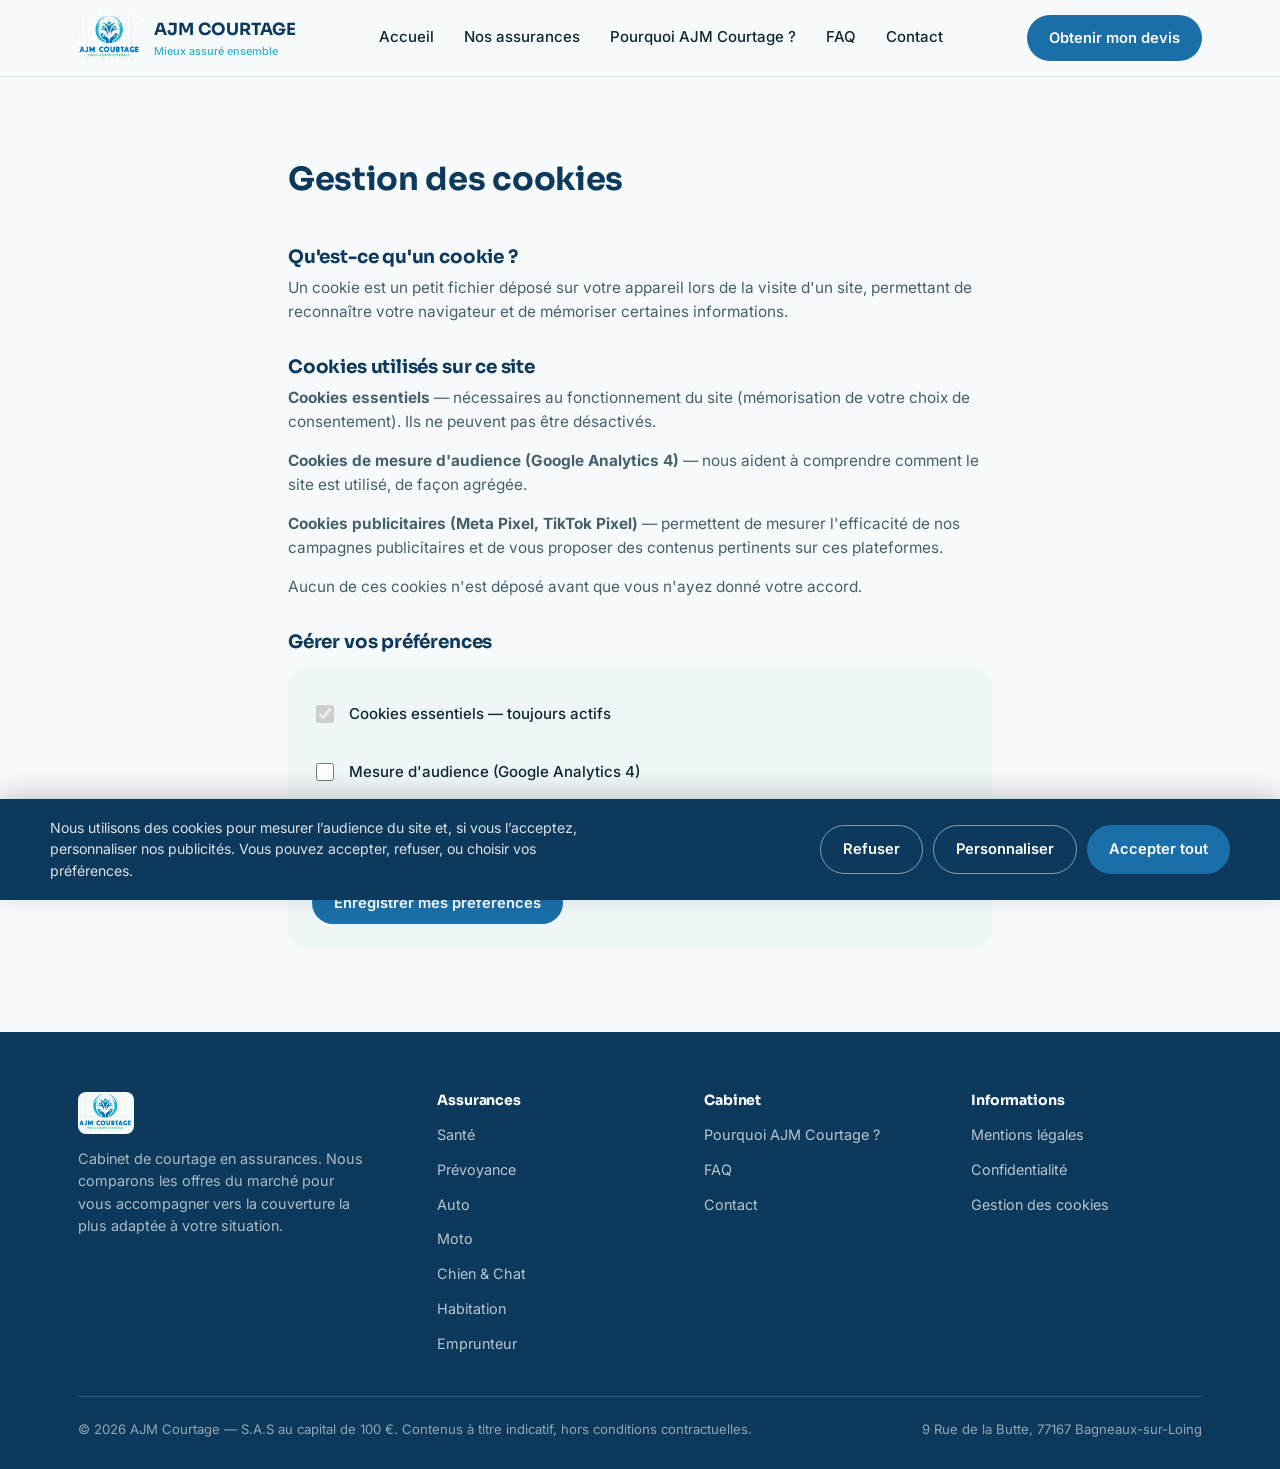
<file: cookies.html>
<!DOCTYPE html>
<html lang="fr">
<head>
<meta charset="UTF-8" />
<meta name="viewport" content="width=device-width, initial-scale=1.0" />
<title>Gestion des cookies — AJM Courtage</title>
<meta name="description" content="Gérez vos préférences de cookies sur le site AJM Courtage." />
<link rel="canonical" href="https://ajmcourtages.fr/cookies.html" />
<meta property="og:type" content="website" />
<meta property="og:site_name" content="AJM Courtage" />
<meta property="og:title" content="Gestion des cookies — AJM Courtage" />
<meta property="og:description" content="Gérez vos préférences de cookies sur le site AJM Courtage." />
<meta property="og:url" content="https://ajmcourtages.fr/cookies.html" />
<meta name="twitter:card" content="summary" />
<meta name="twitter:title" content="Gestion des cookies — AJM Courtage" />
<meta name="twitter:description" content="Gérez vos préférences de cookies sur le site AJM Courtage." />
<link rel="icon" href="assets/logo.jpg" />
<link rel="preconnect" href="https://fonts.googleapis.com">
<link rel="preconnect" href="https://fonts.gstatic.com" crossorigin>
<link href="https://fonts.googleapis.com/css2?family=Sora:wght@500;600;700&family=Inter:wght@400;500;600&display=swap" rel="stylesheet">
<link rel="stylesheet" href="styles.css" />
<!--
  Tracking marketing (GA4 / Meta Pixel / TikTok Pixel) : volontairement PAS
  chargé ici. Ces scripts déposent des cookies non essentiels et ne doivent
  s'exécuter qu'après consentement (RGPD). Voir consent.js, qui affiche le
  bandeau cookies et charge les 3 pixels uniquement si l'utilisateur accepte.
  Les identifiants réels (GA4/Meta/TikTok) sont à renseigner en haut de ce
  fichier, à la place des placeholders indiqués.
-->
</head>
<body data-page="cookies" data-product="">
<header class="site-header">
  <div class="wrap">
    <a class="brand" href="index.html">
      <img src="assets/logo.jpg" alt="Logo AJM Courtage" />
      <span>
        <span class="brand-name">AJM COURTAGE</span>
        <span class="brand-tag">Mieux assuré ensemble</span>
      </span>
    </a>
    <nav class="main-nav">
      <a href="index.html">Accueil</a>
<a href="#produits">Nos assurances</a>
<a href="#pourquoi">Pourquoi AJM Courtage ?</a>
<a href="#faq">FAQ</a>
<a href="#contact">Contact</a>

      <a class="btn btn-primary nav-cta-mobile" href="#devis">Obtenir mon devis</a>
    </nav>
    <a class="btn btn-primary header-cta" href="#devis">Obtenir mon devis</a>
    <button class="nav-toggle" aria-label="Menu" aria-expanded="false">☰</button>
  </div>
</header>
<script>
  (function () {
    var btn = document.querySelector(".nav-toggle");
    var nav = document.querySelector(".main-nav");
    if (!btn || !nav) return;
    btn.addEventListener("click", function () {
      var open = nav.classList.toggle("open");
      btn.setAttribute("aria-expanded", open ? "true" : "false");
      btn.textContent = open ? "✕" : "☰";
    });
  })();
</script>

<main>
  <section>
    <div class="wrap" style="max-width:760px">
      <div class="section-head">
        <h1 style="font-size:2rem">Gestion des cookies</h1>
      </div>
      
      <div class="legal-body">
        <h2>Qu'est-ce qu'un cookie ?</h2>
        <p>Un cookie est un petit fichier déposé sur votre appareil lors de la visite d'un site, permettant de
        reconnaître votre navigateur et de mémoriser certaines informations.</p>

        <h2>Cookies utilisés sur ce site</h2>
        <p><strong>Cookies essentiels</strong> — nécessaires au fonctionnement du site (mémorisation de votre choix
        de consentement). Ils ne peuvent pas être désactivés.</p>
        <p><strong>Cookies de mesure d'audience (Google Analytics 4)</strong> — nous aident à comprendre comment le
        site est utilisé, de façon agrégée.</p>
        <p><strong>Cookies publicitaires (Meta Pixel, TikTok Pixel)</strong> — permettent de mesurer l'efficacité de
        nos campagnes publicitaires et de vous proposer des contenus pertinents sur ces plateformes.</p>
        <p>Aucun de ces cookies n'est déposé avant que vous n'ayez donné votre accord.</p>

        <h2>Gérer vos préférences</h2>
        <div id="cookie-prefs" class="cookie-prefs">
          <label class="cookie-toggle">
            <input type="checkbox" checked disabled>
            <span>Cookies essentiels — toujours actifs</span>
          </label>
          <label class="cookie-toggle">
            <input type="checkbox" id="pref-analytics">
            <span>Mesure d'audience (Google Analytics 4)</span>
          </label>
          <label class="cookie-toggle">
            <input type="checkbox" id="pref-marketing">
            <span>Publicité personnalisée (Meta, TikTok)</span>
          </label>
          <button type="button" id="pref-save" class="btn btn-primary" style="margin-top:16px">Enregistrer mes préférences</button>
          <p id="pref-saved" style="display:none;color:var(--teal);font-weight:600;margin-top:10px">Préférences enregistrées.</p>
        </div>
        <script>
          document.addEventListener("DOMContentLoaded", function () {
            var a = document.getElementById("pref-analytics");
            var m = document.getElementById("pref-marketing");
            var saved = document.getElementById("pref-saved");
            var existing = window.ajmGetConsent && window.ajmGetConsent();
            if (existing) { a.checked = !!existing.analytics; m.checked = !!existing.marketing; }
            document.getElementById("pref-save").addEventListener("click", function () {
              if (window.ajmSetConsent) window.ajmSetConsent({ analytics: a.checked, marketing: m.checked });
              saved.style.display = "block";
            });
          });
        </script>
      </div>
    
    </div>
  </section>
</main>
<footer id="contact">
  <div class="wrap">
    <div class="footer-grid">
      <div class="footer-brand">
        <img src="assets/logo.jpg" alt="Logo AJM Courtage" />
        <p>Cabinet de courtage en assurances. Nous comparons les offres du marché pour vous accompagner vers la couverture la plus adaptée à votre situation.</p>
      </div>
      <div>
        <h4>Assurances</h4>
        <ul><li><a href="assurance-sante.html">Santé</a></li>
<li><a href="prevoyance.html">Prévoyance</a></li>
<li><a href="assurance-auto.html">Auto</a></li>
<li><a href="assurance-moto.html">Moto</a></li>
<li><a href="assurance-chien-chat.html">Chien & Chat</a></li>
<li><a href="assurance-habitation.html">Habitation</a></li>
<li><a href="assurance-emprunteur.html">Emprunteur</a></li></ul>
      </div>
      <div>
        <h4>Cabinet</h4>
        <ul>
          <li><a href="index.html#pourquoi">Pourquoi AJM Courtage ?</a></li>
          <li><a href="index.html#faq">FAQ</a></li>
          <li><a href="#contact">Contact</a></li>
        </ul>
      </div>
      <div>
        <h4>Informations</h4>
        <ul>
          <li><a href="mentions-legales.html">Mentions légales</a></li>
          <li><a href="confidentialite.html">Confidentialité</a></li>
          <li><a href="cookies.html">Gestion des cookies</a></li>
        </ul>
      </div>
    </div>
    <div class="footer-bottom">
      <span>© 2026 AJM Courtage — S.A.S au capital de 100 €. Contenus à titre indicatif, hors conditions contractuelles.</span>
      <span>9 Rue de la Butte, 77167 Bagneaux-sur-Loing</span>
    </div>
  </div>
</footer>
<script src="consent.js" defer></script>
<script src="tracking.js" defer></script>
<script src="form.js" defer></script>
</body>
</html>
</file>
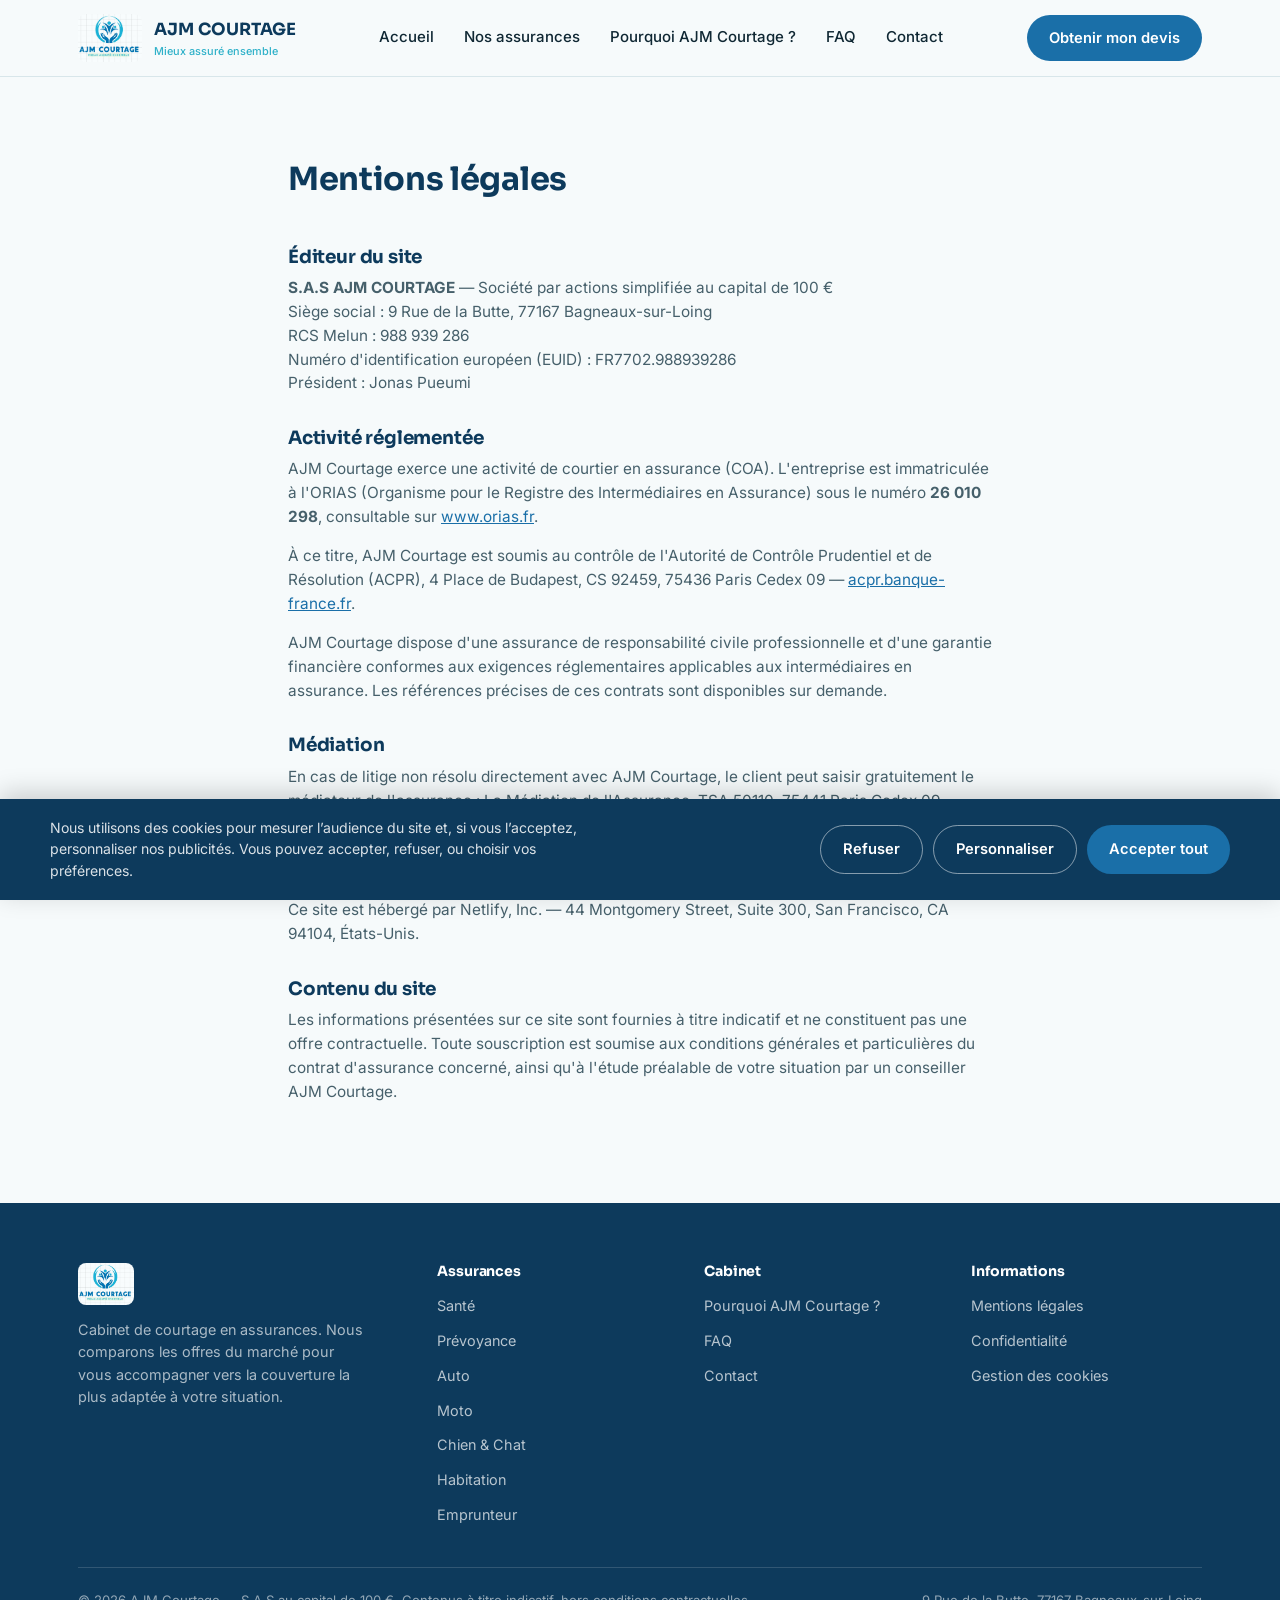
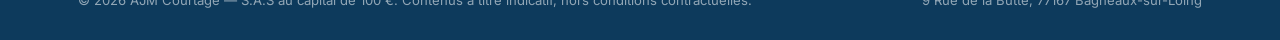
<file: mentions-legales.html>
<!DOCTYPE html>
<html lang="fr">
<head>
<meta charset="UTF-8" />
<meta name="viewport" content="width=device-width, initial-scale=1.0" />
<title>Mentions légales — AJM Courtage</title>
<meta name="description" content="Mentions légales d'AJM Courtage, courtier en assurance immatriculé ORIAS." />
<link rel="canonical" href="https://ajmcourtages.fr/mentions-legales.html" />
<meta property="og:type" content="website" />
<meta property="og:site_name" content="AJM Courtage" />
<meta property="og:title" content="Mentions légales — AJM Courtage" />
<meta property="og:description" content="Mentions légales d'AJM Courtage, courtier en assurance immatriculé ORIAS." />
<meta property="og:url" content="https://ajmcourtages.fr/mentions-legales.html" />
<meta name="twitter:card" content="summary" />
<meta name="twitter:title" content="Mentions légales — AJM Courtage" />
<meta name="twitter:description" content="Mentions légales d'AJM Courtage, courtier en assurance immatriculé ORIAS." />
<link rel="icon" href="assets/logo.jpg" />
<link rel="preconnect" href="https://fonts.googleapis.com">
<link rel="preconnect" href="https://fonts.gstatic.com" crossorigin>
<link href="https://fonts.googleapis.com/css2?family=Sora:wght@500;600;700&family=Inter:wght@400;500;600&display=swap" rel="stylesheet">
<link rel="stylesheet" href="styles.css" />
<!--
  Tracking marketing (GA4 / Meta Pixel / TikTok Pixel) : volontairement PAS
  chargé ici. Ces scripts déposent des cookies non essentiels et ne doivent
  s'exécuter qu'après consentement (RGPD). Voir consent.js, qui affiche le
  bandeau cookies et charge les 3 pixels uniquement si l'utilisateur accepte.
  Les identifiants réels (GA4/Meta/TikTok) sont à renseigner en haut de ce
  fichier, à la place des placeholders indiqués.
-->
</head>
<body data-page="mentions-legales" data-product="">
<header class="site-header">
  <div class="wrap">
    <a class="brand" href="index.html">
      <img src="assets/logo.jpg" alt="Logo AJM Courtage" />
      <span>
        <span class="brand-name">AJM COURTAGE</span>
        <span class="brand-tag">Mieux assuré ensemble</span>
      </span>
    </a>
    <nav class="main-nav">
      <a href="index.html">Accueil</a>
<a href="#produits">Nos assurances</a>
<a href="#pourquoi">Pourquoi AJM Courtage ?</a>
<a href="#faq">FAQ</a>
<a href="#contact">Contact</a>

      <a class="btn btn-primary nav-cta-mobile" href="#devis">Obtenir mon devis</a>
    </nav>
    <a class="btn btn-primary header-cta" href="#devis">Obtenir mon devis</a>
    <button class="nav-toggle" aria-label="Menu" aria-expanded="false">☰</button>
  </div>
</header>
<script>
  (function () {
    var btn = document.querySelector(".nav-toggle");
    var nav = document.querySelector(".main-nav");
    if (!btn || !nav) return;
    btn.addEventListener("click", function () {
      var open = nav.classList.toggle("open");
      btn.setAttribute("aria-expanded", open ? "true" : "false");
      btn.textContent = open ? "✕" : "☰";
    });
  })();
</script>

<main>
  <section>
    <div class="wrap" style="max-width:760px">
      <div class="section-head">
        <h1 style="font-size:2rem">Mentions légales</h1>
      </div>
      
      <div class="legal-body">
        <h2>Éditeur du site</h2>
        <p><strong>S.A.S AJM COURTAGE</strong> — Société par actions simplifiée au capital de 100 €<br>
        Siège social : 9 Rue de la Butte, 77167 Bagneaux-sur-Loing<br>
        RCS Melun : 988 939 286<br>
        Numéro d'identification européen (EUID) : FR7702.988939286<br>
        Président : Jonas Pueumi</p>

        <h2>Activité réglementée</h2>
        <p>AJM Courtage exerce une activité de courtier en assurance (COA). L'entreprise est immatriculée à l'ORIAS
        (Organisme pour le Registre des Intermédiaires en Assurance) sous le numéro <strong>26 010 298</strong>,
        consultable sur <a href="https://www.orias.fr" target="_blank" rel="noopener">www.orias.fr</a>.</p>
        <p>À ce titre, AJM Courtage est soumis au contrôle de l'Autorité de Contrôle Prudentiel et de Résolution (ACPR),
        4 Place de Budapest, CS 92459, 75436 Paris Cedex 09 — <a href="https://acpr.banque-france.fr" target="_blank" rel="noopener">acpr.banque-france.fr</a>.</p>
        <p>AJM Courtage dispose d'une assurance de responsabilité civile professionnelle et d'une garantie financière
        conformes aux exigences réglementaires applicables aux intermédiaires en assurance. Les références précises
        de ces contrats sont disponibles sur demande.</p>

        <h2>Médiation</h2>
        <p>En cas de litige non résolu directement avec AJM Courtage, le client peut saisir gratuitement le médiateur
        de l'assurance : La Médiation de l'Assurance, TSA 50110, 75441 Paris Cedex 09 —
        <a href="https://www.mediation-assurance.org" target="_blank" rel="noopener">www.mediation-assurance.org</a>.</p>

        <h2>Hébergement</h2>
        <p>Ce site est hébergé par Netlify, Inc. — 44 Montgomery Street, Suite 300, San Francisco, CA 94104, États-Unis.</p>

        <h2>Contenu du site</h2>
        <p>Les informations présentées sur ce site sont fournies à titre indicatif et ne constituent pas une offre
        contractuelle. Toute souscription est soumise aux conditions générales et particulières du contrat d'assurance
        concerné, ainsi qu'à l'étude préalable de votre situation par un conseiller AJM Courtage.</p>
      </div>
    
    </div>
  </section>
</main>
<footer id="contact">
  <div class="wrap">
    <div class="footer-grid">
      <div class="footer-brand">
        <img src="assets/logo.jpg" alt="Logo AJM Courtage" />
        <p>Cabinet de courtage en assurances. Nous comparons les offres du marché pour vous accompagner vers la couverture la plus adaptée à votre situation.</p>
      </div>
      <div>
        <h4>Assurances</h4>
        <ul><li><a href="assurance-sante.html">Santé</a></li>
<li><a href="prevoyance.html">Prévoyance</a></li>
<li><a href="assurance-auto.html">Auto</a></li>
<li><a href="assurance-moto.html">Moto</a></li>
<li><a href="assurance-chien-chat.html">Chien & Chat</a></li>
<li><a href="assurance-habitation.html">Habitation</a></li>
<li><a href="assurance-emprunteur.html">Emprunteur</a></li></ul>
      </div>
      <div>
        <h4>Cabinet</h4>
        <ul>
          <li><a href="index.html#pourquoi">Pourquoi AJM Courtage ?</a></li>
          <li><a href="index.html#faq">FAQ</a></li>
          <li><a href="#contact">Contact</a></li>
        </ul>
      </div>
      <div>
        <h4>Informations</h4>
        <ul>
          <li><a href="mentions-legales.html">Mentions légales</a></li>
          <li><a href="confidentialite.html">Confidentialité</a></li>
          <li><a href="cookies.html">Gestion des cookies</a></li>
        </ul>
      </div>
    </div>
    <div class="footer-bottom">
      <span>© 2026 AJM Courtage — S.A.S au capital de 100 €. Contenus à titre indicatif, hors conditions contractuelles.</span>
      <span>9 Rue de la Butte, 77167 Bagneaux-sur-Loing</span>
    </div>
  </div>
</footer>
<script src="consent.js" defer></script>
<script src="tracking.js" defer></script>
<script src="form.js" defer></script>
</body>
</html>
</file>
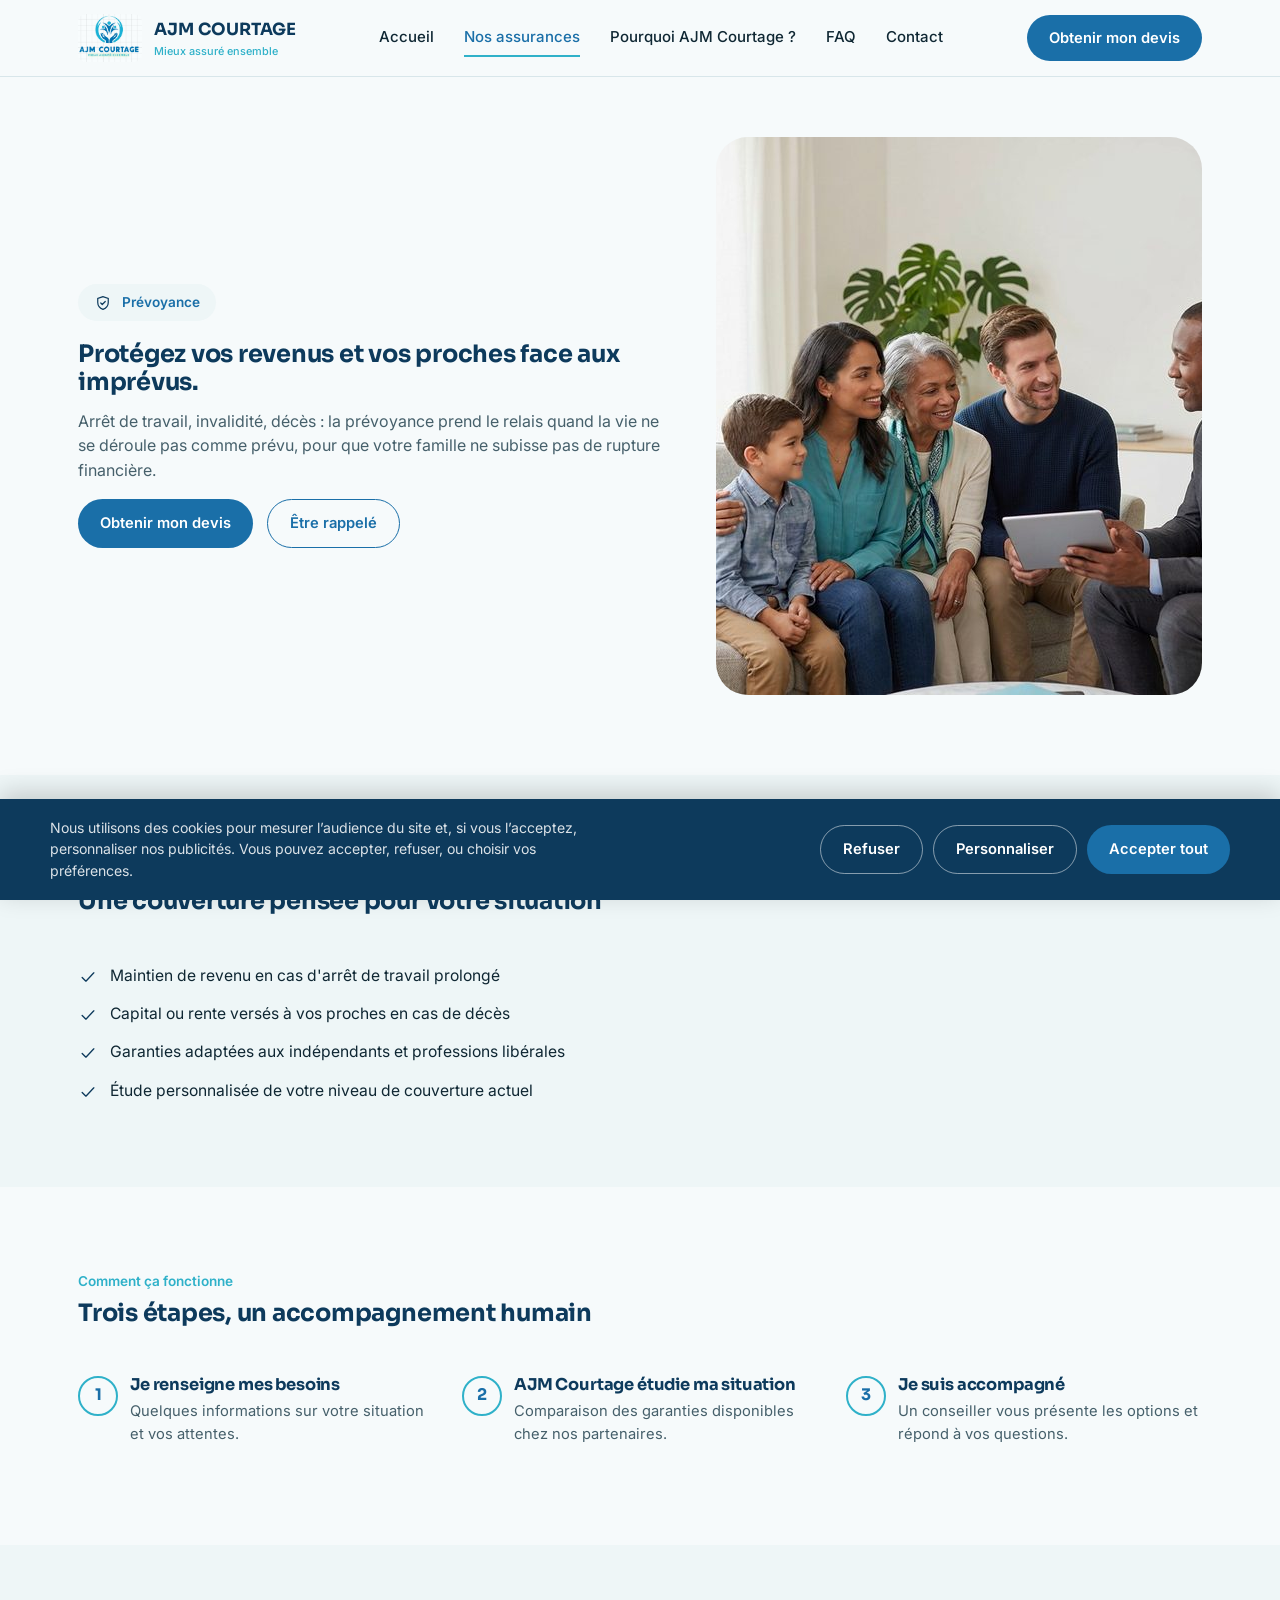
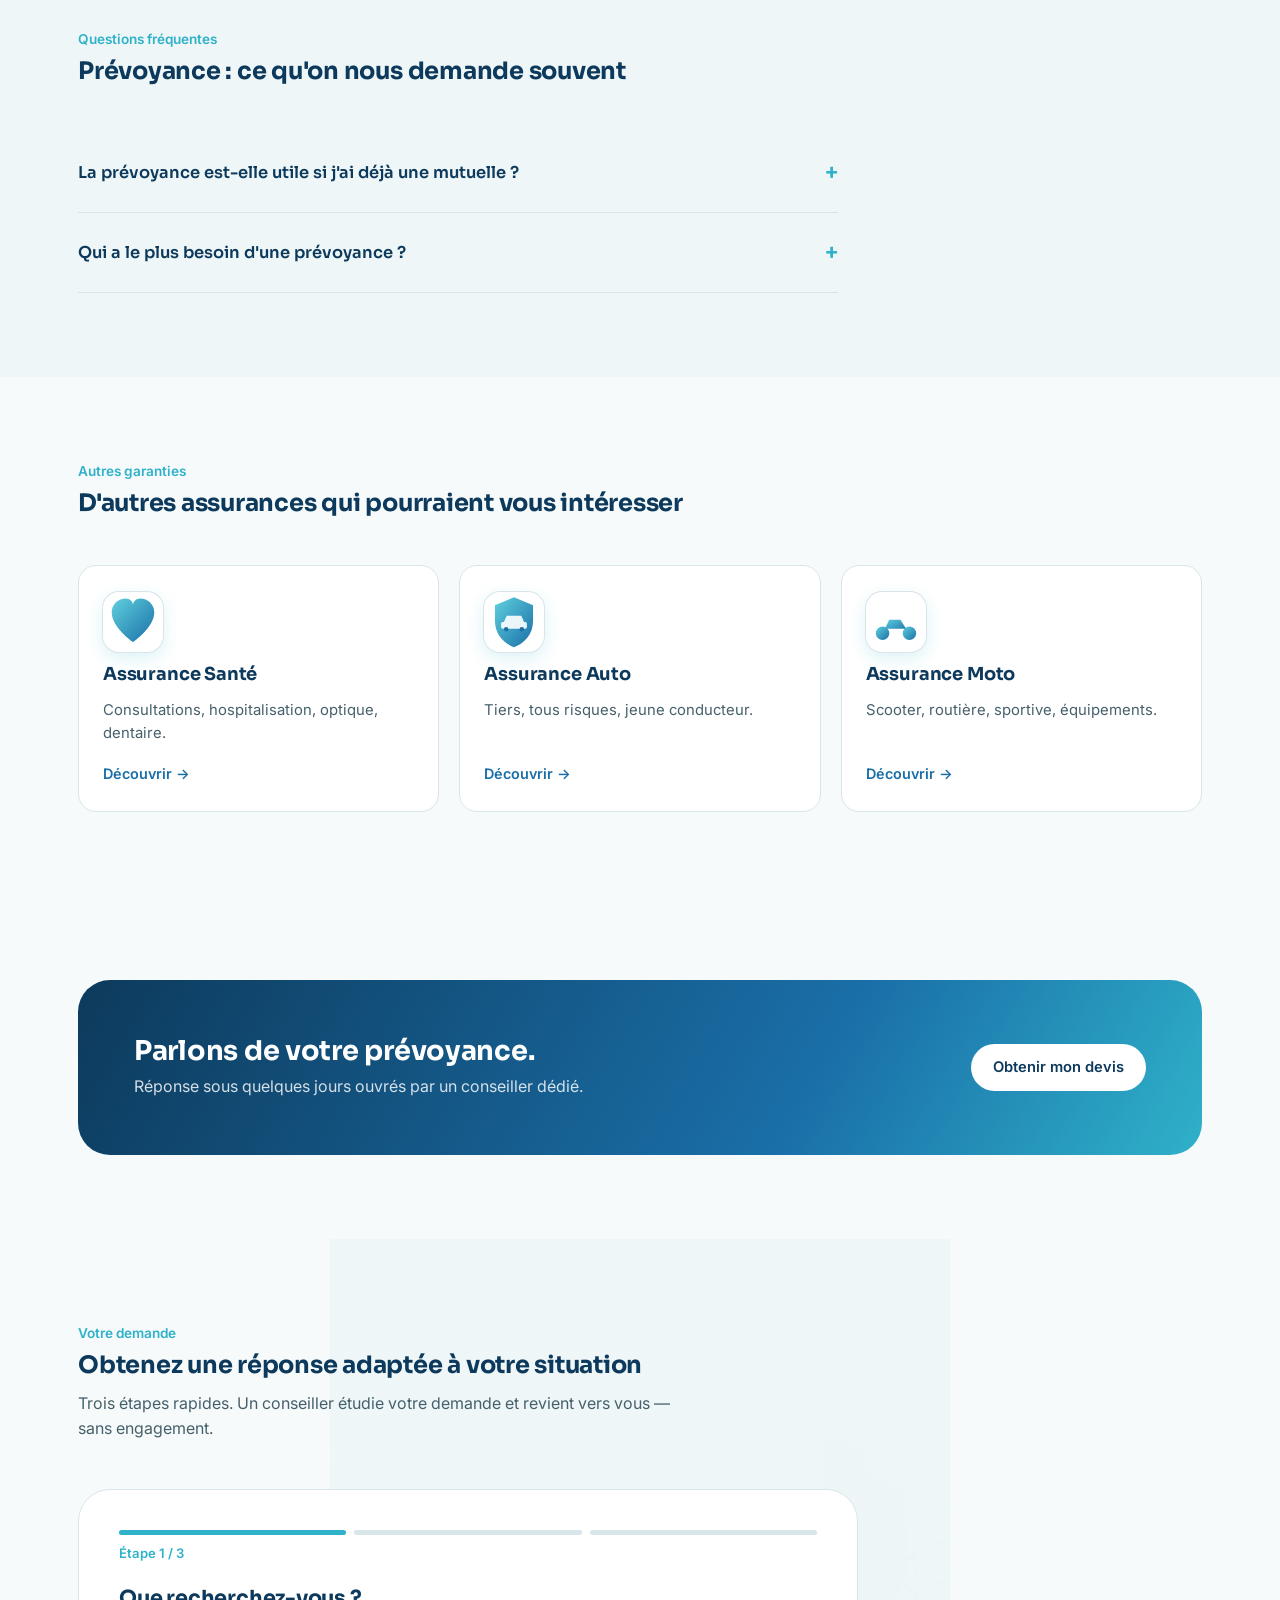
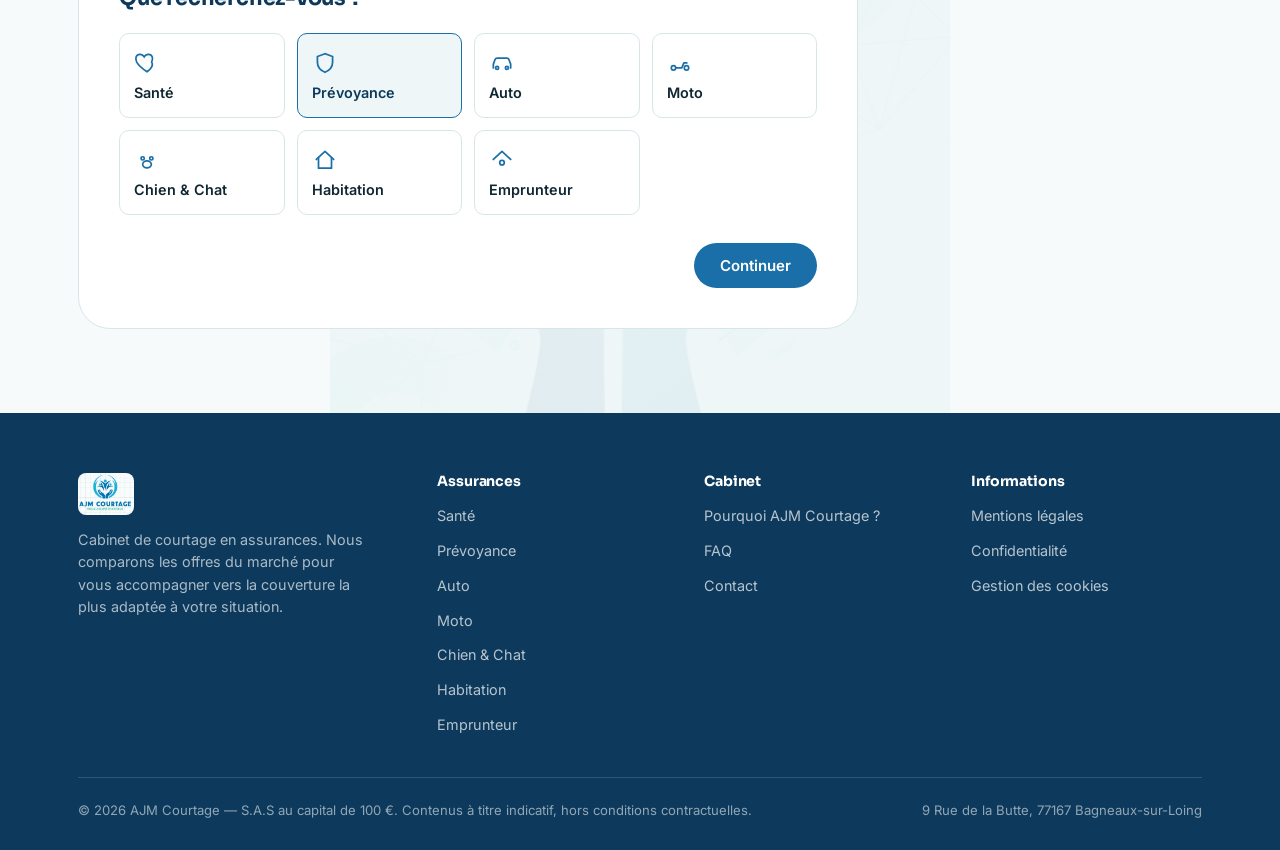
<file: prevoyance.html>
<!DOCTYPE html>
<html lang="fr">
<head>
<meta charset="UTF-8" />
<meta name="viewport" content="width=device-width, initial-scale=1.0" />
<title>Prévoyance — AJM Courtage</title>
<meta name="description" content="Arrêt de travail, invalidité, décès : la prévoyance prend le relais quand la vie ne se déroule pas comme prévu, pour que votre famille ne subisse pas " />
<link rel="canonical" href="https://ajmcourtages.fr/prevoyance.html" />
<meta property="og:type" content="website" />
<meta property="og:site_name" content="AJM Courtage" />
<meta property="og:title" content="Prévoyance — AJM Courtage" />
<meta property="og:description" content="Arrêt de travail, invalidité, décès : la prévoyance prend le relais quand la vie ne se déroule pas comme prévu, pour que votre famille ne subisse pas " />
<meta property="og:url" content="https://ajmcourtages.fr/prevoyance.html" />
<meta name="twitter:card" content="summary" />
<meta name="twitter:title" content="Prévoyance — AJM Courtage" />
<meta name="twitter:description" content="Arrêt de travail, invalidité, décès : la prévoyance prend le relais quand la vie ne se déroule pas comme prévu, pour que votre famille ne subisse pas " />
<link rel="icon" href="assets/logo.jpg" />
<link rel="preconnect" href="https://fonts.googleapis.com">
<link rel="preconnect" href="https://fonts.gstatic.com" crossorigin>
<link href="https://fonts.googleapis.com/css2?family=Sora:wght@500;600;700&family=Inter:wght@400;500;600&display=swap" rel="stylesheet">
<link rel="stylesheet" href="styles.css" />
<!--
  Tracking marketing (GA4 / Meta Pixel / TikTok Pixel) : volontairement PAS
  chargé ici. Ces scripts déposent des cookies non essentiels et ne doivent
  s'exécuter qu'après consentement (RGPD). Voir consent.js, qui affiche le
  bandeau cookies et charge les 3 pixels uniquement si l'utilisateur accepte.
  Les identifiants réels (GA4/Meta/TikTok) sont à renseigner en haut de ce
  fichier, à la place des placeholders indiqués.
-->
</head>
<body data-page="prevoyance" data-product="prevoyance">
<header class="site-header">
  <div class="wrap">
    <a class="brand" href="index.html">
      <img src="assets/logo.jpg" alt="Logo AJM Courtage" />
      <span>
        <span class="brand-name">AJM COURTAGE</span>
        <span class="brand-tag">Mieux assuré ensemble</span>
      </span>
    </a>
    <nav class="main-nav">
      <a href="index.html">Accueil</a>
<a href="#produits" class="active">Nos assurances</a>
<a href="#pourquoi">Pourquoi AJM Courtage ?</a>
<a href="#faq">FAQ</a>
<a href="#contact">Contact</a>

      <a class="btn btn-primary nav-cta-mobile" href="#devis">Obtenir mon devis</a>
    </nav>
    <a class="btn btn-primary header-cta" href="#devis">Obtenir mon devis</a>
    <button class="nav-toggle" aria-label="Menu" aria-expanded="false">☰</button>
  </div>
</header>
<script>
  (function () {
    var btn = document.querySelector(".nav-toggle");
    var nav = document.querySelector(".main-nav");
    if (!btn || !nav) return;
    btn.addEventListener("click", function () {
      var open = nav.classList.toggle("open");
      btn.setAttribute("aria-expanded", open ? "true" : "false");
      btn.textContent = open ? "✕" : "☰";
    });
  })();
</script>

<main>
  <section class="product-hero">
    <div class="wrap product-hero-grid">
      <div>
        <span class="badge"><svg width="18" height="18" viewBox="0 0 24 24" fill="none" stroke="#0d3a5c" stroke-width="1.6"><path d="M12 3.5 5 6v5.2c0 4.4 2.9 7.5 7 9.3 4.1-1.8 7-4.9 7-9.3V6l-7-2.5Z"/><path d="m9 12 2 2 4-4" stroke-linecap="round" stroke-linejoin="round"/></svg> Prévoyance</span>
        <h1>Protégez vos revenus et vos proches face aux imprévus.</h1>
        <p class="lead">Arrêt de travail, invalidité, décès : la prévoyance prend le relais quand la vie ne se déroule pas comme prévu, pour que votre famille ne subisse pas de rupture financière.</p>
        <div class="hero-actions">
          <a class="btn btn-primary" href="#devis">Obtenir mon devis</a>
          <a class="btn btn-ghost" href="#devis">Être rappelé</a>
        </div>
      </div>
      <div class="product-hero-photo">
        <img src="assets/hero-prevoyance.jpg" alt="Prévoyance — AJM Courtage" loading="lazy" width="1000" height="558">
      </div>
    </div>
  </section>

  <section class="section-alt">
    <div class="wrap">
      <div class="section-head">
        <span class="kicker">Ce que couvre cette garantie</span>
        <h2>Une couverture pensée pour votre situation</h2>
      </div>
      <ul class="benefits-list">
        <li><svg width="20" height="20" viewBox="0 0 24 24" fill="none" stroke="#0d3a5c" stroke-width="1.6"><path d="M5 12.5 9.5 17 19 7" stroke-linecap="round" stroke-linejoin="round"/></svg><span>Maintien de revenu en cas d'arrêt de travail prolongé</span></li>
<li><svg width="20" height="20" viewBox="0 0 24 24" fill="none" stroke="#0d3a5c" stroke-width="1.6"><path d="M5 12.5 9.5 17 19 7" stroke-linecap="round" stroke-linejoin="round"/></svg><span>Capital ou rente versés à vos proches en cas de décès</span></li>
<li><svg width="20" height="20" viewBox="0 0 24 24" fill="none" stroke="#0d3a5c" stroke-width="1.6"><path d="M5 12.5 9.5 17 19 7" stroke-linecap="round" stroke-linejoin="round"/></svg><span>Garanties adaptées aux indépendants et professions libérales</span></li>
<li><svg width="20" height="20" viewBox="0 0 24 24" fill="none" stroke="#0d3a5c" stroke-width="1.6"><path d="M5 12.5 9.5 17 19 7" stroke-linecap="round" stroke-linejoin="round"/></svg><span>Étude personnalisée de votre niveau de couverture actuel</span></li>

      </ul>
    </div>
  </section>

  <section>
    <div class="wrap">
      <div class="section-head">
        <span class="kicker">Comment ça fonctionne</span>
        <h2>Trois étapes, un accompagnement humain</h2>
      </div>
      <div class="steps">
        <div class="step"><h3>Je renseigne mes besoins</h3><p>Quelques informations sur votre situation et vos attentes.</p></div>
        <div class="step"><h3>AJM Courtage étudie ma situation</h3><p>Comparaison des garanties disponibles chez nos partenaires.</p></div>
        <div class="step"><h3>Je suis accompagné</h3><p>Un conseiller vous présente les options et répond à vos questions.</p></div>
      </div>
    </div>
  </section>

  <section id="faq" class="section-alt">
    <div class="wrap">
      <div class="section-head">
        <span class="kicker">Questions fréquentes</span>
        <h2>Prévoyance : ce qu'on nous demande souvent</h2>
      </div>
      <div class="faq-list">
        <details class="faq-item"><summary>La prévoyance est-elle utile si j'ai déjà une mutuelle ?</summary><p>Oui : la mutuelle rembourse des soins, la prévoyance protège votre revenu et votre famille en cas d'incapacité, d'invalidité ou de décès. Les deux répondent à des besoins différents.</p></details>
<details class="faq-item"><summary>Qui a le plus besoin d'une prévoyance ?</summary><p>Les indépendants, professions libérales et salariés avec peu de couverture employeur sont les plus exposés en cas d'arrêt de travail long.</p></details>

      </div>
    </div>
  </section>

  <section>
    <div class="wrap">
      <div class="section-head">
        <span class="kicker">Autres garanties</span>
        <h2>D'autres assurances qui pourraient vous intéresser</h2>
      </div>
      <div class="product-grid">
      <a class="product-card" href="assurance-sante.html">
        <div class="product-icon"><svg width="56" height="56" viewBox="0 0 100 100" xmlns="http://www.w3.org/2000/svg"><defs><linearGradient id="pg11" x1="0" y1="0" x2="1" y2="1"><stop offset="0" stop-color="#5fd0dd"/><stop offset="1" stop-color="#1a6fa8"/></linearGradient></defs><g fill="url(#pg11)"><path d="M50 86C50 86 12 60 12 33 12 18 24 8 37 8 44 8 50 13 50 20 50 13 56 8 63 8 76 8 88 18 88 33 88 60 50 86 50 86Z"/></g></svg></div>
        <h3>Assurance Santé</h3>
        <p>Consultations, hospitalisation, optique, dentaire.</p>
        <span class="card-link">Découvrir →</span>
      </a>
      <a class="product-card" href="assurance-auto.html">
        <div class="product-icon"><svg width="56" height="56" viewBox="0 0 100 100" xmlns="http://www.w3.org/2000/svg"><defs><linearGradient id="pg12" x1="0" y1="0" x2="1" y2="1"><stop offset="0" stop-color="#5fd0dd"/><stop offset="1" stop-color="#1a6fa8"/></linearGradient></defs><g fill="url(#pg12)"><path d="M50 6 84 20V48C84 72 68 88 50 95 32 88 16 72 16 48V20Z"/><rect x="27" y="50" width="46" height="12" rx="3" fill="#fff" opacity="0.9"/><path d="M32 50 37 39H63L68 50Z" fill="#fff" opacity="0.9"/><circle cx="36" cy="63" r="4" fill="#1a6fa8"/><circle cx="64" cy="63" r="4" fill="#1a6fa8"/></g></svg></div>
        <h3>Assurance Auto</h3>
        <p>Tiers, tous risques, jeune conducteur.</p>
        <span class="card-link">Découvrir →</span>
      </a>
      <a class="product-card" href="assurance-moto.html">
        <div class="product-icon"><svg width="56" height="56" viewBox="0 0 100 100" xmlns="http://www.w3.org/2000/svg"><defs><linearGradient id="pg13" x1="0" y1="0" x2="1" y2="1"><stop offset="0" stop-color="#5fd0dd"/><stop offset="1" stop-color="#1a6fa8"/></linearGradient></defs><g fill="url(#pg13)"><circle cx="26" cy="70" r="12"/><circle cx="74" cy="70" r="12"/><path d="M26 70 38 46H58L68 62H30Z"/></g></svg></div>
        <h3>Assurance Moto</h3>
        <p>Scooter, routière, sportive, équipements.</p>
        <span class="card-link">Découvrir →</span>
      </a>
      </div>
    </div>
  </section>

  <section>
    <div class="wrap">
      <div class="cta-band">
        <div>
          <h2>Parlons de votre prévoyance.</h2>
          <p>Réponse sous quelques jours ouvrés par un conseiller dédié.</p>
        </div>
        <a class="btn btn-primary" href="#devis">Obtenir mon devis</a>
      </div>
    </div>
  </section>

  <section id="devis" class="section-alt devis-section">
    <div class="wrap">
      <div class="section-head">
        <span class="kicker">Votre demande</span>
        <h2>Obtenez une réponse adaptée à votre situation</h2>
        <p>Trois étapes rapides. Un conseiller étudie votre demande et revient vers vous — sans engagement.</p>
      </div>
      <div id="lead-form" class="lead-form" data-preselect="prevoyance"></div>
    </div>
  </section>

</main>
<footer id="contact">
  <div class="wrap">
    <div class="footer-grid">
      <div class="footer-brand">
        <img src="assets/logo.jpg" alt="Logo AJM Courtage" />
        <p>Cabinet de courtage en assurances. Nous comparons les offres du marché pour vous accompagner vers la couverture la plus adaptée à votre situation.</p>
      </div>
      <div>
        <h4>Assurances</h4>
        <ul><li><a href="assurance-sante.html">Santé</a></li>
<li><a href="prevoyance.html">Prévoyance</a></li>
<li><a href="assurance-auto.html">Auto</a></li>
<li><a href="assurance-moto.html">Moto</a></li>
<li><a href="assurance-chien-chat.html">Chien & Chat</a></li>
<li><a href="assurance-habitation.html">Habitation</a></li>
<li><a href="assurance-emprunteur.html">Emprunteur</a></li></ul>
      </div>
      <div>
        <h4>Cabinet</h4>
        <ul>
          <li><a href="index.html#pourquoi">Pourquoi AJM Courtage ?</a></li>
          <li><a href="index.html#faq">FAQ</a></li>
          <li><a href="#contact">Contact</a></li>
        </ul>
      </div>
      <div>
        <h4>Informations</h4>
        <ul>
          <li><a href="mentions-legales.html">Mentions légales</a></li>
          <li><a href="confidentialite.html">Confidentialité</a></li>
          <li><a href="cookies.html">Gestion des cookies</a></li>
        </ul>
      </div>
    </div>
    <div class="footer-bottom">
      <span>© 2026 AJM Courtage — S.A.S au capital de 100 €. Contenus à titre indicatif, hors conditions contractuelles.</span>
      <span>9 Rue de la Butte, 77167 Bagneaux-sur-Loing</span>
    </div>
  </div>
</footer>
<script src="consent.js" defer></script>
<script src="tracking.js" defer></script>
<script src="form.js" defer></script>
</body>
</html>
</file>
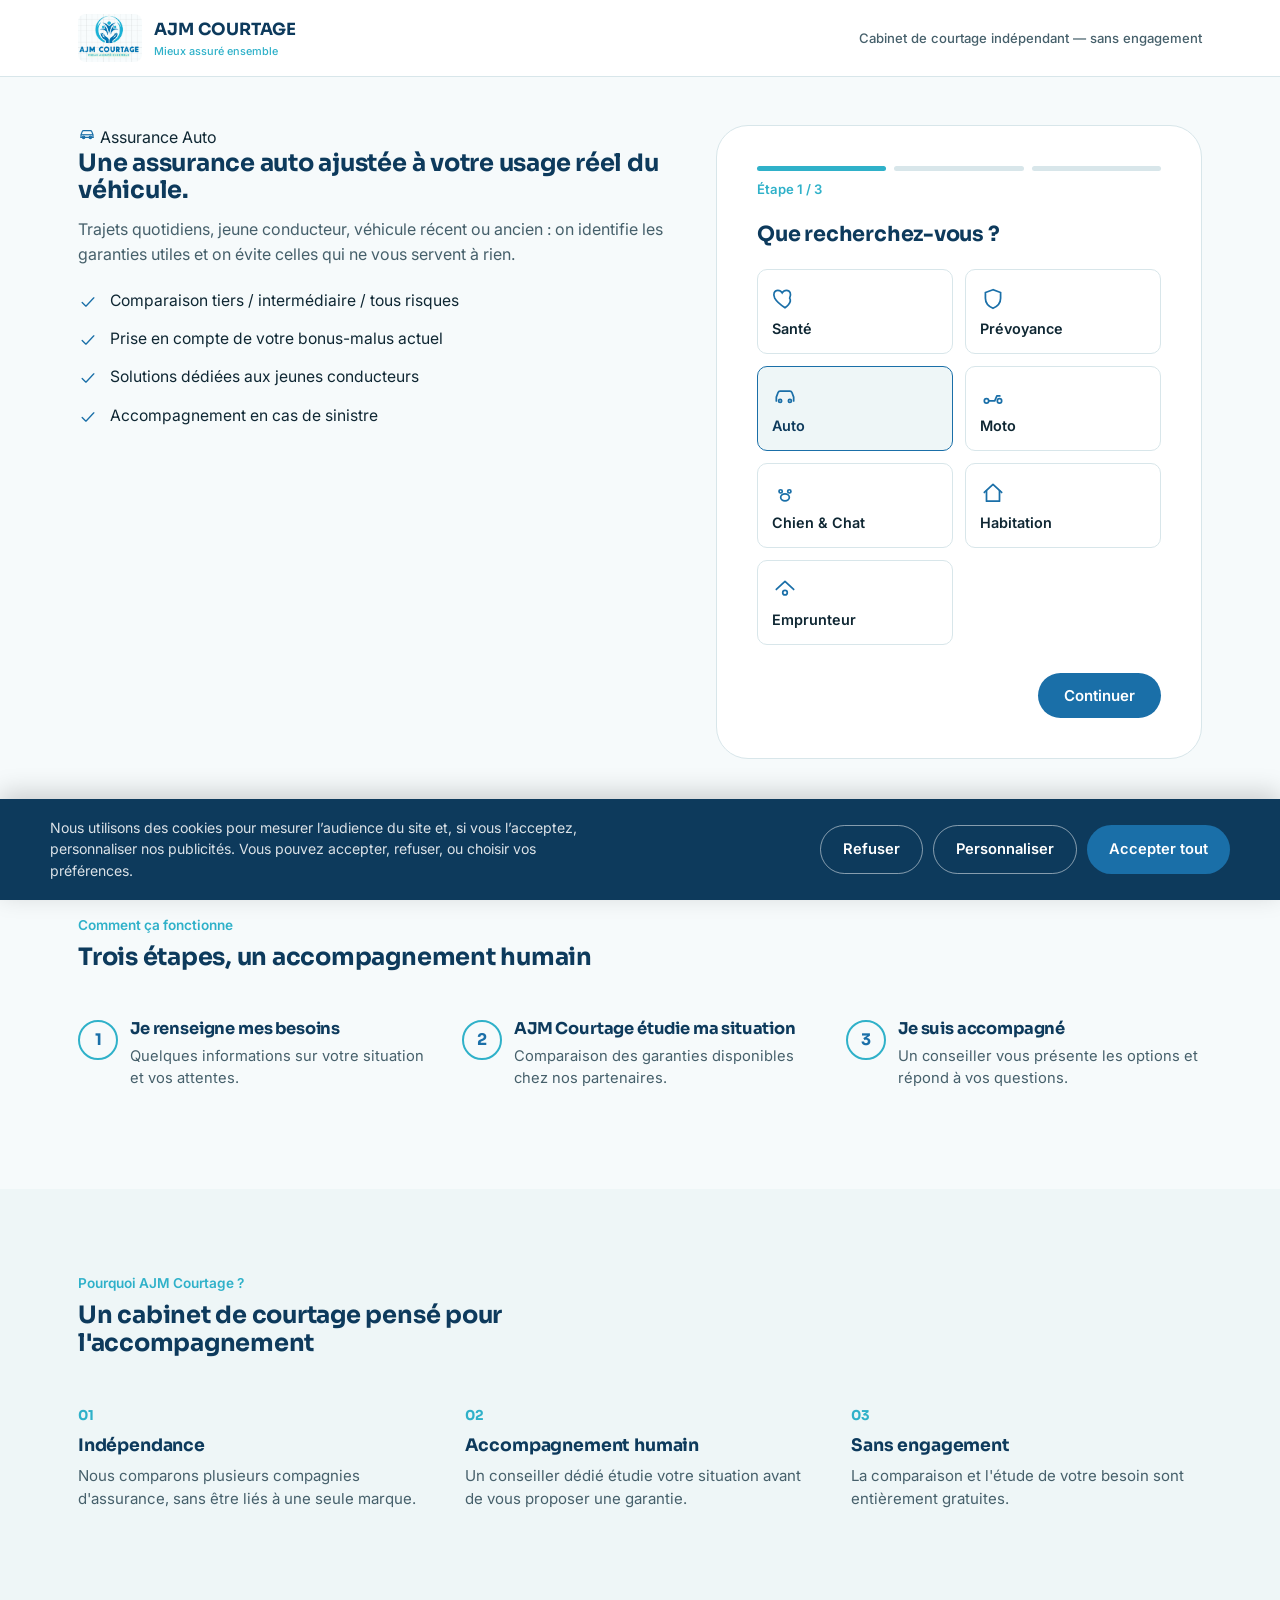
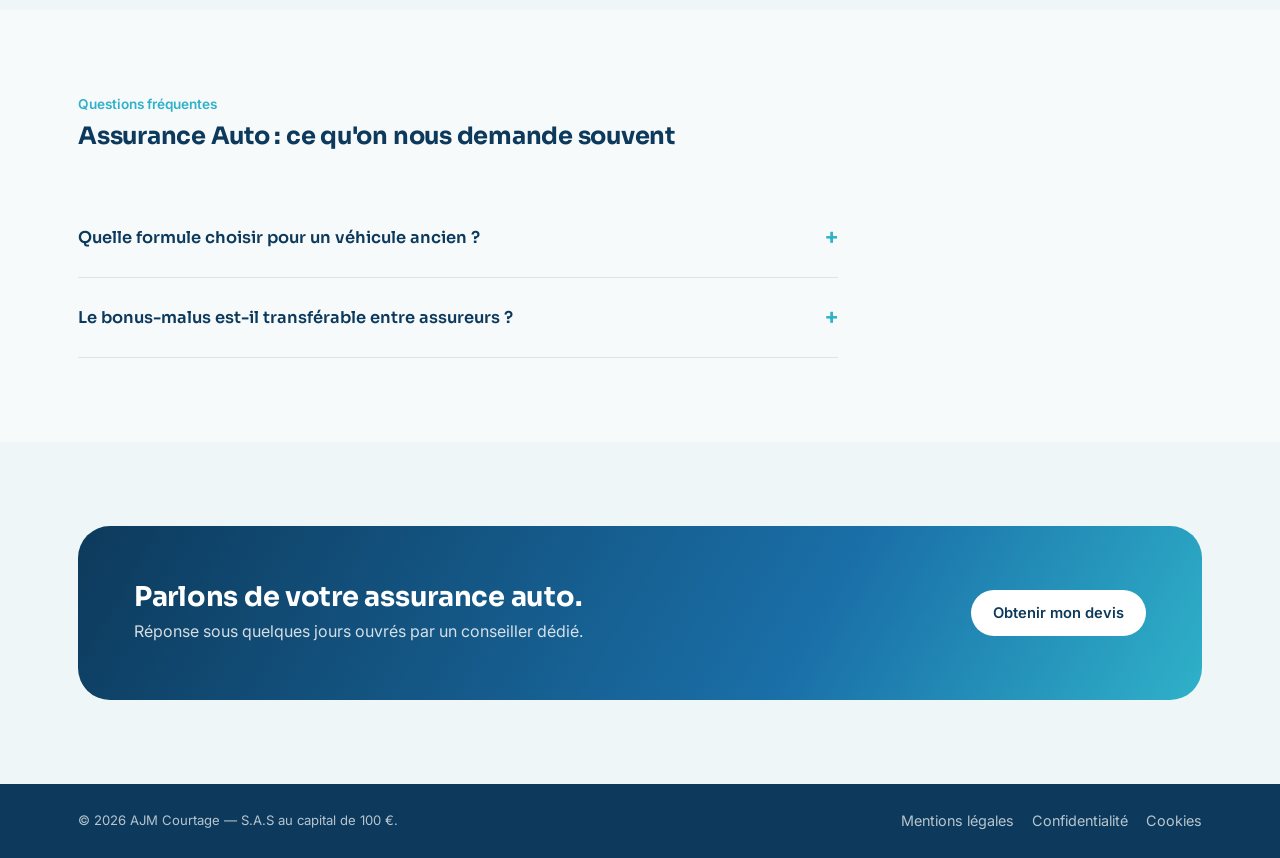
<file: lp/assurance-auto.html>
<!DOCTYPE html>
<html lang="fr">
<head>
<meta charset="UTF-8" />
<meta name="viewport" content="width=device-width, initial-scale=1.0" />
<title>Assurance Auto — AJM Courtage</title>
<meta name="description" content="Trajets quotidiens, jeune conducteur, véhicule récent ou ancien : on identifie les garanties utiles et on évite celles qui ne vous servent à rien." />
<link rel="canonical" href="https://ajmcourtages.fr/lp/assurance-auto.html" />
<meta property="og:type" content="website" />
<meta property="og:site_name" content="AJM Courtage" />
<meta property="og:title" content="Assurance Auto — AJM Courtage" />
<meta property="og:description" content="Trajets quotidiens, jeune conducteur, véhicule récent ou ancien : on identifie les garanties utiles et on évite celles qui ne vous servent à rien." />
<meta property="og:url" content="https://ajmcourtages.fr/lp/assurance-auto.html" />
<meta name="twitter:card" content="summary" />
<meta name="twitter:title" content="Assurance Auto — AJM Courtage" />
<meta name="twitter:description" content="Trajets quotidiens, jeune conducteur, véhicule récent ou ancien : on identifie les garanties utiles et on évite celles qui ne vous servent à rien." />
<link rel="icon" href="../assets/logo.jpg" />
<link rel="preconnect" href="https://fonts.googleapis.com">
<link rel="preconnect" href="https://fonts.gstatic.com" crossorigin>
<link href="https://fonts.googleapis.com/css2?family=Sora:wght@500;600;700&family=Inter:wght@400;500;600&display=swap" rel="stylesheet">
<link rel="stylesheet" href="../styles.css" />
<!--
  Tracking marketing (GA4 / Meta Pixel / TikTok Pixel) : volontairement PAS
  chargé ici. Ces scripts déposent des cookies non essentiels et ne doivent
  s'exécuter qu'après consentement (RGPD). Voir consent.js, qui affiche le
  bandeau cookies et charge les 3 pixels uniquement si l'utilisateur accepte.
  Les identifiants réels (GA4/Meta/TikTok) sont à renseigner en haut de ce
  fichier, à la place des placeholders indiqués.
-->
</head>
<body data-page="lp-assurance-auto" data-product="assurance-auto">
<header class="lp-header">
  <div class="wrap">
    <a class="brand" href="../index.html">
      <img src="../assets/logo.jpg" alt="Logo AJM Courtage" />
      <span>
        <span class="brand-name">AJM COURTAGE</span>
        <span class="brand-tag">Mieux assuré ensemble</span>
      </span>
    </a>
    <span class="lp-trust-line">Cabinet de courtage indépendant — sans engagement</span>
  </div>
</header>

<main>
  <section class="lp-hero">
    <div class="wrap lp-hero-grid">
      <div>
        <span class="badge"><svg width="18" height="18" viewBox="0 0 24 24" fill="none" stroke="#1a6fa8" stroke-width="1.6"><path d="M4 16.5V13l1.6-4.2A2 2 0 0 1 7.5 7.5h9a2 2 0 0 1 1.9 1.3L20 13v3.5" stroke-linecap="round" stroke-linejoin="round"/><path d="M4 16.5h16" stroke-linecap="round"/><circle cx="7.5" cy="16.5" r="1.6"/><circle cx="16.5" cy="16.5" r="1.6"/><path d="M4 13h16" /></svg> Assurance Auto</span>
        <h1>Une assurance auto ajustée à votre usage réel du véhicule.</h1>
        <p class="lead">Trajets quotidiens, jeune conducteur, véhicule récent ou ancien : on identifie les garanties utiles et on évite celles qui ne vous servent à rien.</p>
        <ul class="benefits-list lp-hero-benefits">
          <li><svg width="20" height="20" viewBox="0 0 24 24" fill="none" stroke="#1a6fa8" stroke-width="1.6"><path d="M5 12.5 9.5 17 19 7" stroke-linecap="round" stroke-linejoin="round"/></svg><span>Comparaison tiers / intermédiaire / tous risques</span></li>
<li><svg width="20" height="20" viewBox="0 0 24 24" fill="none" stroke="#1a6fa8" stroke-width="1.6"><path d="M5 12.5 9.5 17 19 7" stroke-linecap="round" stroke-linejoin="round"/></svg><span>Prise en compte de votre bonus-malus actuel</span></li>
<li><svg width="20" height="20" viewBox="0 0 24 24" fill="none" stroke="#1a6fa8" stroke-width="1.6"><path d="M5 12.5 9.5 17 19 7" stroke-linecap="round" stroke-linejoin="round"/></svg><span>Solutions dédiées aux jeunes conducteurs</span></li>
<li><svg width="20" height="20" viewBox="0 0 24 24" fill="none" stroke="#1a6fa8" stroke-width="1.6"><path d="M5 12.5 9.5 17 19 7" stroke-linecap="round" stroke-linejoin="round"/></svg><span>Accompagnement en cas de sinistre</span></li>

        </ul>
      </div>
      <div id="lead-form" class="lead-form" data-preselect="assurance-auto"></div>
    </div>
  </section>

  <section>
    <div class="wrap">
      <div class="section-head">
        <span class="kicker">Comment ça fonctionne</span>
        <h2>Trois étapes, un accompagnement humain</h2>
      </div>
      <div class="steps">
        <div class="step"><h3>Je renseigne mes besoins</h3><p>Quelques informations sur votre situation et vos attentes.</p></div>
        <div class="step"><h3>AJM Courtage étudie ma situation</h3><p>Comparaison des garanties disponibles chez nos partenaires.</p></div>
        <div class="step"><h3>Je suis accompagné</h3><p>Un conseiller vous présente les options et répond à vos questions.</p></div>
      </div>
    </div>
  </section>

  <section class="section-alt">
    <div class="wrap">
      <div class="section-head">
        <span class="kicker">Pourquoi AJM Courtage ?</span>
        <h2>Un cabinet de courtage pensé pour l'accompagnement</h2>
      </div>
      <div class="reasons">
        <div class="reason"><div class="num">01</div><h3>Indépendance</h3><p>Nous comparons plusieurs compagnies d'assurance, sans être liés à une seule marque.</p></div>
<div class="reason"><div class="num">02</div><h3>Accompagnement humain</h3><p>Un conseiller dédié étudie votre situation avant de vous proposer une garantie.</p></div>
<div class="reason"><div class="num">03</div><h3>Sans engagement</h3><p>La comparaison et l'étude de votre besoin sont entièrement gratuites.</p></div>

      </div>
    </div>
  </section>

  <section>
    <div class="wrap">
      <div class="section-head">
        <span class="kicker">Questions fréquentes</span>
        <h2>Assurance Auto : ce qu'on nous demande souvent</h2>
      </div>
      <div class="faq-list">
        <details class="faq-item"><summary>Quelle formule choisir pour un véhicule ancien ?</summary><p>Pour un véhicule dont la valeur est faible, une formule au tiers ou intermédiaire est souvent plus pertinente qu'une tous risques. On l'évalue ensemble selon votre situation.</p></details>
<details class="faq-item"><summary>Le bonus-malus est-il transférable entre assureurs ?</summary><p>Oui, votre coefficient bonus-malus vous suit d'un assureur à l'autre grâce au relevé d'information fourni par votre assureur actuel.</p></details>

      </div>
    </div>
  </section>

  <section class="section-alt">
    <div class="wrap">
      <div class="cta-band lp-final-cta">
        <div>
          <h2>Parlons de votre assurance auto.</h2>
          <p>Réponse sous quelques jours ouvrés par un conseiller dédié.</p>
        </div>
        <a class="btn btn-primary" href="#lead-form">Obtenir mon devis</a>
      </div>
    </div>
  </section>
</main>
<footer class="lp-footer">
  <div class="wrap lp-footer-inner">
    <span>© 2026 AJM Courtage — S.A.S au capital de 100 €.</span>
    <div class="lp-footer-links">
      <a href="../mentions-legales.html">Mentions légales</a>
      <a href="../confidentialite.html">Confidentialité</a>
      <a href="../cookies.html">Cookies</a>
    </div>
  </div>
</footer>
<script src="../consent.js" defer></script>
<script src="../tracking.js" defer></script>
<script src="../form.js" defer></script>
</body>
</html>
</file>
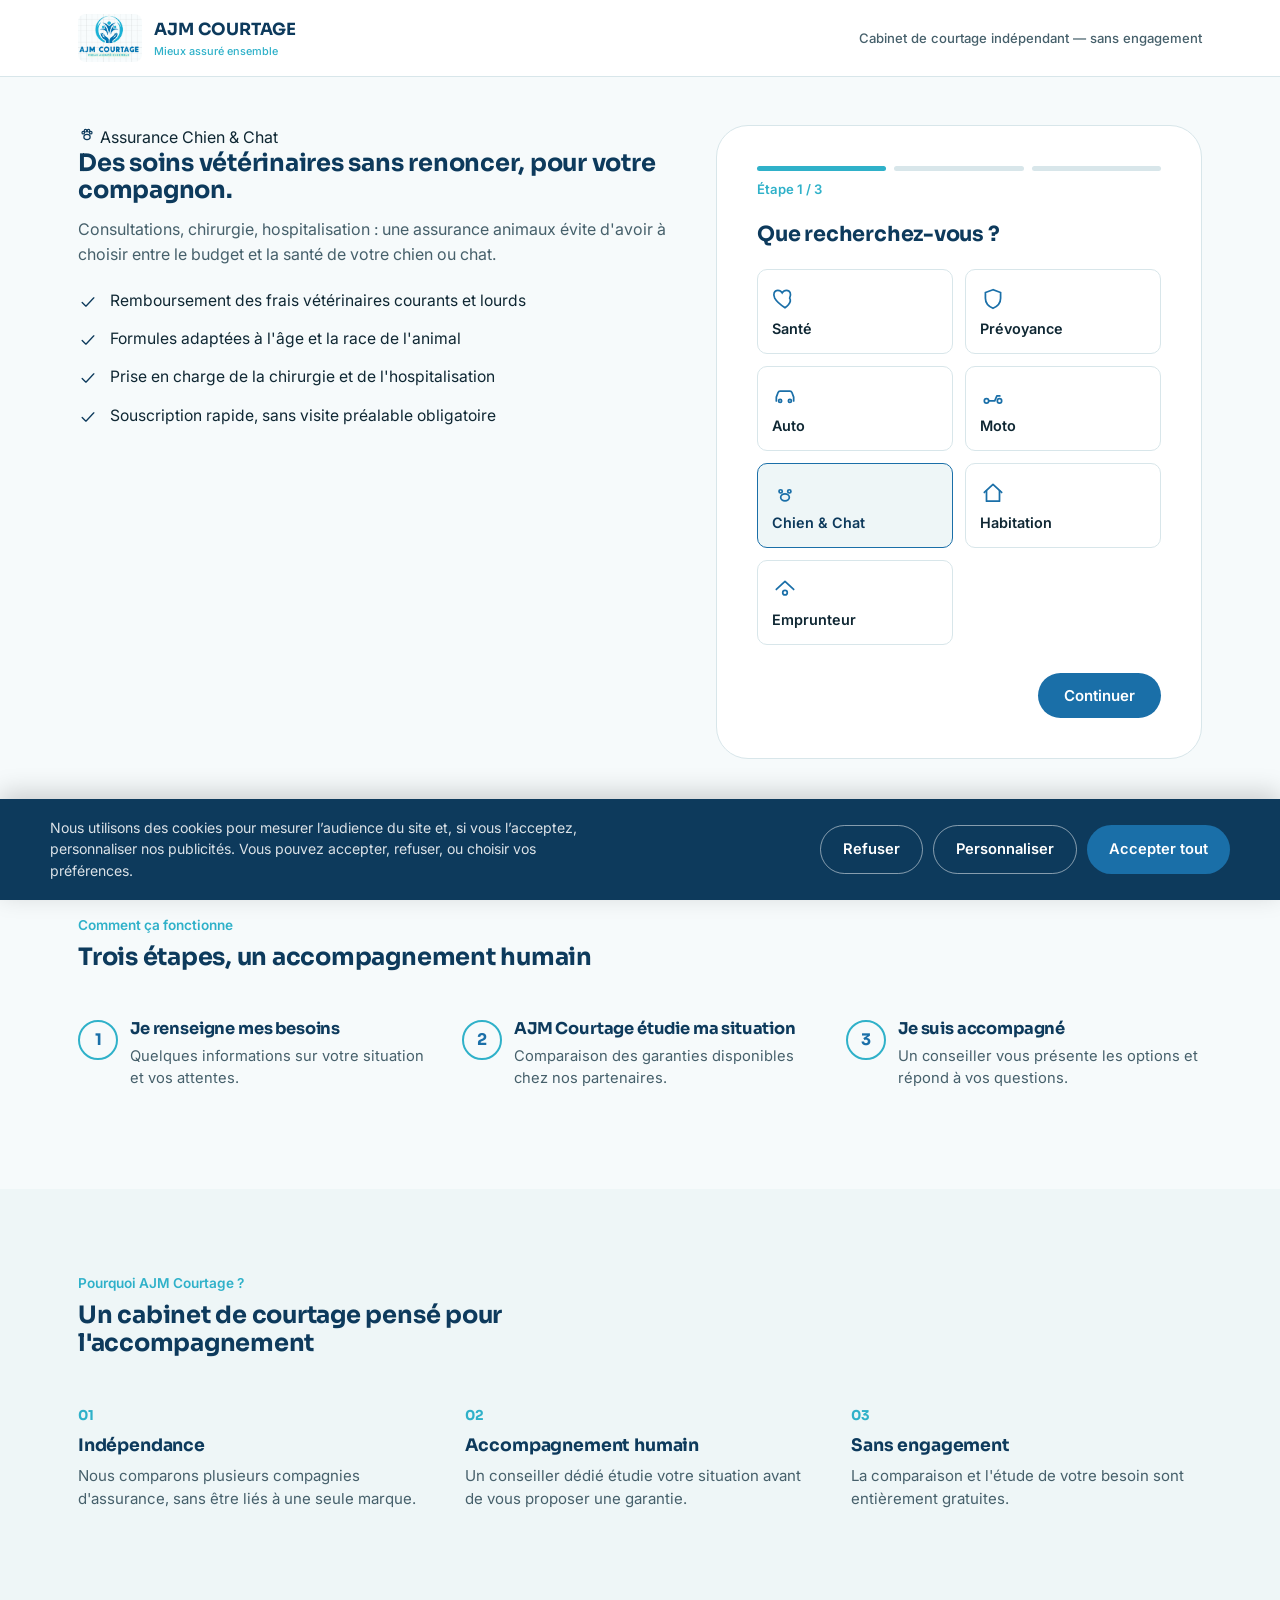
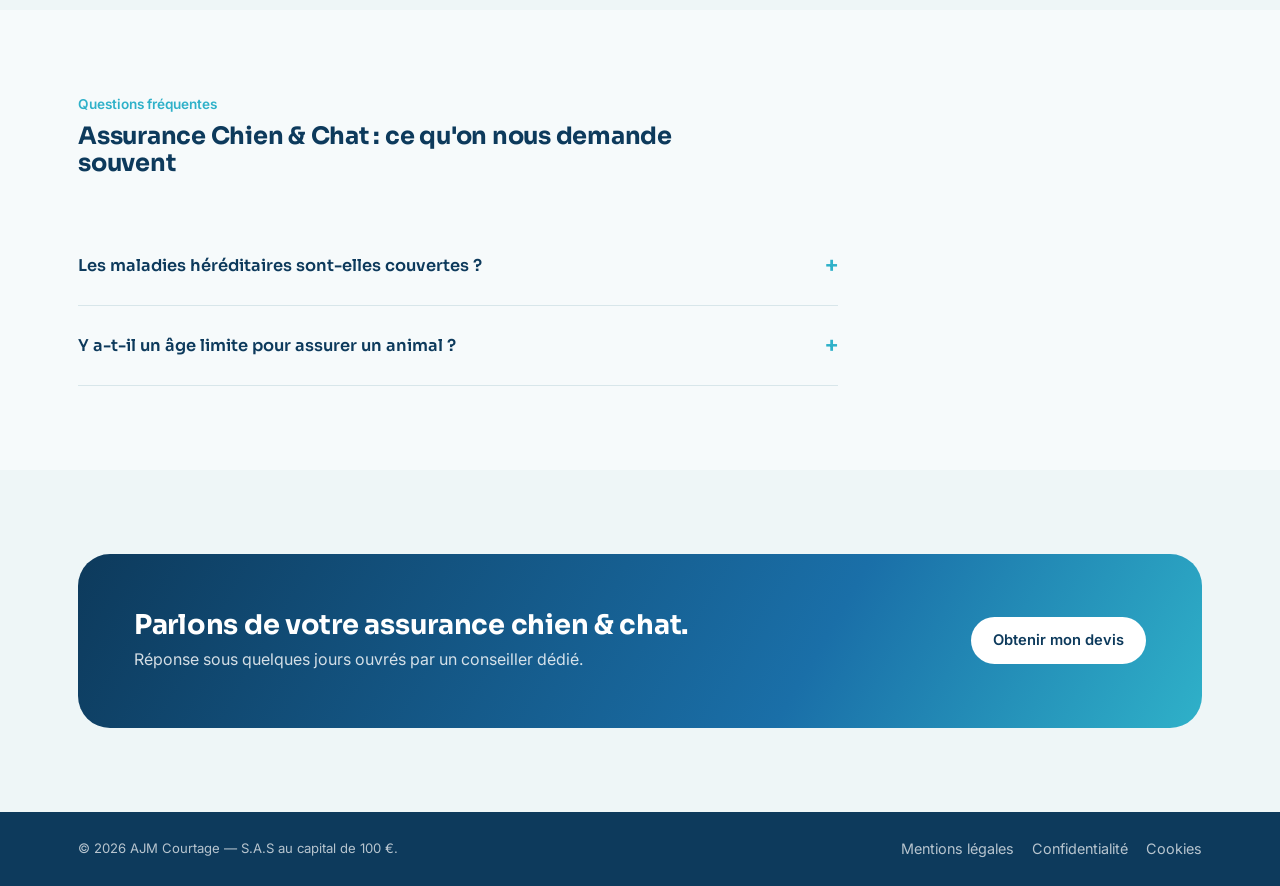
<file: lp/assurance-chien-chat.html>
<!DOCTYPE html>
<html lang="fr">
<head>
<meta charset="UTF-8" />
<meta name="viewport" content="width=device-width, initial-scale=1.0" />
<title>Assurance Chien & Chat — AJM Courtage</title>
<meta name="description" content="Consultations, chirurgie, hospitalisation : une assurance animaux évite d'avoir à choisir entre le budget et la santé de votre chien ou chat." />
<link rel="canonical" href="https://ajmcourtages.fr/lp/assurance-chien-chat.html" />
<meta property="og:type" content="website" />
<meta property="og:site_name" content="AJM Courtage" />
<meta property="og:title" content="Assurance Chien & Chat — AJM Courtage" />
<meta property="og:description" content="Consultations, chirurgie, hospitalisation : une assurance animaux évite d'avoir à choisir entre le budget et la santé de votre chien ou chat." />
<meta property="og:url" content="https://ajmcourtages.fr/lp/assurance-chien-chat.html" />
<meta name="twitter:card" content="summary" />
<meta name="twitter:title" content="Assurance Chien & Chat — AJM Courtage" />
<meta name="twitter:description" content="Consultations, chirurgie, hospitalisation : une assurance animaux évite d'avoir à choisir entre le budget et la santé de votre chien ou chat." />
<link rel="icon" href="../assets/logo.jpg" />
<link rel="preconnect" href="https://fonts.googleapis.com">
<link rel="preconnect" href="https://fonts.gstatic.com" crossorigin>
<link href="https://fonts.googleapis.com/css2?family=Sora:wght@500;600;700&family=Inter:wght@400;500;600&display=swap" rel="stylesheet">
<link rel="stylesheet" href="../styles.css" />
<!--
  Tracking marketing (GA4 / Meta Pixel / TikTok Pixel) : volontairement PAS
  chargé ici. Ces scripts déposent des cookies non essentiels et ne doivent
  s'exécuter qu'après consentement (RGPD). Voir consent.js, qui affiche le
  bandeau cookies et charge les 3 pixels uniquement si l'utilisateur accepte.
  Les identifiants réels (GA4/Meta/TikTok) sont à renseigner en haut de ce
  fichier, à la place des placeholders indiqués.
-->
</head>
<body data-page="lp-assurance-chien-chat" data-product="assurance-chien-chat">
<header class="lp-header">
  <div class="wrap">
    <a class="brand" href="../index.html">
      <img src="../assets/logo.jpg" alt="Logo AJM Courtage" />
      <span>
        <span class="brand-name">AJM COURTAGE</span>
        <span class="brand-tag">Mieux assuré ensemble</span>
      </span>
    </a>
    <span class="lp-trust-line">Cabinet de courtage indépendant — sans engagement</span>
  </div>
</header>

<main>
  <section class="lp-hero">
    <div class="wrap lp-hero-grid">
      <div>
        <span class="badge"><svg width="18" height="18" viewBox="0 0 24 24" fill="none" stroke="#0d3a5c" stroke-width="1.6"><ellipse cx="12" cy="16" rx="4.2" ry="3.4"/><circle cx="7" cy="10.2" r="1.7"/><circle cx="10" cy="7.6" r="1.7"/><circle cx="14" cy="7.6" r="1.7"/><circle cx="17" cy="10.2" r="1.7"/></svg> Assurance Chien & Chat</span>
        <h1>Des soins vétérinaires sans renoncer, pour votre compagnon.</h1>
        <p class="lead">Consultations, chirurgie, hospitalisation : une assurance animaux évite d'avoir à choisir entre le budget et la santé de votre chien ou chat.</p>
        <ul class="benefits-list lp-hero-benefits">
          <li><svg width="20" height="20" viewBox="0 0 24 24" fill="none" stroke="#0d3a5c" stroke-width="1.6"><path d="M5 12.5 9.5 17 19 7" stroke-linecap="round" stroke-linejoin="round"/></svg><span>Remboursement des frais vétérinaires courants et lourds</span></li>
<li><svg width="20" height="20" viewBox="0 0 24 24" fill="none" stroke="#0d3a5c" stroke-width="1.6"><path d="M5 12.5 9.5 17 19 7" stroke-linecap="round" stroke-linejoin="round"/></svg><span>Formules adaptées à l'âge et la race de l'animal</span></li>
<li><svg width="20" height="20" viewBox="0 0 24 24" fill="none" stroke="#0d3a5c" stroke-width="1.6"><path d="M5 12.5 9.5 17 19 7" stroke-linecap="round" stroke-linejoin="round"/></svg><span>Prise en charge de la chirurgie et de l'hospitalisation</span></li>
<li><svg width="20" height="20" viewBox="0 0 24 24" fill="none" stroke="#0d3a5c" stroke-width="1.6"><path d="M5 12.5 9.5 17 19 7" stroke-linecap="round" stroke-linejoin="round"/></svg><span>Souscription rapide, sans visite préalable obligatoire</span></li>

        </ul>
      </div>
      <div id="lead-form" class="lead-form" data-preselect="assurance-chien-chat"></div>
    </div>
  </section>

  <section>
    <div class="wrap">
      <div class="section-head">
        <span class="kicker">Comment ça fonctionne</span>
        <h2>Trois étapes, un accompagnement humain</h2>
      </div>
      <div class="steps">
        <div class="step"><h3>Je renseigne mes besoins</h3><p>Quelques informations sur votre situation et vos attentes.</p></div>
        <div class="step"><h3>AJM Courtage étudie ma situation</h3><p>Comparaison des garanties disponibles chez nos partenaires.</p></div>
        <div class="step"><h3>Je suis accompagné</h3><p>Un conseiller vous présente les options et répond à vos questions.</p></div>
      </div>
    </div>
  </section>

  <section class="section-alt">
    <div class="wrap">
      <div class="section-head">
        <span class="kicker">Pourquoi AJM Courtage ?</span>
        <h2>Un cabinet de courtage pensé pour l'accompagnement</h2>
      </div>
      <div class="reasons">
        <div class="reason"><div class="num">01</div><h3>Indépendance</h3><p>Nous comparons plusieurs compagnies d'assurance, sans être liés à une seule marque.</p></div>
<div class="reason"><div class="num">02</div><h3>Accompagnement humain</h3><p>Un conseiller dédié étudie votre situation avant de vous proposer une garantie.</p></div>
<div class="reason"><div class="num">03</div><h3>Sans engagement</h3><p>La comparaison et l'étude de votre besoin sont entièrement gratuites.</p></div>

      </div>
    </div>
  </section>

  <section>
    <div class="wrap">
      <div class="section-head">
        <span class="kicker">Questions fréquentes</span>
        <h2>Assurance Chien & Chat : ce qu'on nous demande souvent</h2>
      </div>
      <div class="faq-list">
        <details class="faq-item"><summary>Les maladies héréditaires sont-elles couvertes ?</summary><p>Cela dépend des formules : certaines couvrent les maladies héréditaires et congénitales selon la race. On vérifie ce point précis avec vous avant de choisir.</p></details>
<details class="faq-item"><summary>Y a-t-il un âge limite pour assurer un animal ?</summary><p>La plupart des contrats acceptent la souscription jusqu'à un certain âge, généralement entre 8 et 10 ans, avec des conditions spécifiques au-delà.</p></details>

      </div>
    </div>
  </section>

  <section class="section-alt">
    <div class="wrap">
      <div class="cta-band lp-final-cta">
        <div>
          <h2>Parlons de votre assurance chien & chat.</h2>
          <p>Réponse sous quelques jours ouvrés par un conseiller dédié.</p>
        </div>
        <a class="btn btn-primary" href="#lead-form">Obtenir mon devis</a>
      </div>
    </div>
  </section>
</main>
<footer class="lp-footer">
  <div class="wrap lp-footer-inner">
    <span>© 2026 AJM Courtage — S.A.S au capital de 100 €.</span>
    <div class="lp-footer-links">
      <a href="../mentions-legales.html">Mentions légales</a>
      <a href="../confidentialite.html">Confidentialité</a>
      <a href="../cookies.html">Cookies</a>
    </div>
  </div>
</footer>
<script src="../consent.js" defer></script>
<script src="../tracking.js" defer></script>
<script src="../form.js" defer></script>
</body>
</html>
</file>
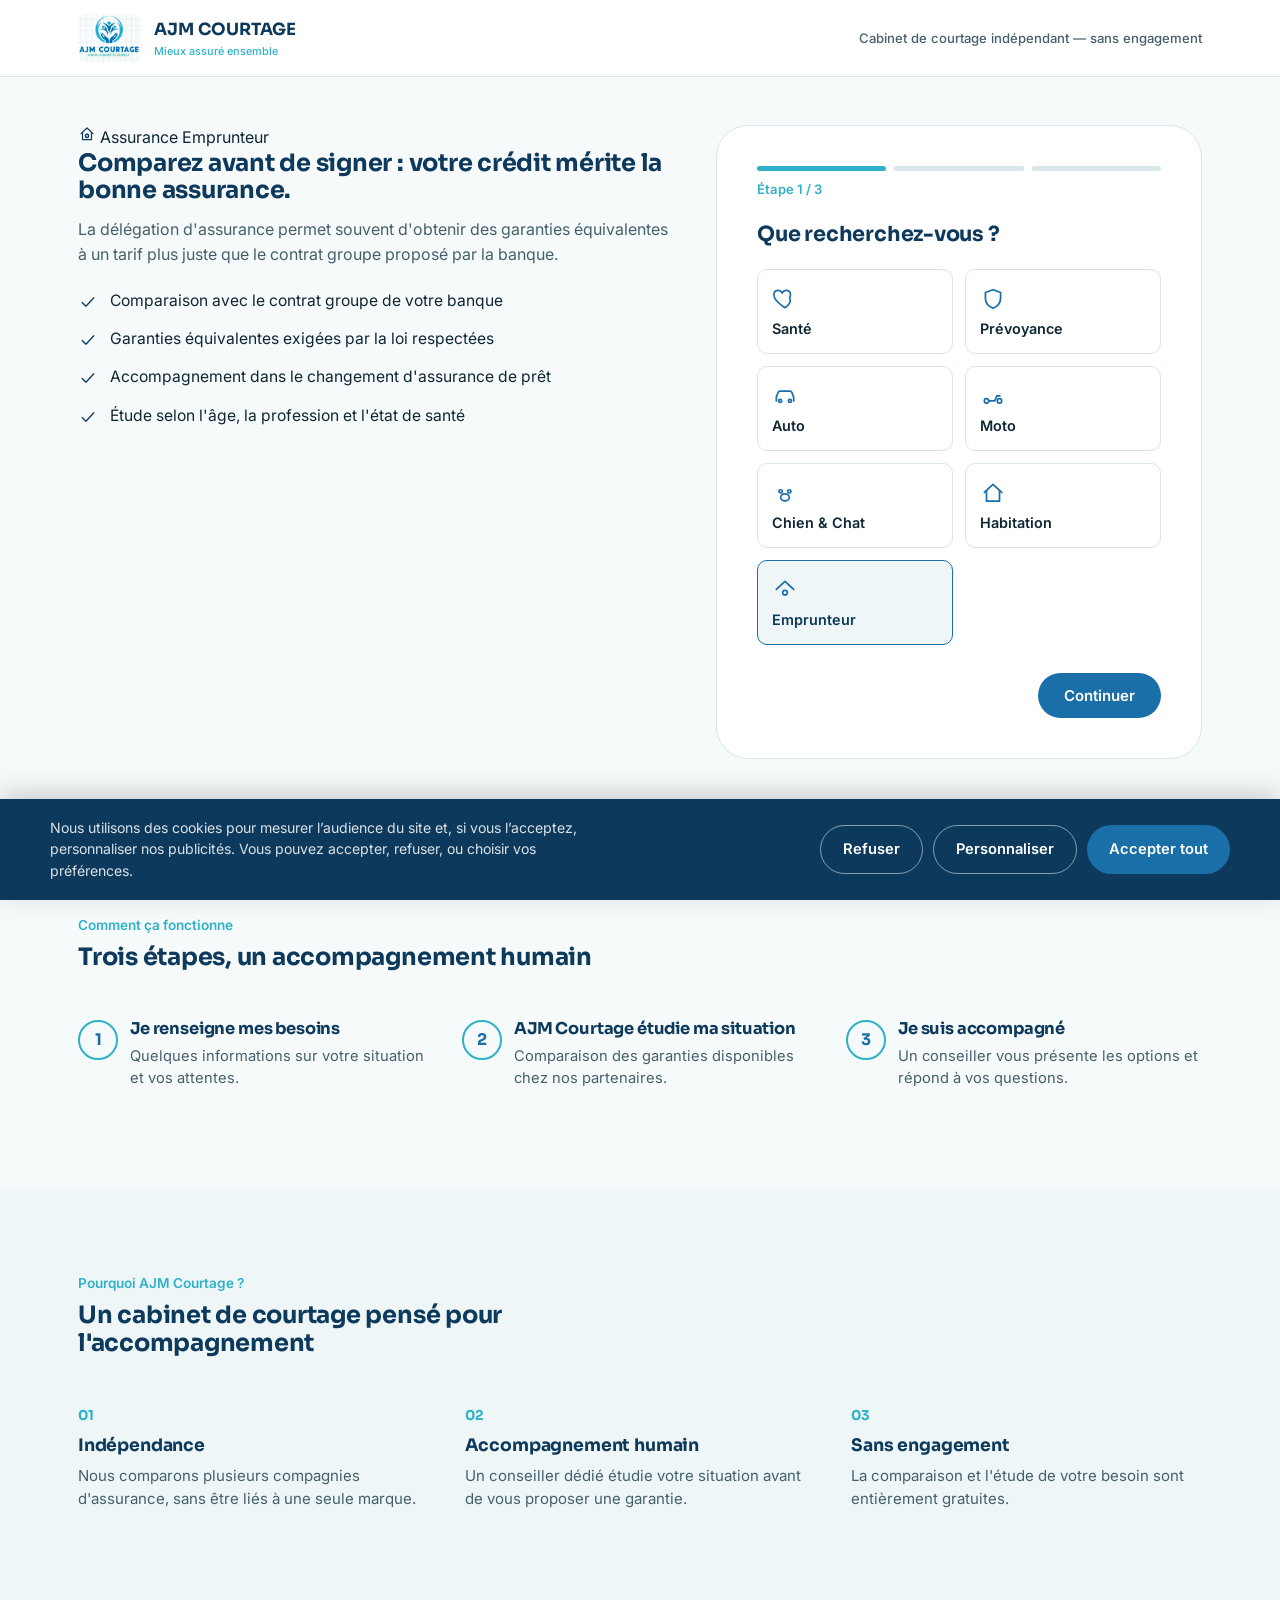
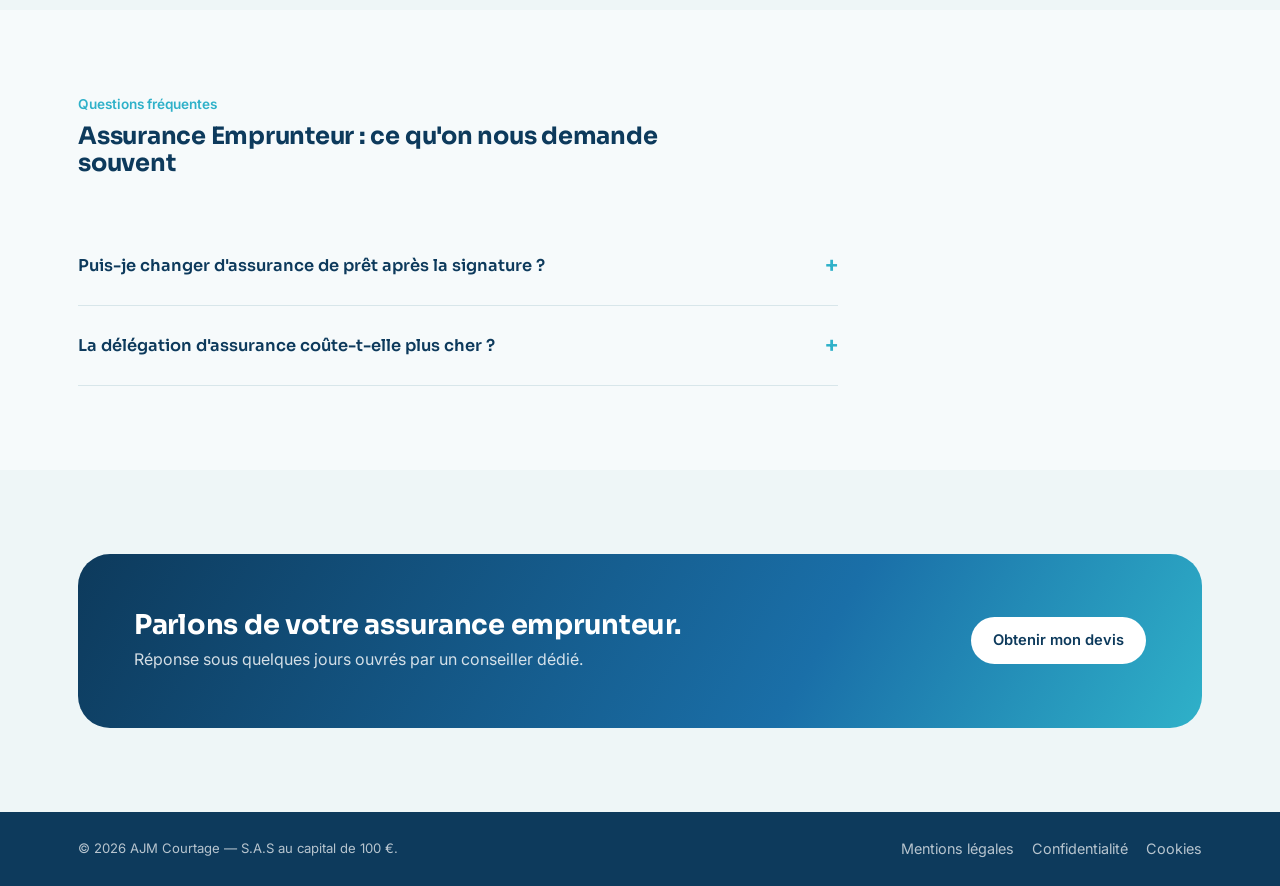
<file: lp/assurance-emprunteur.html>
<!DOCTYPE html>
<html lang="fr">
<head>
<meta charset="UTF-8" />
<meta name="viewport" content="width=device-width, initial-scale=1.0" />
<title>Assurance Emprunteur — AJM Courtage</title>
<meta name="description" content="La délégation d'assurance permet souvent d'obtenir des garanties équivalentes à un tarif plus juste que le contrat groupe proposé par la banque." />
<link rel="canonical" href="https://ajmcourtages.fr/lp/assurance-emprunteur.html" />
<meta property="og:type" content="website" />
<meta property="og:site_name" content="AJM Courtage" />
<meta property="og:title" content="Assurance Emprunteur — AJM Courtage" />
<meta property="og:description" content="La délégation d'assurance permet souvent d'obtenir des garanties équivalentes à un tarif plus juste que le contrat groupe proposé par la banque." />
<meta property="og:url" content="https://ajmcourtages.fr/lp/assurance-emprunteur.html" />
<meta name="twitter:card" content="summary" />
<meta name="twitter:title" content="Assurance Emprunteur — AJM Courtage" />
<meta name="twitter:description" content="La délégation d'assurance permet souvent d'obtenir des garanties équivalentes à un tarif plus juste que le contrat groupe proposé par la banque." />
<link rel="icon" href="../assets/logo.jpg" />
<link rel="preconnect" href="https://fonts.googleapis.com">
<link rel="preconnect" href="https://fonts.gstatic.com" crossorigin>
<link href="https://fonts.googleapis.com/css2?family=Sora:wght@500;600;700&family=Inter:wght@400;500;600&display=swap" rel="stylesheet">
<link rel="stylesheet" href="../styles.css" />
<!--
  Tracking marketing (GA4 / Meta Pixel / TikTok Pixel) : volontairement PAS
  chargé ici. Ces scripts déposent des cookies non essentiels et ne doivent
  s'exécuter qu'après consentement (RGPD). Voir consent.js, qui affiche le
  bandeau cookies et charge les 3 pixels uniquement si l'utilisateur accepte.
  Les identifiants réels (GA4/Meta/TikTok) sont à renseigner en haut de ce
  fichier, à la place des placeholders indiqués.
-->
</head>
<body data-page="lp-assurance-emprunteur" data-product="assurance-emprunteur">
<header class="lp-header">
  <div class="wrap">
    <a class="brand" href="../index.html">
      <img src="../assets/logo.jpg" alt="Logo AJM Courtage" />
      <span>
        <span class="brand-name">AJM COURTAGE</span>
        <span class="brand-tag">Mieux assuré ensemble</span>
      </span>
    </a>
    <span class="lp-trust-line">Cabinet de courtage indépendant — sans engagement</span>
  </div>
</header>

<main>
  <section class="lp-hero">
    <div class="wrap lp-hero-grid">
      <div>
        <span class="badge"><svg width="18" height="18" viewBox="0 0 24 24" fill="none" stroke="#0d3a5c" stroke-width="1.6"><path d="M4 11.5 12 4l8 7.5" stroke-linecap="round" stroke-linejoin="round"/><path d="M6 10v9.5h12V10" stroke-linecap="round" stroke-linejoin="round"/><circle cx="12" cy="14.5" r="2.3"/><path d="M12 12.2v1M12 15.7v1" stroke-linecap="round"/></svg> Assurance Emprunteur</span>
        <h1>Comparez avant de signer : votre crédit mérite la bonne assurance.</h1>
        <p class="lead">La délégation d'assurance permet souvent d'obtenir des garanties équivalentes à un tarif plus juste que le contrat groupe proposé par la banque.</p>
        <ul class="benefits-list lp-hero-benefits">
          <li><svg width="20" height="20" viewBox="0 0 24 24" fill="none" stroke="#0d3a5c" stroke-width="1.6"><path d="M5 12.5 9.5 17 19 7" stroke-linecap="round" stroke-linejoin="round"/></svg><span>Comparaison avec le contrat groupe de votre banque</span></li>
<li><svg width="20" height="20" viewBox="0 0 24 24" fill="none" stroke="#0d3a5c" stroke-width="1.6"><path d="M5 12.5 9.5 17 19 7" stroke-linecap="round" stroke-linejoin="round"/></svg><span>Garanties équivalentes exigées par la loi respectées</span></li>
<li><svg width="20" height="20" viewBox="0 0 24 24" fill="none" stroke="#0d3a5c" stroke-width="1.6"><path d="M5 12.5 9.5 17 19 7" stroke-linecap="round" stroke-linejoin="round"/></svg><span>Accompagnement dans le changement d'assurance de prêt</span></li>
<li><svg width="20" height="20" viewBox="0 0 24 24" fill="none" stroke="#0d3a5c" stroke-width="1.6"><path d="M5 12.5 9.5 17 19 7" stroke-linecap="round" stroke-linejoin="round"/></svg><span>Étude selon l'âge, la profession et l'état de santé</span></li>

        </ul>
      </div>
      <div id="lead-form" class="lead-form" data-preselect="assurance-emprunteur"></div>
    </div>
  </section>

  <section>
    <div class="wrap">
      <div class="section-head">
        <span class="kicker">Comment ça fonctionne</span>
        <h2>Trois étapes, un accompagnement humain</h2>
      </div>
      <div class="steps">
        <div class="step"><h3>Je renseigne mes besoins</h3><p>Quelques informations sur votre situation et vos attentes.</p></div>
        <div class="step"><h3>AJM Courtage étudie ma situation</h3><p>Comparaison des garanties disponibles chez nos partenaires.</p></div>
        <div class="step"><h3>Je suis accompagné</h3><p>Un conseiller vous présente les options et répond à vos questions.</p></div>
      </div>
    </div>
  </section>

  <section class="section-alt">
    <div class="wrap">
      <div class="section-head">
        <span class="kicker">Pourquoi AJM Courtage ?</span>
        <h2>Un cabinet de courtage pensé pour l'accompagnement</h2>
      </div>
      <div class="reasons">
        <div class="reason"><div class="num">01</div><h3>Indépendance</h3><p>Nous comparons plusieurs compagnies d'assurance, sans être liés à une seule marque.</p></div>
<div class="reason"><div class="num">02</div><h3>Accompagnement humain</h3><p>Un conseiller dédié étudie votre situation avant de vous proposer une garantie.</p></div>
<div class="reason"><div class="num">03</div><h3>Sans engagement</h3><p>La comparaison et l'étude de votre besoin sont entièrement gratuites.</p></div>

      </div>
    </div>
  </section>

  <section>
    <div class="wrap">
      <div class="section-head">
        <span class="kicker">Questions fréquentes</span>
        <h2>Assurance Emprunteur : ce qu'on nous demande souvent</h2>
      </div>
      <div class="faq-list">
        <details class="faq-item"><summary>Puis-je changer d'assurance de prêt après la signature ?</summary><p>Oui, la loi permet de résilier et changer d'assurance emprunteur à tout moment, à condition que les nouvelles garanties soient équivalentes.</p></details>
<details class="faq-item"><summary>La délégation d'assurance coûte-t-elle plus cher ?</summary><p>Le plus souvent non : elle est en général plus compétitive que le contrat groupe bancaire, à garanties comparables.</p></details>

      </div>
    </div>
  </section>

  <section class="section-alt">
    <div class="wrap">
      <div class="cta-band lp-final-cta">
        <div>
          <h2>Parlons de votre assurance emprunteur.</h2>
          <p>Réponse sous quelques jours ouvrés par un conseiller dédié.</p>
        </div>
        <a class="btn btn-primary" href="#lead-form">Obtenir mon devis</a>
      </div>
    </div>
  </section>
</main>
<footer class="lp-footer">
  <div class="wrap lp-footer-inner">
    <span>© 2026 AJM Courtage — S.A.S au capital de 100 €.</span>
    <div class="lp-footer-links">
      <a href="../mentions-legales.html">Mentions légales</a>
      <a href="../confidentialite.html">Confidentialité</a>
      <a href="../cookies.html">Cookies</a>
    </div>
  </div>
</footer>
<script src="../consent.js" defer></script>
<script src="../tracking.js" defer></script>
<script src="../form.js" defer></script>
</body>
</html>
</file>
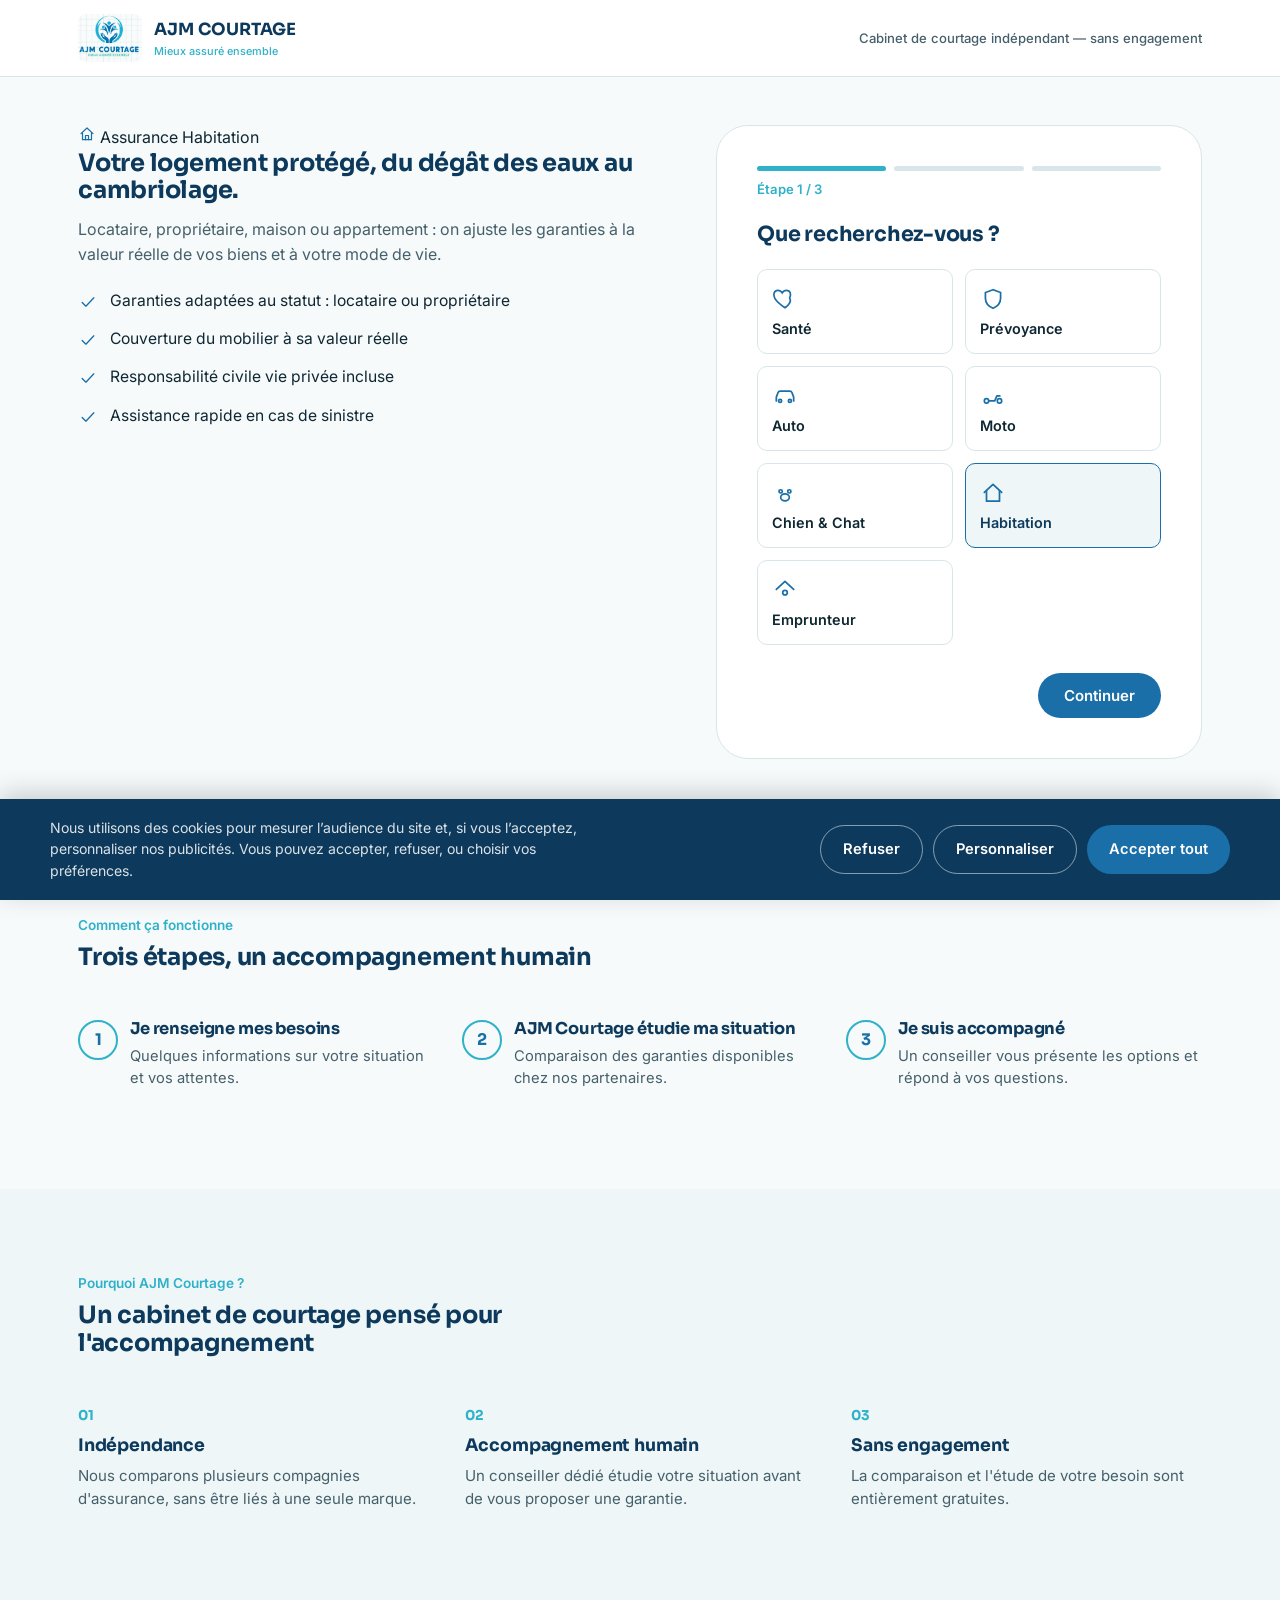
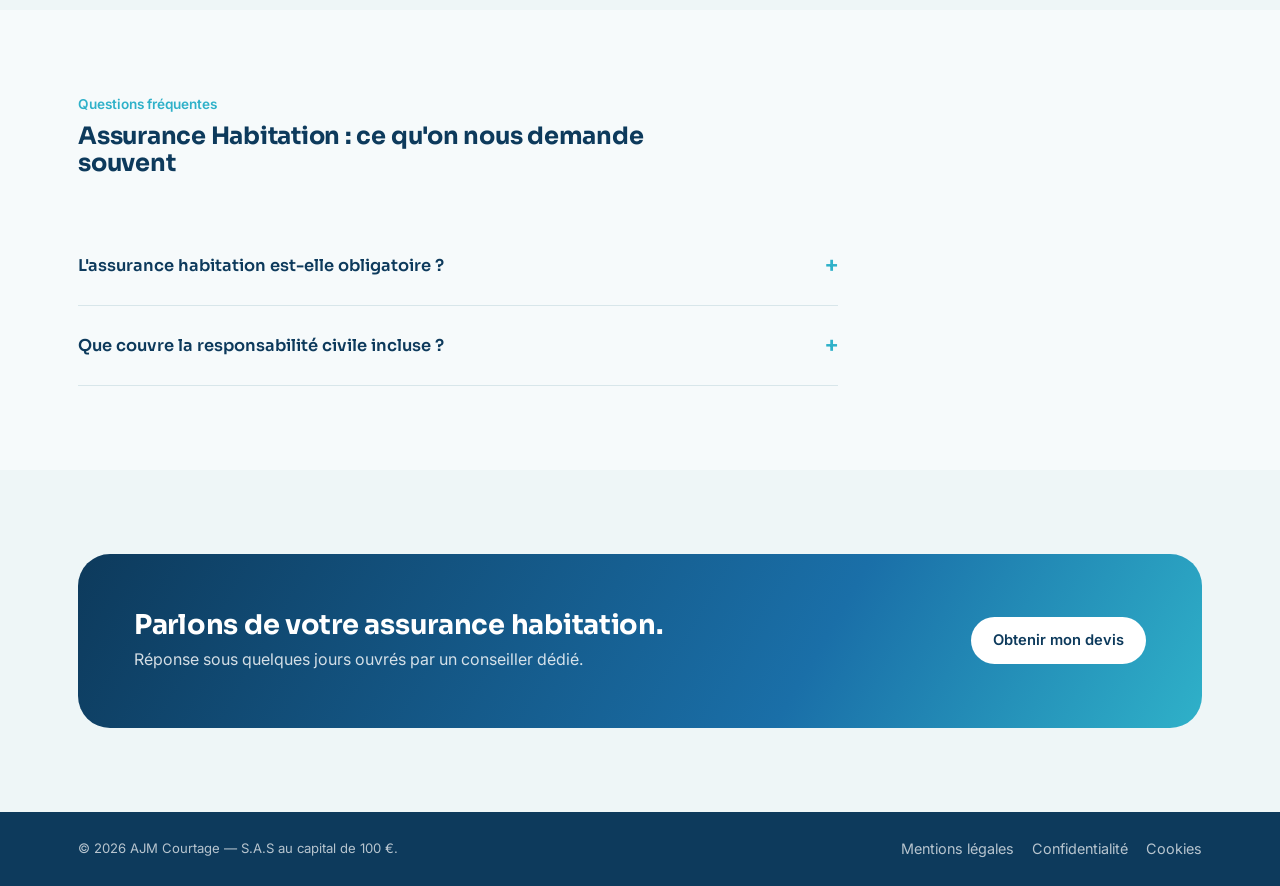
<file: lp/assurance-habitation.html>
<!DOCTYPE html>
<html lang="fr">
<head>
<meta charset="UTF-8" />
<meta name="viewport" content="width=device-width, initial-scale=1.0" />
<title>Assurance Habitation — AJM Courtage</title>
<meta name="description" content="Locataire, propriétaire, maison ou appartement : on ajuste les garanties à la valeur réelle de vos biens et à votre mode de vie." />
<link rel="canonical" href="https://ajmcourtages.fr/lp/assurance-habitation.html" />
<meta property="og:type" content="website" />
<meta property="og:site_name" content="AJM Courtage" />
<meta property="og:title" content="Assurance Habitation — AJM Courtage" />
<meta property="og:description" content="Locataire, propriétaire, maison ou appartement : on ajuste les garanties à la valeur réelle de vos biens et à votre mode de vie." />
<meta property="og:url" content="https://ajmcourtages.fr/lp/assurance-habitation.html" />
<meta name="twitter:card" content="summary" />
<meta name="twitter:title" content="Assurance Habitation — AJM Courtage" />
<meta name="twitter:description" content="Locataire, propriétaire, maison ou appartement : on ajuste les garanties à la valeur réelle de vos biens et à votre mode de vie." />
<link rel="icon" href="../assets/logo.jpg" />
<link rel="preconnect" href="https://fonts.googleapis.com">
<link rel="preconnect" href="https://fonts.gstatic.com" crossorigin>
<link href="https://fonts.googleapis.com/css2?family=Sora:wght@500;600;700&family=Inter:wght@400;500;600&display=swap" rel="stylesheet">
<link rel="stylesheet" href="../styles.css" />
<!--
  Tracking marketing (GA4 / Meta Pixel / TikTok Pixel) : volontairement PAS
  chargé ici. Ces scripts déposent des cookies non essentiels et ne doivent
  s'exécuter qu'après consentement (RGPD). Voir consent.js, qui affiche le
  bandeau cookies et charge les 3 pixels uniquement si l'utilisateur accepte.
  Les identifiants réels (GA4/Meta/TikTok) sont à renseigner en haut de ce
  fichier, à la place des placeholders indiqués.
-->
</head>
<body data-page="lp-assurance-habitation" data-product="assurance-habitation">
<header class="lp-header">
  <div class="wrap">
    <a class="brand" href="../index.html">
      <img src="../assets/logo.jpg" alt="Logo AJM Courtage" />
      <span>
        <span class="brand-name">AJM COURTAGE</span>
        <span class="brand-tag">Mieux assuré ensemble</span>
      </span>
    </a>
    <span class="lp-trust-line">Cabinet de courtage indépendant — sans engagement</span>
  </div>
</header>

<main>
  <section class="lp-hero">
    <div class="wrap lp-hero-grid">
      <div>
        <span class="badge"><svg width="18" height="18" viewBox="0 0 24 24" fill="none" stroke="#1a6fa8" stroke-width="1.6"><path d="M4 11.5 12 4l8 7.5" stroke-linecap="round" stroke-linejoin="round"/><path d="M6 10v9.5h12V10" stroke-linecap="round" stroke-linejoin="round"/><path d="M10 19.5V14h4v5.5" stroke-linecap="round" stroke-linejoin="round"/></svg> Assurance Habitation</span>
        <h1>Votre logement protégé, du dégât des eaux au cambriolage.</h1>
        <p class="lead">Locataire, propriétaire, maison ou appartement : on ajuste les garanties à la valeur réelle de vos biens et à votre mode de vie.</p>
        <ul class="benefits-list lp-hero-benefits">
          <li><svg width="20" height="20" viewBox="0 0 24 24" fill="none" stroke="#1a6fa8" stroke-width="1.6"><path d="M5 12.5 9.5 17 19 7" stroke-linecap="round" stroke-linejoin="round"/></svg><span>Garanties adaptées au statut : locataire ou propriétaire</span></li>
<li><svg width="20" height="20" viewBox="0 0 24 24" fill="none" stroke="#1a6fa8" stroke-width="1.6"><path d="M5 12.5 9.5 17 19 7" stroke-linecap="round" stroke-linejoin="round"/></svg><span>Couverture du mobilier à sa valeur réelle</span></li>
<li><svg width="20" height="20" viewBox="0 0 24 24" fill="none" stroke="#1a6fa8" stroke-width="1.6"><path d="M5 12.5 9.5 17 19 7" stroke-linecap="round" stroke-linejoin="round"/></svg><span>Responsabilité civile vie privée incluse</span></li>
<li><svg width="20" height="20" viewBox="0 0 24 24" fill="none" stroke="#1a6fa8" stroke-width="1.6"><path d="M5 12.5 9.5 17 19 7" stroke-linecap="round" stroke-linejoin="round"/></svg><span>Assistance rapide en cas de sinistre</span></li>

        </ul>
      </div>
      <div id="lead-form" class="lead-form" data-preselect="assurance-habitation"></div>
    </div>
  </section>

  <section>
    <div class="wrap">
      <div class="section-head">
        <span class="kicker">Comment ça fonctionne</span>
        <h2>Trois étapes, un accompagnement humain</h2>
      </div>
      <div class="steps">
        <div class="step"><h3>Je renseigne mes besoins</h3><p>Quelques informations sur votre situation et vos attentes.</p></div>
        <div class="step"><h3>AJM Courtage étudie ma situation</h3><p>Comparaison des garanties disponibles chez nos partenaires.</p></div>
        <div class="step"><h3>Je suis accompagné</h3><p>Un conseiller vous présente les options et répond à vos questions.</p></div>
      </div>
    </div>
  </section>

  <section class="section-alt">
    <div class="wrap">
      <div class="section-head">
        <span class="kicker">Pourquoi AJM Courtage ?</span>
        <h2>Un cabinet de courtage pensé pour l'accompagnement</h2>
      </div>
      <div class="reasons">
        <div class="reason"><div class="num">01</div><h3>Indépendance</h3><p>Nous comparons plusieurs compagnies d'assurance, sans être liés à une seule marque.</p></div>
<div class="reason"><div class="num">02</div><h3>Accompagnement humain</h3><p>Un conseiller dédié étudie votre situation avant de vous proposer une garantie.</p></div>
<div class="reason"><div class="num">03</div><h3>Sans engagement</h3><p>La comparaison et l'étude de votre besoin sont entièrement gratuites.</p></div>

      </div>
    </div>
  </section>

  <section>
    <div class="wrap">
      <div class="section-head">
        <span class="kicker">Questions fréquentes</span>
        <h2>Assurance Habitation : ce qu'on nous demande souvent</h2>
      </div>
      <div class="faq-list">
        <details class="faq-item"><summary>L'assurance habitation est-elle obligatoire ?</summary><p>Elle est obligatoire pour les locataires. Pour les propriétaires occupants, elle est fortement recommandée mais pas légalement imposée, sauf copropriété.</p></details>
<details class="faq-item"><summary>Que couvre la responsabilité civile incluse ?</summary><p>Elle couvre les dommages que vous, ou les personnes vivant sous votre toit, pourriez causer involontairement à un tiers.</p></details>

      </div>
    </div>
  </section>

  <section class="section-alt">
    <div class="wrap">
      <div class="cta-band lp-final-cta">
        <div>
          <h2>Parlons de votre assurance habitation.</h2>
          <p>Réponse sous quelques jours ouvrés par un conseiller dédié.</p>
        </div>
        <a class="btn btn-primary" href="#lead-form">Obtenir mon devis</a>
      </div>
    </div>
  </section>
</main>
<footer class="lp-footer">
  <div class="wrap lp-footer-inner">
    <span>© 2026 AJM Courtage — S.A.S au capital de 100 €.</span>
    <div class="lp-footer-links">
      <a href="../mentions-legales.html">Mentions légales</a>
      <a href="../confidentialite.html">Confidentialité</a>
      <a href="../cookies.html">Cookies</a>
    </div>
  </div>
</footer>
<script src="../consent.js" defer></script>
<script src="../tracking.js" defer></script>
<script src="../form.js" defer></script>
</body>
</html>
</file>
<file: styles.css>
/* ============================================================
   AJM COURTAGE — Design system
   Palette pulled from the logo: deep sea-blue + cyan, on a
   near-white cool background. Motif: the arc / orbit from the
   logo mark, reused as a structural "protection" device.
   Type: Sora (headlines, has the geometric-but-warm character
   of the logo's rounded forms) + Inter (body, highly legible).
   ============================================================ */

:root {
  --navy: #0d3a5c;
  --deep-blue: #1a6fa8;
  --teal: #2fb1c9;
  --cyan: #5fd0dd;
  --mint-glow: #8fe9d4;
  --ink: #0f2733;
  --ink-soft: #46606b;
  --paper: #f6fafb;
  --paper-alt: #eef6f7;
  --white: #ffffff;
  --line: #d8e6ea;

  --font-head: "Sora", "Segoe UI", sans-serif;
  --font-body: "Inter", "Segoe UI", sans-serif;

  --radius-s: 10px;
  --radius-m: 18px;
  --radius-l: 32px;
  --max: 1180px;
}

* { box-sizing: border-box; }
html { scroll-behavior: smooth; }
body {
  margin: 0;
  font-family: var(--font-body);
  color: var(--ink);
  background: var(--paper);
  line-height: 1.55;
  -webkit-font-smoothing: antialiased;
}
img { max-width: 100%; display: block; }
a { color: inherit; text-decoration: none; }
h1, h2, h3, h4 {
  font-family: var(--font-head);
  color: var(--navy);
  margin: 0 0 0.5em;
  line-height: 1.15;
  letter-spacing: -0.01em;
}
p { margin: 0 0 1em; color: var(--ink-soft); max-width: 62ch; }
.wrap {
  max-width: var(--max);
  margin: 0 auto;
  padding: 0 28px;
}
@media (prefers-reduced-motion: reduce) {
  * { animation: none !important; transition: none !important; }
}
:focus-visible {
  outline: 3px solid var(--teal);
  outline-offset: 3px;
}

/* ---------- Header ---------- */
.site-header {
  position: sticky;
  top: 0;
  z-index: 40;
  background: rgba(246, 250, 251, 0.92);
  backdrop-filter: blur(8px);
  border-bottom: 1px solid var(--line);
}
.site-header .wrap {
  display: flex;
  align-items: center;
  justify-content: space-between;
  height: 76px;
}
.brand {
  display: flex;
  align-items: center;
  gap: 12px;
}
.brand img { height: 48px; width: auto; border-radius: 8px; }
.brand-name {
  font-family: var(--font-head);
  font-weight: 700;
  font-size: 1.05rem;
  color: var(--navy);
}
.brand-tag {
  display: block;
  font-family: var(--font-body);
  font-weight: 500;
  font-size: 0.68rem;
  color: var(--teal);
}
nav.main-nav {
  display: flex;
  align-items: center;
  gap: 30px;
}
nav.main-nav a {
  font-size: 0.94rem;
  font-weight: 500;
  color: var(--ink);
  padding: 6px 0;
  border-bottom: 2px solid transparent;
  transition: border-color 0.15s ease, color 0.15s ease;
}
nav.main-nav a:hover,
nav.main-nav a.active {
  color: var(--deep-blue);
  border-bottom-color: var(--teal);
}
nav.main-nav.open {
  display: flex;
  position: absolute;
  top: 76px;
  left: 0; right: 0;
  background: var(--white);
  flex-direction: column;
  align-items: flex-start;
  padding: 20px 28px 28px;
  border-bottom: 1px solid var(--line);
  gap: 18px;
}
nav.main-nav .nav-cta-mobile { display: none; }
nav.main-nav.open .nav-cta-mobile { display: inline-flex; margin-top: 4px; }
.nav-toggle { display: none; }
.btn {
  display: inline-flex;
  align-items: center;
  gap: 8px;
  font-family: var(--font-body);
  font-weight: 600;
  font-size: 0.92rem;
  padding: 12px 22px;
  border-radius: 999px;
  border: none;
  cursor: pointer;
}
.btn-primary {
  background: var(--deep-blue);
  color: var(--white);
  transition: background 0.15s ease, transform 0.15s ease;
}
.btn-primary:hover { background: var(--navy); transform: translateY(-1px); }
.btn-ghost {
  background: transparent;
  color: var(--deep-blue);
  border: 1.5px solid var(--deep-blue);
}
.btn-ghost:hover { background: var(--paper-alt); }

@media (max-width: 880px) {
  nav.main-nav { display: none; }
  .header-cta { display: none; }
  .nav-toggle {
    display: inline-flex;
    align-items: center;
    justify-content: center;
    width: 44px; height: 44px;
    border-radius: 10px;
    border: 1px solid var(--line);
    background: var(--white);
  }
}

/* ---------- Hero ---------- */
.hero {
  position: relative;
  overflow: hidden;
  padding: 76px 0 96px;
}
.hero .wrap {
  display: grid;
  grid-template-columns: 1.1fr 0.9fr;
  gap: 48px;
  align-items: center;
}
.hero-eyebrow {
  font-size: 0.85rem;
  font-weight: 600;
  color: var(--teal);
  margin-bottom: 14px;
}
.hero h1 {
  font-size: clamp(2.1rem, 4vw, 3.2rem);
  max-width: 15ch;
}
.hero .lead {
  font-size: 1.08rem;
  max-width: 46ch;
  margin-bottom: 28px;
}
.hero-actions { display: flex; gap: 14px; flex-wrap: wrap; }

.arc-figure {
  position: relative;
  width: 100%;
  aspect-ratio: 1 / 1;
}
.arc-figure svg { width: 100%; height: 100%; }
.arc-figure img {
  width: 100%; height: 100%;
  object-fit: contain;
}

.hero-bg-arc {
  position: absolute;
  right: -220px;
  top: -160px;
  width: 620px;
  height: 620px;
  border-radius: 50%;
  border: 90px solid var(--paper-alt);
  z-index: -1;
}

/* ---------- Sections ---------- */
section { padding: 84px 0; }
.section-alt { background: var(--paper-alt); }
.devis-section {
  position: relative;
  background:
    linear-gradient(rgba(238, 246, 247, 0.94), rgba(238, 246, 247, 0.94)),
    url("assets/hero-family-hands.jpg");
  background-size: 620px auto;
  background-position: center 110%;
  background-repeat: no-repeat;
}
.section-head { max-width: 640px; margin-bottom: 48px; }
.section-head .kicker {
  color: var(--teal);
  font-weight: 600;
  font-size: 0.85rem;
  margin-bottom: 8px;
  display: block;
}

/* ---------- Product grid (Home) ---------- */
.product-grid {
  display: grid;
  grid-template-columns: repeat(auto-fit, minmax(230px, 1fr));
  gap: 20px;
}
.product-card {
  background: var(--white);
  border: 1px solid var(--line);
  border-radius: var(--radius-m);
  padding: 26px 24px;
  display: flex;
  flex-direction: column;
  gap: 12px;
  transition: border-color 0.15s ease, transform 0.15s ease;
}
.product-card:hover { border-color: var(--teal); transform: translateY(-3px); }
.product-icon {
  width: 60px; height: 60px;
  border-radius: 16px;
  display: flex; align-items: center; justify-content: center;
  background: var(--white);
  box-shadow: 0 0 0 1px var(--line), 0 6px 18px rgba(47, 177, 201, 0.18);
}
.product-card h3 { font-size: 1.12rem; margin-bottom: 2px; }
.product-card p { font-size: 0.93rem; margin-bottom: 6px; }
.product-card .card-link {
  margin-top: auto;
  font-weight: 600;
  font-size: 0.9rem;
  color: var(--deep-blue);
}

/* ---------- Why us ---------- */
.reasons {
  display: grid;
  grid-template-columns: repeat(auto-fit, minmax(240px, 1fr));
  gap: 36px;
}
.pourquoi-grid {
  display: grid;
  grid-template-columns: 1.15fr 0.85fr;
  gap: 48px;
  align-items: center;
}
.pourquoi-photo img {
  width: 100%;
  border-radius: var(--radius-l);
  object-fit: cover;
  aspect-ratio: 1000 / 558;
}
@media (max-width: 880px) {
  .pourquoi-grid { grid-template-columns: 1fr; }
  .pourquoi-photo { order: -1; }
}
.reason .num {
  font-family: var(--font-head);
  font-size: 0.85rem;
  color: var(--teal);
  font-weight: 700;
  margin-bottom: 10px;
}
.reason h3 { font-size: 1.08rem; margin-bottom: 8px; }
.reason p { font-size: 0.94rem; }

/* ---------- Steps ---------- */
.steps {
  display: grid;
  grid-template-columns: repeat(3, 1fr);
  gap: 28px;
  counter-reset: step;
}
.step {
  position: relative;
  padding-left: 52px;
}
.step::before {
  counter-increment: step;
  content: counter(step);
  position: absolute;
  left: 0; top: 0;
  width: 36px; height: 36px;
  border-radius: 50%;
  border: 2px solid var(--teal);
  color: var(--deep-blue);
  font-family: var(--font-head);
  font-weight: 700;
  display: flex; align-items: center; justify-content: center;
}
.step h3 { font-size: 1.02rem; margin-bottom: 6px; }
.step p { font-size: 0.92rem; }

@media (max-width: 780px) {
  .hero .wrap { grid-template-columns: 1fr; }
  .arc-figure { max-width: 340px; margin: 0 auto; }
  .steps { grid-template-columns: 1fr; }
}

/* ---------- CTA band ---------- */
.cta-band {
  background: linear-gradient(120deg, var(--navy), var(--deep-blue) 65%, var(--teal));
  color: var(--white);
  border-radius: var(--radius-l);
  padding: 56px;
  display: flex;
  align-items: center;
  justify-content: space-between;
  gap: 32px;
  flex-wrap: wrap;
}
.cta-band h2 { color: var(--white); font-size: 1.7rem; margin-bottom: 6px; }
.cta-band p { color: rgba(255,255,255,0.82); margin-bottom: 0; }
.cta-band .btn-primary { background: var(--white); color: var(--navy); }
.cta-band .btn-primary:hover { background: var(--paper); }

/* ---------- FAQ ---------- */
.faq-list { max-width: 760px; }
.faq-item {
  border-bottom: 1px solid var(--line);
  padding: 22px 0;
}
.faq-item summary {
  cursor: pointer;
  font-family: var(--font-head);
  font-weight: 600;
  color: var(--navy);
  font-size: 1.02rem;
  list-style: none;
  display: flex;
  justify-content: space-between;
  align-items: center;
  gap: 20px;
}
.faq-item summary::-webkit-details-marker { display: none; }
.faq-item summary::after {
  content: "+";
  font-size: 1.4rem;
  color: var(--teal);
  flex-shrink: 0;
}
.faq-item[open] summary::after { content: "–"; }
.faq-item p { margin-top: 12px; font-size: 0.95rem; }

/* ---------- Product page hero variant ---------- */
.product-hero {
  padding: 60px 0 80px;
}
.product-hero-grid {
  display: grid;
  grid-template-columns: 1.1fr 0.9fr;
  gap: 44px;
  align-items: center;
}
.product-hero-photo img {
  width: 100%;
  border-radius: var(--radius-l);
  object-fit: cover;
  aspect-ratio: 1000 / 558;
}
@media (max-width: 780px) {
  .product-hero-grid { grid-template-columns: 1fr; }
  .product-hero-photo { order: -1; }
}
.product-hero .badge {
  display: inline-flex;
  align-items: center;
  gap: 10px;
  background: var(--paper-alt);
  border-radius: 999px;
  padding: 8px 16px;
  font-size: 0.85rem;
  font-weight: 600;
  color: var(--deep-blue);
  margin-bottom: 20px;
}
.benefits-list {
  list-style: none;
  margin: 0; padding: 0;
  display: grid;
  gap: 14px;
}
.benefits-list li {
  display: flex;
  gap: 12px;
  align-items: flex-start;
  font-size: 0.98rem;
  color: var(--ink);
}
.benefits-list svg { flex-shrink: 0; margin-top: 3px; }

/* ---------- Ad landing pages (/lp/) ---------- */
.lp-header {
  border-bottom: 1px solid var(--line);
  background: var(--white);
}
.lp-header .wrap {
  display: flex;
  align-items: center;
  justify-content: space-between;
  height: 76px;
  gap: 16px;
}
.lp-trust-line {
  font-size: 0.82rem;
  color: var(--ink-soft);
  font-weight: 500;
}
.lp-hero { padding: 48px 0 72px; }
.lp-hero-grid {
  display: grid;
  grid-template-columns: 1.1fr 0.9fr;
  gap: 44px;
  align-items: start;
}
.lp-hero-benefits { margin-top: 22px; }
.lp-hero .lead-form { max-width: none; }
.lp-final-cta .btn-primary { background: var(--white); color: var(--navy); }
.lp-footer {
  background: var(--navy);
  color: rgba(255,255,255,0.7);
  padding: 26px 0;
}
.lp-footer-inner {
  display: flex;
  justify-content: space-between;
  flex-wrap: wrap;
  gap: 12px;
  font-size: 0.82rem;
}
.lp-footer-links { display: flex; gap: 18px; }
.lp-footer-links a { color: rgba(255,255,255,0.7); }
.lp-footer-links a:hover { color: var(--cyan); }

@media (max-width: 880px) {
  .lp-trust-line { display: none; }
}
@media (max-width: 780px) {
  .lp-hero-grid { grid-template-columns: 1fr; }
}

/* ---------- Lead form (multi-step) ---------- */
.lead-form {
  background: var(--white);
  border: 1px solid var(--line);
  border-radius: var(--radius-l);
  padding: 40px;
  max-width: 780px;
}
.lf-progress {
  display: flex;
  gap: 8px;
  margin-bottom: 8px;
}
.lf-progress span {
  flex: 1;
  height: 5px;
  border-radius: 999px;
  background: var(--line);
}
.lf-progress span.done { background: var(--teal); }
.lf-step-label {
  font-size: 0.82rem;
  font-weight: 600;
  color: var(--teal);
  margin-bottom: 24px;
  display: block;
}
.lf-title { font-size: 1.3rem; margin-bottom: 22px; }

.lf-option-grid {
  display: grid;
  grid-template-columns: repeat(auto-fill, minmax(150px, 1fr));
  gap: 12px;
  margin-bottom: 8px;
}
.lf-option {
  border: 1.5px solid var(--line);
  border-radius: var(--radius-s);
  padding: 16px 14px;
  cursor: pointer;
  display: flex;
  flex-direction: column;
  gap: 8px;
  background: var(--white);
  transition: border-color 0.15s ease, background 0.15s ease;
  text-align: left;
  font-family: var(--font-body);
  font-size: 0.9rem;
  font-weight: 600;
  color: var(--ink);
}
.lf-option:hover { border-color: var(--teal); }
.lf-option.selected {
  border-color: var(--deep-blue);
  background: var(--paper-alt);
  color: var(--navy);
}
.lf-option .ico { color: var(--deep-blue); }

.lf-checkbox-group {
  display: flex;
  flex-wrap: wrap;
  gap: 10px;
}
.lf-checkbox-option {
  display: flex;
  align-items: center;
  gap: 8px;
  border: 1.5px solid var(--line);
  border-radius: 999px;
  padding: 10px 16px;
  font-size: 0.9rem;
  font-weight: 600;
  color: var(--ink);
  cursor: pointer;
  transition: border-color 0.15s ease, background 0.15s ease;
}
.lf-checkbox-option:has(input:checked) {
  border-color: var(--deep-blue);
  background: var(--paper-alt);
  color: var(--navy);
}
.lf-checkbox-option input { accent-color: var(--deep-blue); width: 16px; height: 16px; }

.lf-stars {
  display: flex;
  gap: 6px;
}
.lf-star {
  background: none;
  border: none;
  font-size: 1.8rem;
  line-height: 1;
  color: var(--line);
  cursor: pointer;
  padding: 2px;
  transition: color 0.15s ease, transform 0.1s ease;
}
.lf-star:hover { transform: scale(1.1); }
.lf-star.filled { color: var(--teal); }

.lf-field { margin-bottom: 20px; }
.lf-field label {
  display: block;
  font-size: 0.9rem;
  font-weight: 600;
  color: var(--navy);
  margin-bottom: 8px;
}
.lf-field input,
.lf-field select {
  width: 100%;
  font-family: var(--font-body);
  font-size: 0.98rem;
  padding: 13px 14px;
  border: 1.5px solid var(--line);
  border-radius: var(--radius-s);
  background: var(--white);
  color: var(--ink);
}
.lf-field input:focus,
.lf-field select:focus {
  border-color: var(--teal);
  outline: none;
}
.lf-error {
  color: #c23b3b;
  font-size: 0.83rem;
  margin-top: 6px;
  display: none;
}
.lf-field.invalid input,
.lf-field.invalid select { border-color: #c23b3b; }
.lf-field.invalid .lf-error { display: block; }

.lf-hp { position: absolute; opacity: 0; height: 0; width: 0; overflow: hidden; }

.lf-actions {
  display: flex;
  justify-content: space-between;
  align-items: center;
  margin-top: 28px;
}
.lf-back {
  background: none;
  border: none;
  color: var(--ink-soft);
  font-weight: 600;
  font-size: 0.92rem;
  cursor: pointer;
  padding: 12px 6px;
}
.lf-back:disabled { visibility: hidden; }
.lf-next {
  font-family: var(--font-body);
  font-weight: 600;
  font-size: 0.94rem;
  padding: 13px 26px;
  border-radius: 999px;
  border: none;
  background: var(--deep-blue);
  color: var(--white);
  cursor: pointer;
}
.lf-next:hover { background: var(--navy); }

.lf-confirm {
  text-align: center;
  padding: 20px 0;
}
.lf-confirm .lf-check {
  width: 64px; height: 64px;
  border-radius: 50%;
  background: var(--paper-alt);
  color: var(--teal);
  display: flex; align-items: center; justify-content: center;
  margin: 0 auto 20px;
}
.lf-confirm h3 { font-size: 1.25rem; margin-bottom: 10px; }
.lf-confirm p { margin: 0 auto 6px; }

@media (max-width: 600px) {
  .lead-form { padding: 26px 20px; }
}

/* ---------- Legal pages ---------- */
.legal-body h2 {
  font-size: 1.1rem;
  margin-top: 32px;
}
.legal-body p { font-size: 0.95rem; max-width: 70ch; }
.cookie-prefs {
  background: var(--paper-alt);
  border-radius: var(--radius-m);
  padding: 24px;
  margin-top: 12px;
}
.cookie-toggle {
  display: flex;
  align-items: center;
  gap: 12px;
  font-size: 0.92rem;
  margin-bottom: 14px;
  cursor: pointer;
}
.cookie-toggle input { width: 18px; height: 18px; }

/* ---------- Legal pages ---------- */
.legal-body h2 {
  font-size: 1.1rem;
  margin-top: 34px;
}
.legal-body p { font-size: 0.96rem; max-width: none; }
.cookie-prefs {
  background: var(--paper-alt);
  border-radius: var(--radius-m);
  padding: 24px;
  margin-top: 16px;
}
.cookie-toggle {
  display: flex;
  align-items: center;
  gap: 12px;
  font-size: 0.94rem;
  font-weight: 500;
  color: var(--ink);
  padding: 10px 0;
  cursor: pointer;
}
.cookie-toggle input { width: 18px; height: 18px; accent-color: var(--deep-blue); }

/* ---------- Legal pages ---------- */
.legal-body h2 {
  font-size: 1.15rem;
  margin-top: 32px;
}
.legal-body p { font-size: 0.96rem; }
.legal-body a { color: var(--deep-blue); text-decoration: underline; }
.cookie-prefs {
  background: var(--paper-alt);
  border-radius: var(--radius-m);
  padding: 24px;
  margin-top: 16px;
}
.cookie-toggle {
  display: flex;
  align-items: center;
  gap: 12px;
  padding: 10px 0;
  font-size: 0.94rem;
  color: var(--ink);
  cursor: pointer;
}
.cookie-toggle input { width: 18px; height: 18px; accent-color: var(--deep-blue); }

/* ---------- Cookie consent banner ---------- */
.cookie-banner {
  position: fixed;
  left: 0; right: 0; bottom: 0;
  z-index: 100;
  background: var(--navy);
  color: rgba(255,255,255,0.9);
  padding: 18px 24px;
  box-shadow: 0 -6px 24px rgba(0,0,0,0.18);
}
.cookie-banner-inner {
  max-width: var(--max);
  margin: 0 auto;
  display: flex;
  align-items: center;
  justify-content: space-between;
  gap: 24px;
  flex-wrap: wrap;
}
.cookie-banner-inner p {
  color: rgba(255,255,255,0.85);
  font-size: 0.88rem;
  margin: 0;
  max-width: 62ch;
}
.cookie-banner-actions {
  display: flex;
  gap: 10px;
  flex-wrap: wrap;
}
.cookie-banner .btn-ghost {
  border-color: rgba(255,255,255,0.5);
  color: var(--white);
}
.cookie-banner .btn-ghost:hover { background: rgba(255,255,255,0.1); }
@media (max-width: 700px) {
  .cookie-banner-inner { flex-direction: column; align-items: flex-start; }
}

/* ---------- Footer ---------- */
footer {
  background: var(--navy);
  color: rgba(255,255,255,0.78);
  padding: 60px 0 30px;
}
.footer-grid {
  display: grid;
  grid-template-columns: 1.4fr repeat(3, 1fr);
  gap: 36px;
  margin-bottom: 40px;
}
.footer-brand img { height: 42px; margin-bottom: 14px; border-radius: 8px; }
.footer-brand p { color: rgba(255,255,255,0.65); font-size: 0.9rem; max-width: 32ch; }
footer h4 {
  color: var(--white);
  font-size: 0.88rem;
  margin-bottom: 14px;
}
footer ul { list-style: none; margin: 0; padding: 0; display: grid; gap: 10px; }
footer a { color: rgba(255,255,255,0.7); font-size: 0.9rem; }
footer a:hover { color: var(--cyan); }
.footer-bottom {
  border-top: 1px solid rgba(255,255,255,0.15);
  padding-top: 22px;
  display: flex;
  justify-content: space-between;
  flex-wrap: wrap;
  gap: 10px;
  font-size: 0.82rem;
  color: rgba(255,255,255,0.55);
}
@media (max-width: 780px) {
  .footer-grid { grid-template-columns: 1fr 1fr; }
}
</file>
